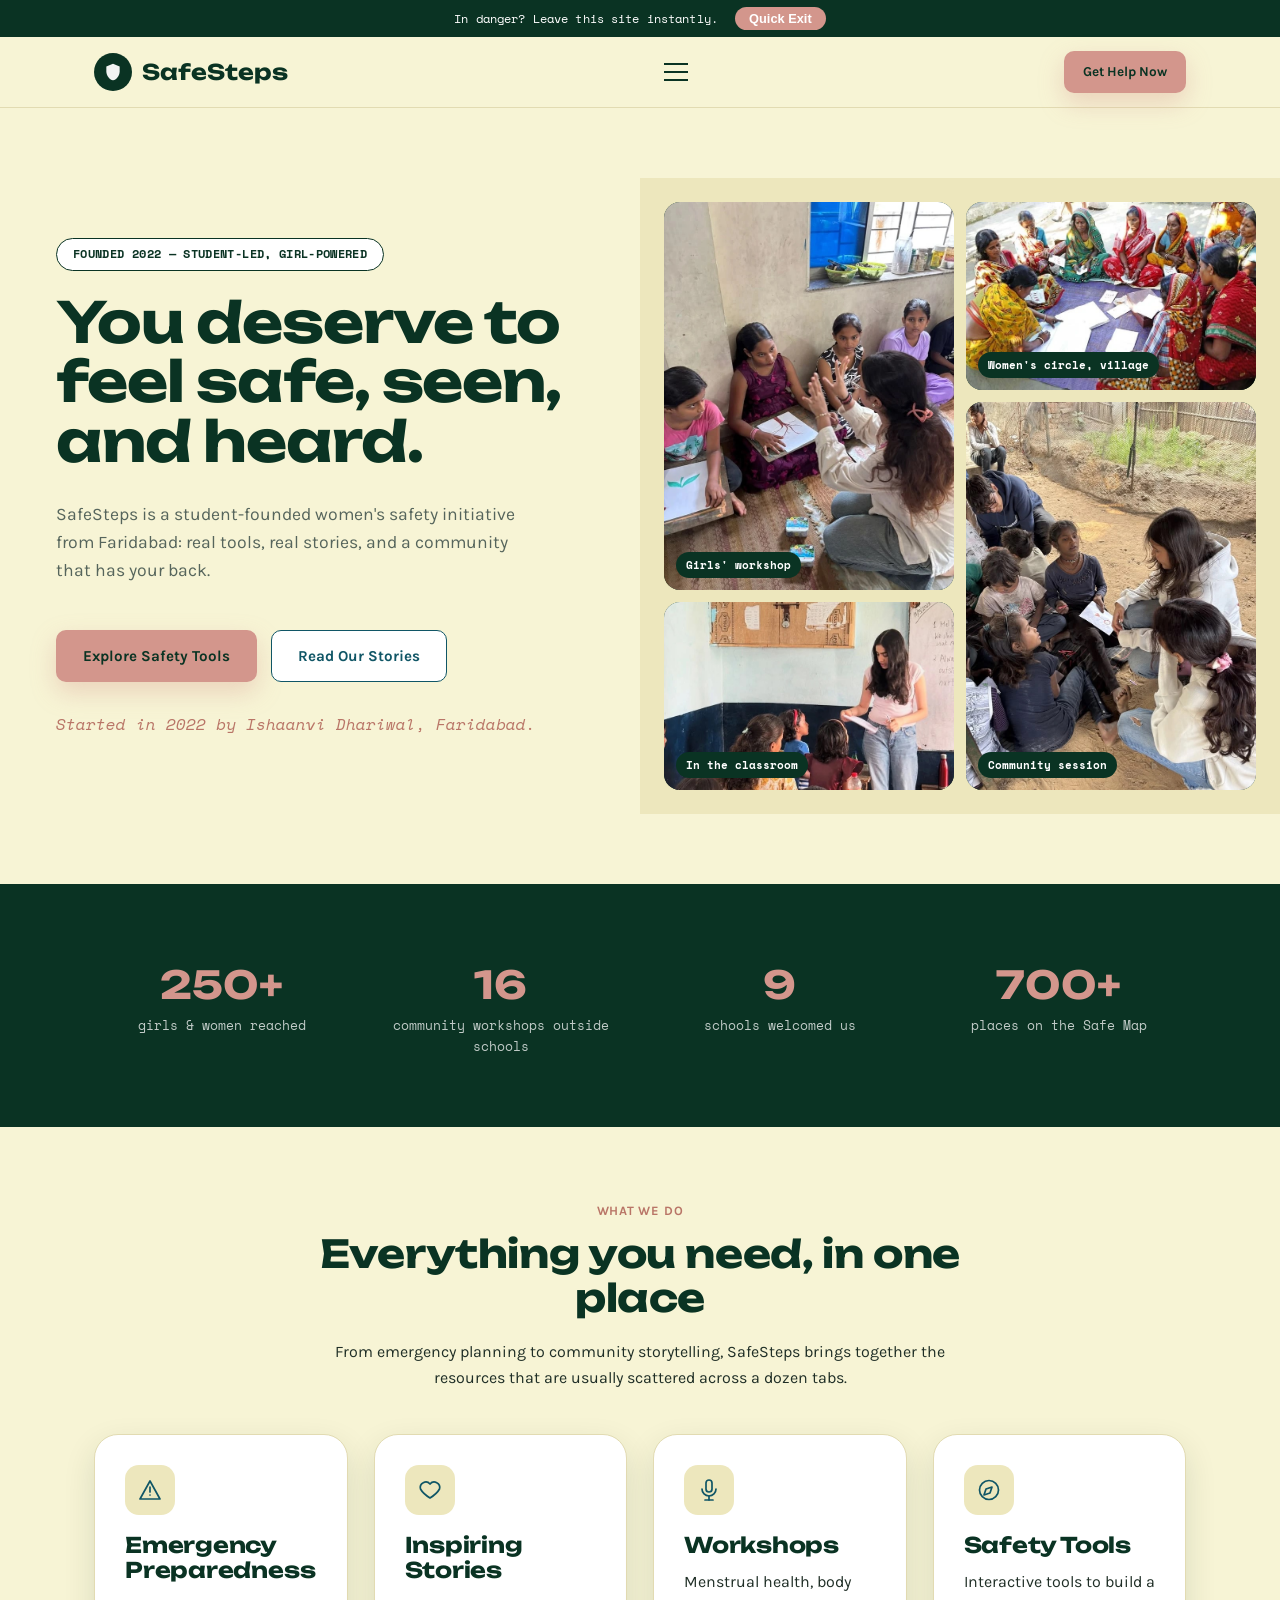
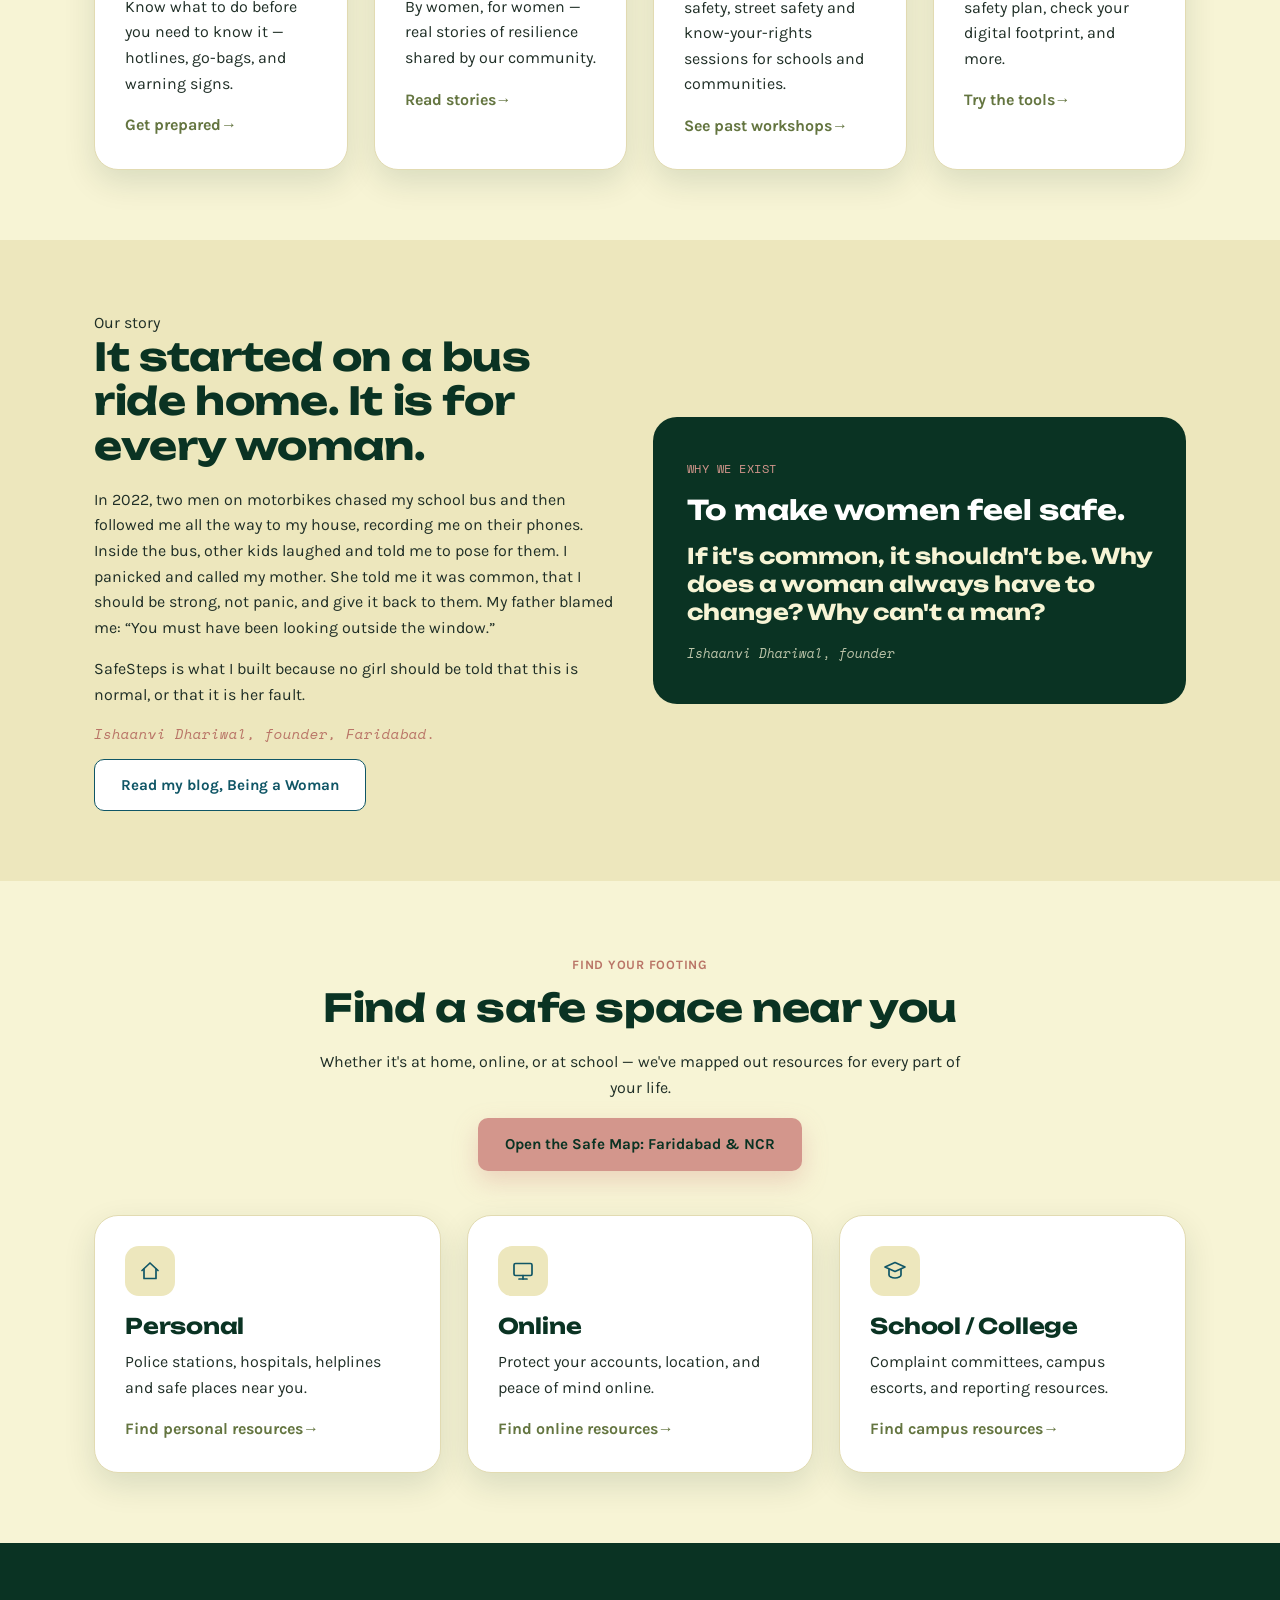
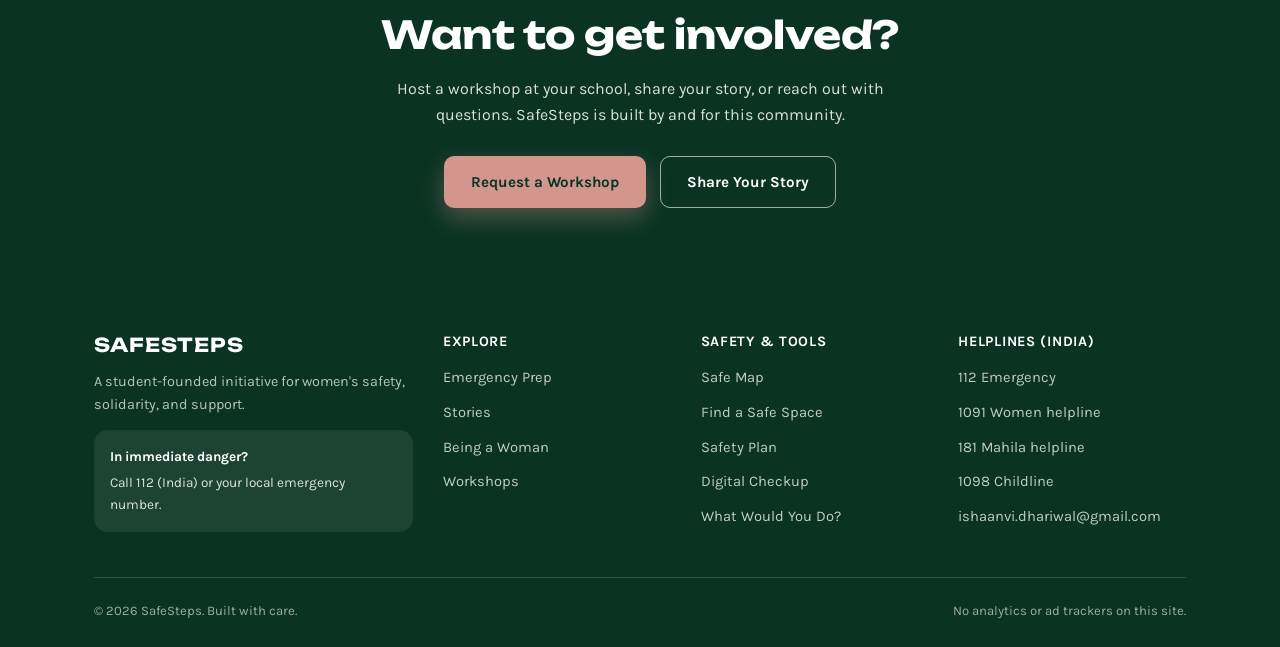
<file: index.html>
<!DOCTYPE html>
<html lang="en">
<head>
<meta charset="UTF-8" />
<meta name="viewport" content="width=device-width, initial-scale=1.0" />
<title>SafeSteps — Safety, Solidarity, and Support for Women</title>
<meta name="description" content="SafeSteps is a student-founded initiative building safety resources, community, and tools for women and girls." />
<link rel="icon" href="data:image/svg+xml,%3Csvg xmlns='http://www.w3.org/2000/svg' viewBox='0 0 24 24'%3E%3Cpath d='M12 2L4 5.5V11c0 5.2 3.4 9.8 8 11 4.6-1.2 8-5.8 8-11V5.5L12 2z' fill='%230a3323'/%3E%3C/svg%3E" />
<meta property="og:type" content="website" />
<meta property="og:title" content="SafeSteps — Safety, Solidarity, and Support for Women" />
<meta property="og:description" content="SafeSteps is a student-founded initiative building safety resources, community, and tools for women and girls." />
<meta property="og:image" content="https://ishaanvidhariwal.github.io/safesteps/assets/images/workshop-classroom.jpg" />
<meta name="twitter:card" content="summary_large_image" />
<link rel="preconnect" href="https://fonts.googleapis.com">
<link href="https://fonts.googleapis.com/css2?family=Unbounded:wght@500;600;700;800&family=Karla:wght@400;500;600;700;800&family=Space+Mono:ital,wght@0,400;0,700;1,400;1,700&display=swap" rel="stylesheet">
<link rel="stylesheet" href="assets/css/style.css" />
</head>
<body>

<div class="quick-exit-bar">
  In danger? Leave this site instantly. <button id="quickExitBtn" class="js-quick-exit" type="button">Quick Exit</button>
</div>

<header class="site-header">
  <nav class="nav-wrap">
    <a href="index.html" class="brand">
      <span class="brand-mark">
        <svg viewBox="0 0 24 24" fill="none" xmlns="http://www.w3.org/2000/svg"><path d="M12 2L4 5.5V11c0 5.2 3.4 9.8 8 11 4.6-1.2 8-5.8 8-11V5.5L12 2z" fill="white" opacity="0.95"/></svg>
      </span>
      SafeSteps
    </a>
    <button class="nav-toggle" aria-label="Toggle menu"><span></span><span></span><span></span></button>
    <ul class="nav-links">
      <li><a href="index.html" class="nav-link">Home</a></li>
      <li><a href="emergency-preparedness.html" class="nav-link">Emergency Prep</a></li>
      <li><a href="stories.html" class="nav-link">Stories</a></li>
      <li><a href="blog.html" class="nav-link">Being a Woman</a></li>
      <li><a href="workshops.html" class="nav-link">Workshops</a></li>
      <li><a href="safe-map.html" class="nav-link">Safe Map</a></li>
      <li class="has-dropdown">
        <a href="safety.html" class="nav-link">Safety ▾</a>
        <div class="dropdown">
          <a href="safety.html#personal">Personal Safety</a>
          <a href="safety.html#online">Online Safety</a>
          <a href="safety.html#school">School / College</a>
        </div>
      </li>
      <li class="has-dropdown">
        <a href="tools.html" class="nav-link">Tools ▾</a>
        <div class="dropdown">
          <a href="tools/safety-plan.html">Build a Safety Plan</a>
          <a href="tools/digital-safety-checkup.html">Digital Safety Checkup</a>
          <a href="tools/what-would-you-do.html">What Would You Do?</a>
        </div>
      </li>
    </ul>
    <div class="nav-cta">
      <a href="tools/safety-plan.html" class="btn btn-primary btn-sm">Get Help Now</a>
    </div>
  </nav>
</header>

<section class="hero-split">
  <div class="hero-copy">
    <span class="hero-eyebrow">Founded 2022 — student-led, girl-powered</span>
    <h1>You deserve to feel safe, seen, and heard.</h1>
    <p class="lead">SafeSteps is a student-founded women's safety initiative from Faridabad: real tools, real stories, and a community that has your back.</p>
    <div class="hero-actions">
      <a href="tools.html" class="btn btn-primary">Explore Safety Tools</a>
      <a href="stories.html" class="btn btn-secondary">Read Our Stories</a>
    </div>
    <p class="hero-caption">Started in 2022 by Ishaanvi Dhariwal, Faridabad.</p>
  </div>
  <div class="hero-collage">
    <div class="cell cell-1" tabindex="0"><div class="cell-inner">
      <div class="cell-face front"><img src="assets/images/workshop-girls-drawing.jpg" alt="Girls sitting on the floor with drawings while a facilitator explains something with her hands" style="object-position:50% 50%" /><span class="cell-label">Girls' workshop</span></div>
      <div class="cell-face back">16 workshops outside schools, and counting</div>
    </div></div>
    <div class="cell cell-2" tabindex="0"><div class="cell-inner">
      <div class="cell-face front"><img src="assets/images/village-women.jpg" alt="Women sitting in a circle on a mat in a village, going through cards and papers together" style="object-position:50% 50%" /><span class="cell-label">Women's circle, village</span></div>
      <div class="cell-face back">From classrooms to village courtyards</div>
    </div></div>
    <div class="cell cell-3" tabindex="0"><div class="cell-inner">
      <div class="cell-face front"><img src="assets/images/workshop-community.jpg" alt="Children and two volunteers sitting on the ground outdoors during a community session" style="object-position:50% 50%" /><span class="cell-label">Community session</span></div>
      <div class="cell-face back">250+ girls and women reached</div>
    </div></div>
    <div class="cell cell-4" tabindex="0"><div class="cell-inner">
      <div class="cell-face front"><img src="assets/images/workshop-classroom.jpg" alt="A facilitator standing in a school classroom talking with seated students" style="object-position:50% 28%" /><span class="cell-label">In the classroom</span></div>
      <div class="cell-face back">9 schools have welcomed us</div>
    </div></div>
  </div>
</section>

<section class="section-plum">
  <div class="container">
    <div class="stats-row">
      <div><div class="stat-num">250+</div><div class="stat-label">girls &amp; women reached</div></div>
      <div><div class="stat-num">16</div><div class="stat-label">community workshops outside schools</div></div>
      <div><div class="stat-num">9</div><div class="stat-label">schools welcomed us</div></div>
      <div><div class="stat-num">700+</div><div class="stat-label">places on the Safe Map</div></div>
    </div>
  </div>
</section>

<section>
  <div class="container">
    <div class="section-head">
      <span class="kicker">What we do</span>
      <h2>Everything you need, in one place</h2>
      <p>From emergency planning to community storytelling, SafeSteps brings together the resources that are usually scattered across a dozen tabs.</p>
    </div>
    <div class="grid grid-4">
      <div class="card">
        <div class="card-icon"><svg class="icon" viewBox="0 0 24 24"><path d="M12 3l10 18H2L12 3z"/><line x1="12" y1="9" x2="12" y2="14"/><line x1="12" y1="17" x2="12.01" y2="17"/></svg></div>
        <h3>Emergency Preparedness</h3>
        <p>Know what to do before you need to know it — hotlines, go-bags, and warning signs.</p>
        <a href="emergency-preparedness.html" class="card-link">Get prepared</a>
      </div>
      <div class="card">
        <div class="card-icon"><svg class="icon" viewBox="0 0 24 24"><path d="M12 20s-7-4.4-9.5-9A5.5 5.5 0 0112 6a5.5 5.5 0 019.5 5c-2.5 4.6-9.5 9-9.5 9z"/></svg></div>
        <h3>Inspiring Stories</h3>
        <p>By women, for women — real stories of resilience shared by our community.</p>
        <a href="stories.html" class="card-link">Read stories</a>
      </div>
      <div class="card">
        <div class="card-icon"><svg class="icon" viewBox="0 0 24 24"><rect x="9" y="2" width="6" height="12" rx="3"/><path d="M5 11a7 7 0 0014 0"/><line x1="12" y1="18" x2="12" y2="22"/><line x1="8" y1="22" x2="16" y2="22"/></svg></div>
        <h3>Workshops</h3>
        <p>Menstrual health, body safety, street safety and know-your-rights sessions for schools and communities.</p>
        <a href="workshops.html" class="card-link">See past workshops</a>
      </div>
      <div class="card">
        <div class="card-icon"><svg class="icon" viewBox="0 0 24 24"><circle cx="12" cy="12" r="9.5"/><path d="M15 9l-2 6-6 2 2-6z"/></svg></div>
        <h3>Safety Tools</h3>
        <p>Interactive tools to build a safety plan, check your digital footprint, and more.</p>
        <a href="tools.html" class="card-link">Try the tools</a>
      </div>
    </div>
  </div>
</section>

<section class="section-alt">
  <div class="container grid grid-2" style="align-items:center;">
    <div>
      <span class="kicker">Our story</span>
      <h2>It started on a bus ride home. It is for every woman.</h2>
      <p>In 2022, two men on motorbikes chased my school bus and then followed me all the way to my house, recording me on their phones. Inside the bus, other kids laughed and told me to pose for them. I panicked and called my mother. She told me it was common, that I should be strong, not panic, and give it back to them. My father blamed me: &ldquo;You must have been looking outside the window.&rdquo;</p>
      <p>SafeSteps is what I built because no girl should be told that this is normal, or that it is her fault.</p>
      <p class="founder-sign">Ishaanvi Dhariwal, founder, Faridabad.</p>
      <a href="blog.html" class="btn btn-secondary">Read my blog, Being a Woman</a>
    </div>
    <blockquote class="pullquote">
      <span class="pullquote-kicker">Why we exist</span>
      <p>To make women feel safe.</p>
      <p>If it's common, it shouldn't be. Why does a woman always have to change? Why can't a man?</p>
      <cite>Ishaanvi Dhariwal, founder</cite>
    </blockquote>
  </div>
</section>

<section>
  <div class="container">
    <div class="section-head">
      <span class="kicker">Find your footing</span>
      <h2>Find a safe space near you</h2>
      <p>Whether it's at home, online, or at school — we've mapped out resources for every part of your life.</p>
      <p style="margin-top:18px;"><a href="safe-map.html" class="btn btn-primary">Open the Safe Map: Faridabad &amp; NCR</a></p>
    </div>
    <div class="grid grid-3">
      <div class="card">
        <div class="card-icon"><svg class="icon" viewBox="0 0 24 24"><path d="M4 11.5L12 4l8 7.5"/><path d="M6 10v9.5h12V10"/></svg></div>
        <h3>Personal</h3>
        <p>Police stations, hospitals, helplines and safe places near you.</p>
        <a href="safety.html#personal" class="card-link">Find personal resources</a>
      </div>
      <div class="card">
        <div class="card-icon"><svg class="icon" viewBox="0 0 24 24"><rect x="3" y="4.5" width="18" height="12" rx="1.5"/><line x1="8" y1="20" x2="16" y2="20"/><line x1="12" y1="16.5" x2="12" y2="20"/></svg></div>
        <h3>Online</h3>
        <p>Protect your accounts, location, and peace of mind online.</p>
        <a href="safety.html#online" class="card-link">Find online resources</a>
      </div>
      <div class="card">
        <div class="card-icon"><svg class="icon" viewBox="0 0 24 24"><path d="M2 8l10-4.5L22 8l-10 4.5L2 8z"/><path d="M6 10.5V16c0 1.5 2.7 3 6 3s6-1.5 6-3v-5.5"/></svg></div>
        <h3>School / College</h3>
        <p>Complaint committees, campus escorts, and reporting resources.</p>
        <a href="safety.html#school" class="card-link">Find campus resources</a>
      </div>
    </div>
  </div>
</section>

<section class="section-plum text-center">
  <div class="container">
    <h2>Want to get involved?</h2>
    <p style="max-width:560px; margin:0 auto 24px; color:rgba(255,255,255,0.85);">Host a workshop at your school, share your story, or reach out with questions. SafeSteps is built by and for this community.</p>
    <div class="hero-actions" style="justify-content:center;">
      <a href="workshops.html" class="btn btn-primary">Request a Workshop</a>
      <a href="stories.html" class="btn btn-ghost">Share Your Story</a>
    </div>
  </div>
</section>

<footer class="site-footer">
  <div class="container">
    <div class="footer-grid">
      <div>
        <h4 style="font-family: var(--font-display); font-size:1.2rem;">SafeSteps</h4>
        <p style="color:rgba(255,255,255,0.7); font-size:0.9rem;">A student-founded initiative for women's safety, solidarity, and support.</p>
        <div class="hotline-box">
          <strong>In immediate danger?</strong>
          Call 112 (India) or your local emergency number.
        </div>
      </div>
      <div>
        <h4>Explore</h4>
        <ul>
          <li><a href="emergency-preparedness.html">Emergency Prep</a></li>
          <li><a href="stories.html">Stories</a></li>
          <li><a href="blog.html">Being a Woman</a></li>
          <li><a href="workshops.html">Workshops</a></li>
        </ul>
      </div>
      <div>
        <h4>Safety &amp; Tools</h4>
        <ul>
          <li><a href="safe-map.html">Safe Map</a></li>
          <li><a href="safety.html">Find a Safe Space</a></li>
          <li><a href="tools/safety-plan.html">Safety Plan</a></li>
          <li><a href="tools/digital-safety-checkup.html">Digital Checkup</a></li>
          <li><a href="tools/what-would-you-do.html">What Would You Do?</a></li>
        </ul>
      </div>
      <div>
        <h4>Helplines (India)</h4>
        <ul>
          <li><a href="tel:112">112 Emergency</a></li>
          <li><a href="tel:1091">1091 Women helpline</a></li>
          <li><a href="tel:181">181 Mahila helpline</a></li>
          <li><a href="tel:1098">1098 Childline</a></li>
          <li><a href="mailto:ishaanvi.dhariwal@gmail.com">ishaanvi.dhariwal@gmail.com</a></li>
        </ul>
      </div>
    </div>
    <div class="footer-bottom">
      <span>© <span class="js-year"></span> SafeSteps. Built with care.</span>
      <span>No analytics or ad trackers on this site.</span>
    </div>
  </div>
</footer>

<script src="assets/js/main.js"></script>
</body>
</html>
</file>
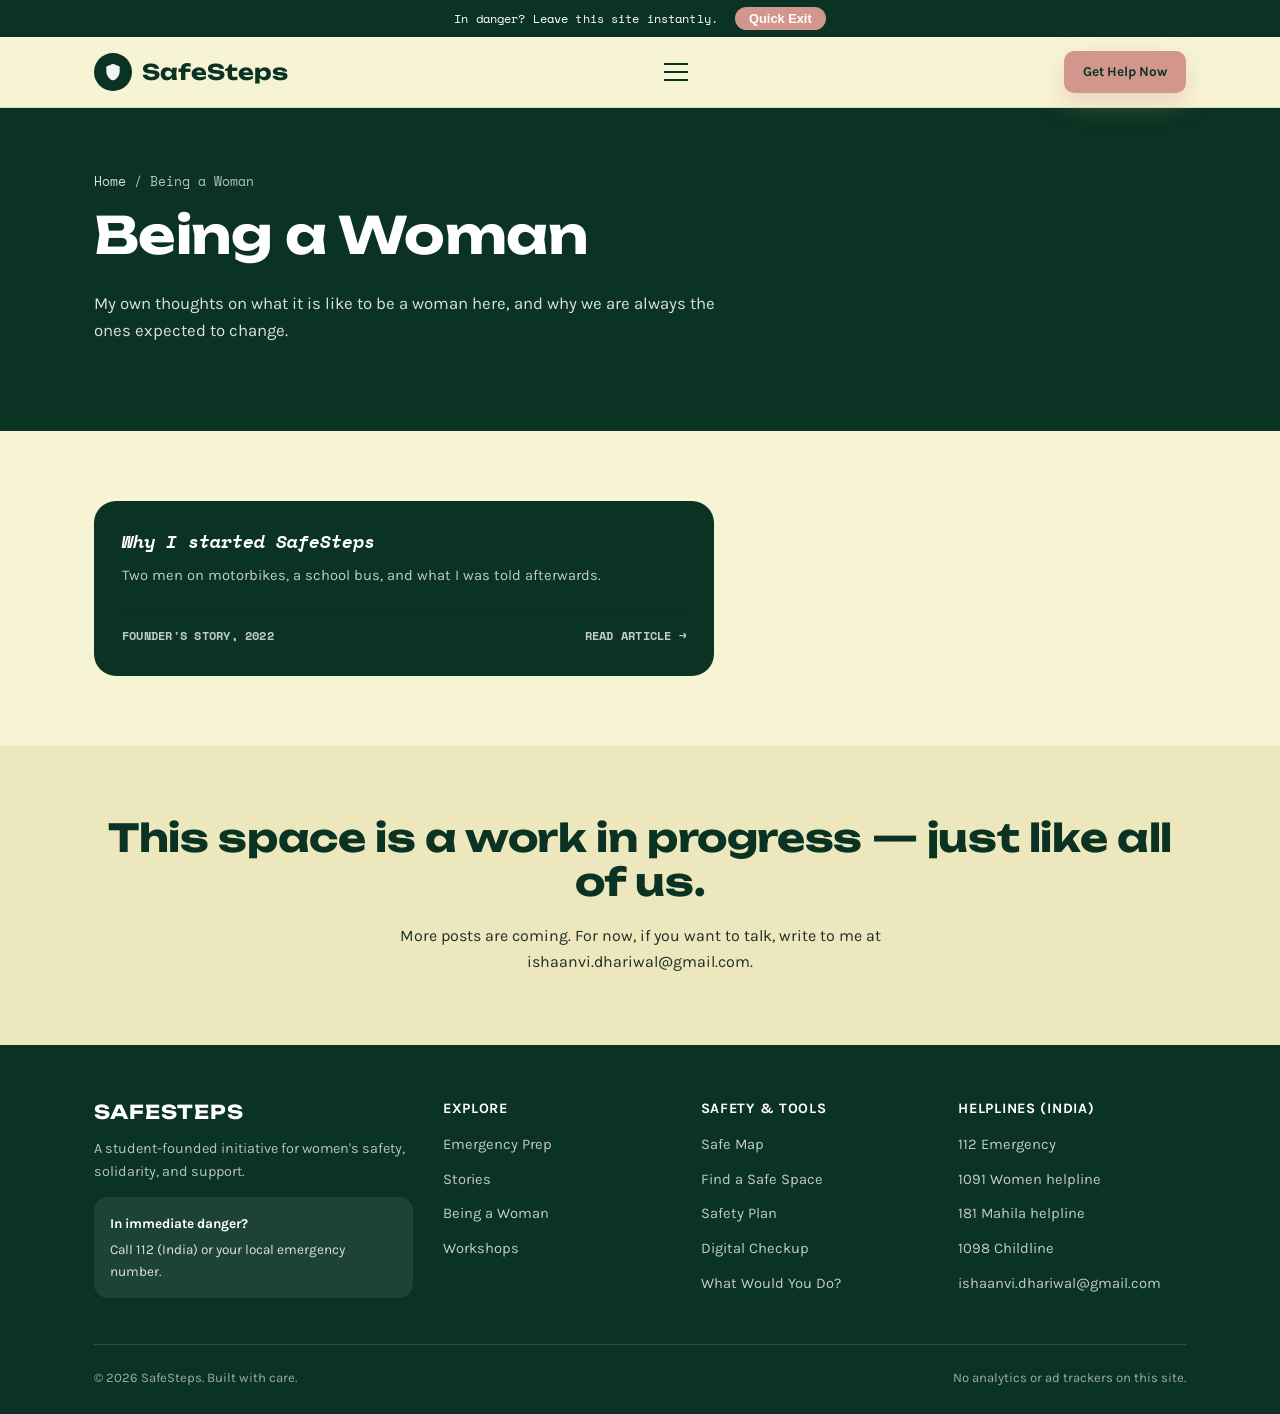
<file: blog.html>
<!DOCTYPE html>
<html lang="en">
<head>
<meta charset="UTF-8" />
<meta name="viewport" content="width=device-width, initial-scale=1.0" />
<title>Being a Woman — SafeSteps</title>
<meta name="description" content="Personal, unfiltered reflections on what it means to be a woman today." />
<link rel="icon" href="data:image/svg+xml,%3Csvg xmlns='http://www.w3.org/2000/svg' viewBox='0 0 24 24'%3E%3Cpath d='M12 2L4 5.5V11c0 5.2 3.4 9.8 8 11 4.6-1.2 8-5.8 8-11V5.5L12 2z' fill='%230a3323'/%3E%3C/svg%3E" />
<meta property="og:type" content="website" />
<meta property="og:title" content="Being a Woman — SafeSteps" />
<meta property="og:description" content="Personal, unfiltered reflections on what it means to be a woman today." />
<meta property="og:image" content="https://ishaanvidhariwal.github.io/safesteps/assets/images/workshop-classroom.jpg" />
<meta name="twitter:card" content="summary_large_image" />
<link rel="preconnect" href="https://fonts.googleapis.com">
<link href="https://fonts.googleapis.com/css2?family=Unbounded:wght@500;600;700;800&family=Karla:wght@400;500;600;700;800&family=Space+Mono:ital,wght@0,400;0,700;1,400;1,700&display=swap" rel="stylesheet">
<link rel="stylesheet" href="assets/css/style.css" />
</head>
<body>

<div class="quick-exit-bar">
  In danger? Leave this site instantly. <button id="quickExitBtn" class="js-quick-exit" type="button">Quick Exit</button>
</div>

<header class="site-header">
  <nav class="nav-wrap">
    <a href="index.html" class="brand">
      <span class="brand-mark"><svg viewBox="0 0 24 24" fill="none" xmlns="http://www.w3.org/2000/svg"><path d="M12 2L4 5.5V11c0 5.2 3.4 9.8 8 11 4.6-1.2 8-5.8 8-11V5.5L12 2z" fill="white" opacity="0.95"/></svg></span>
      SafeSteps
    </a>
    <button class="nav-toggle" aria-label="Toggle menu"><span></span><span></span><span></span></button>
    <ul class="nav-links">
      <li><a href="index.html" class="nav-link">Home</a></li>
      <li><a href="emergency-preparedness.html" class="nav-link">Emergency Prep</a></li>
      <li><a href="stories.html" class="nav-link">Stories</a></li>
      <li><a href="blog.html" class="nav-link">Being a Woman</a></li>
      <li><a href="workshops.html" class="nav-link">Workshops</a></li>
      <li><a href="safe-map.html" class="nav-link">Safe Map</a></li>
      <li class="has-dropdown">
        <a href="safety.html" class="nav-link">Safety ▾</a>
        <div class="dropdown">
          <a href="safety.html#personal">Personal Safety</a>
          <a href="safety.html#online">Online Safety</a>
          <a href="safety.html#school">School / College</a>
        </div>
      </li>
      <li class="has-dropdown">
        <a href="tools.html" class="nav-link">Tools ▾</a>
        <div class="dropdown">
          <a href="tools/safety-plan.html">Build a Safety Plan</a>
          <a href="tools/digital-safety-checkup.html">Digital Safety Checkup</a>
          <a href="tools/what-would-you-do.html">What Would You Do?</a>
        </div>
      </li>
    </ul>
    <div class="nav-cta"><a href="tools/safety-plan.html" class="btn btn-primary btn-sm">Get Help Now</a></div>
  </nav>
</header>

<section class="page-hero">
  <div class="container">
    <div class="breadcrumb"><a href="index.html">Home</a> / Being a Woman</div>
    <h1>Being a Woman</h1>
    <p>My own thoughts on what it is like to be a woman here, and why we are always the ones expected to change.</p>
  </div>
</section>

<section>
  <div class="container">
    <div class="story-grid story-grid-single">
      <div class="story-card tint-dark">
        <h3>Why I started SafeSteps</h3>
        <p class="story-excerpt">Two men on motorbikes, a school bus, and what I was told afterwards.</p>
        <p class="story-full">Content note: harassment and stalking.<br><br>It started in 2022, on the bus ride home from school. Two men on motorbikes began chasing the bus, and then followed me all the way to my house, recording me with their phones. Inside the bus, the other children laughed and mocked me. They asked me to pose for the camera.<br><br>I panicked and called my mother. She told me this was common, that I needed to be strong, not panic, and give it back to them. My father blamed me instead: &ldquo;You must have been looking outside the window.&rdquo;<br><br>SafeSteps is what I built because no girl should be told that this is normal, or that it is her fault.</p>
        <div class="story-meta"><span>Founder's story, 2022</span><span class="read-toggle"></span></div>
      </div>
    </div>
  </div>
</section>

<section class="section-alt text-center">
  <div class="container">
    <h2>This space is a work in progress — just like all of us.</h2>
    <p style="max-width:520px; margin:0 auto;">More posts are coming. For now, if you want to talk, write to me at ishaanvi.dhariwal@gmail.com.</p>
  </div>
</section>

<footer class="site-footer">
  <div class="container">
    <div class="footer-grid">
      <div>
        <h4 style="font-family: var(--font-display); font-size:1.2rem;">SafeSteps</h4>
        <p style="color:rgba(255,255,255,0.7); font-size:0.9rem;">A student-founded initiative for women's safety, solidarity, and support.</p>
        <div class="hotline-box"><strong>In immediate danger?</strong> Call 112 (India) or your local emergency number.</div>
      </div>
      <div>
        <h4>Explore</h4>
        <ul>
          <li><a href="emergency-preparedness.html">Emergency Prep</a></li>
          <li><a href="stories.html">Stories</a></li>
          <li><a href="blog.html">Being a Woman</a></li>
          <li><a href="workshops.html">Workshops</a></li>
        </ul>
      </div>
      <div>
        <h4>Safety &amp; Tools</h4>
        <ul>
          <li><a href="safe-map.html">Safe Map</a></li>
          <li><a href="safety.html">Find a Safe Space</a></li>
          <li><a href="tools/safety-plan.html">Safety Plan</a></li>
          <li><a href="tools/digital-safety-checkup.html">Digital Checkup</a></li>
          <li><a href="tools/what-would-you-do.html">What Would You Do?</a></li>
        </ul>
      </div>
      <div>
        <h4>Helplines (India)</h4>
        <ul>
          <li><a href="tel:112">112 Emergency</a></li>
          <li><a href="tel:1091">1091 Women helpline</a></li>
          <li><a href="tel:181">181 Mahila helpline</a></li>
          <li><a href="tel:1098">1098 Childline</a></li>
          <li><a href="mailto:ishaanvi.dhariwal@gmail.com">ishaanvi.dhariwal@gmail.com</a></li>
        </ul>
      </div>
    </div>
    <div class="footer-bottom">
      <span>© <span class="js-year"></span> SafeSteps. Built with care.</span>
      <span>No analytics or ad trackers on this site.</span>
    </div>
  </div>
</footer>

<script src="assets/js/main.js"></script>
</body>
</html>
</file>
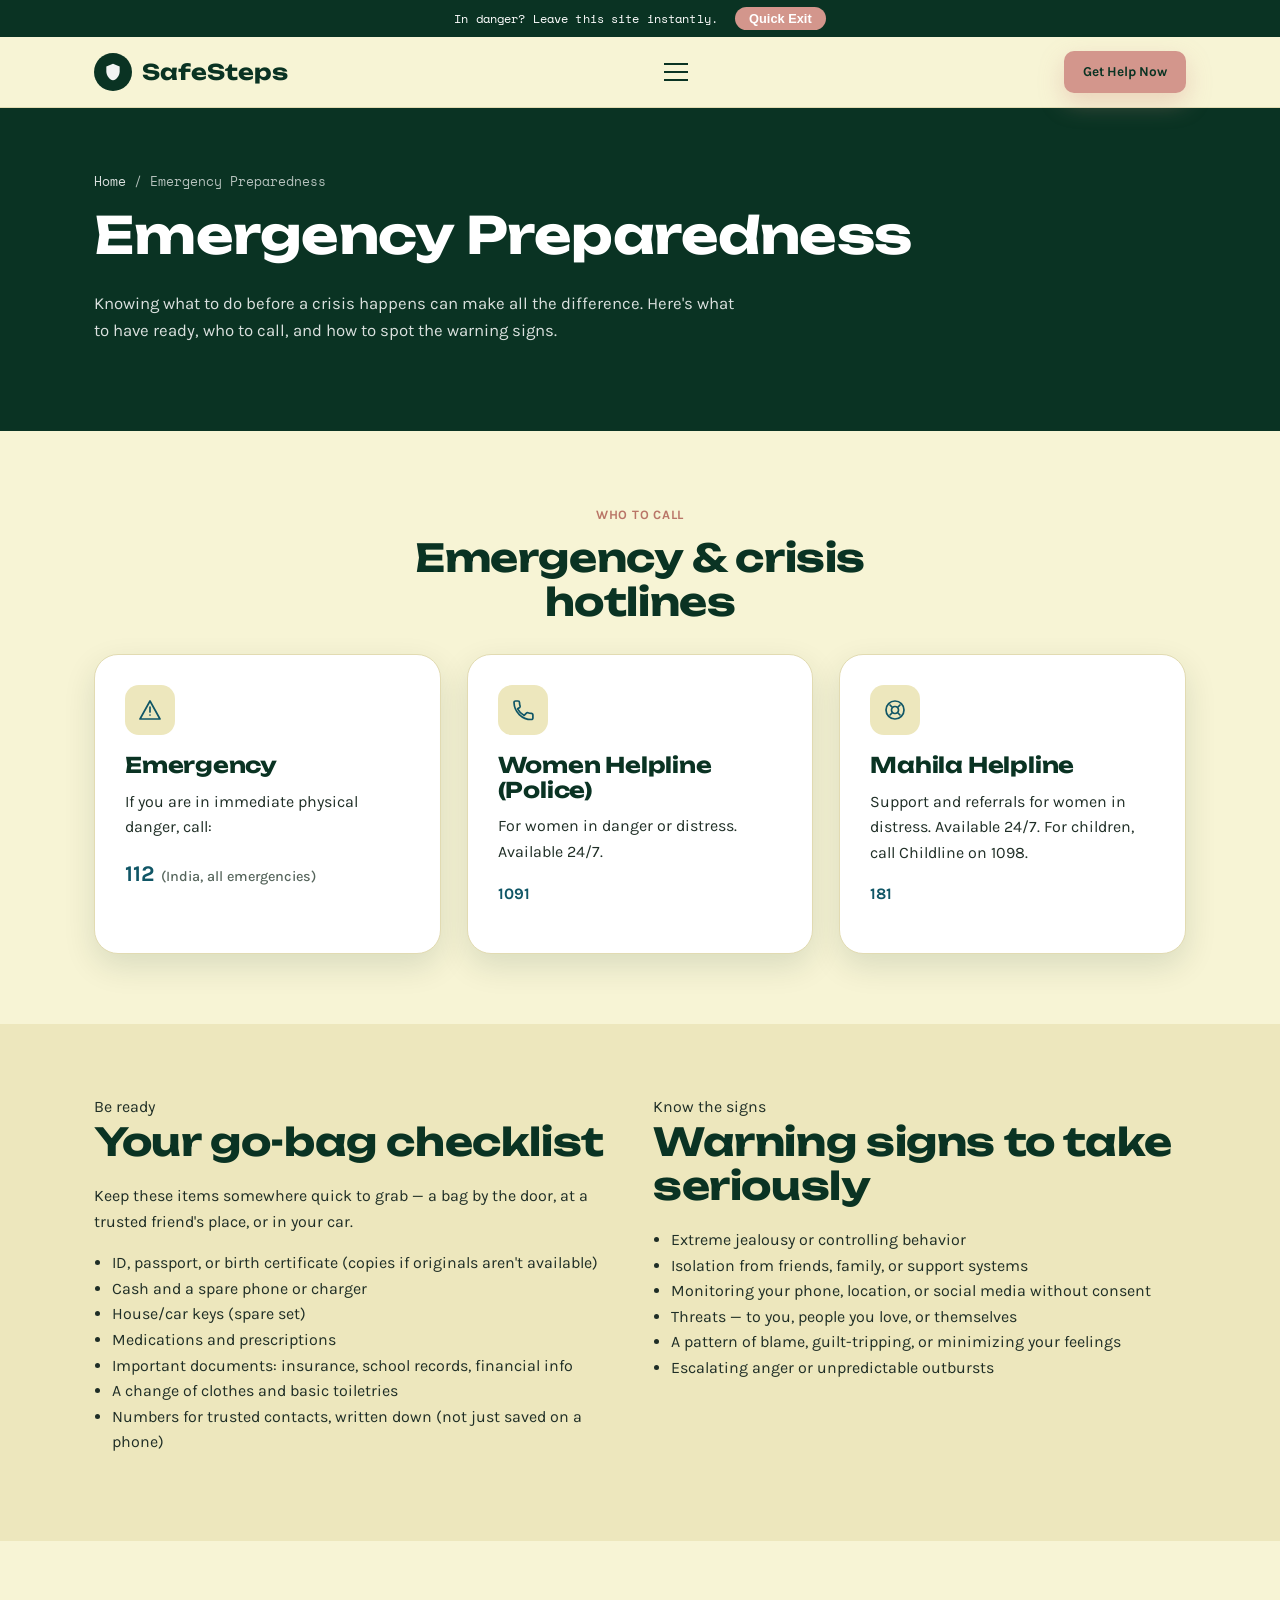
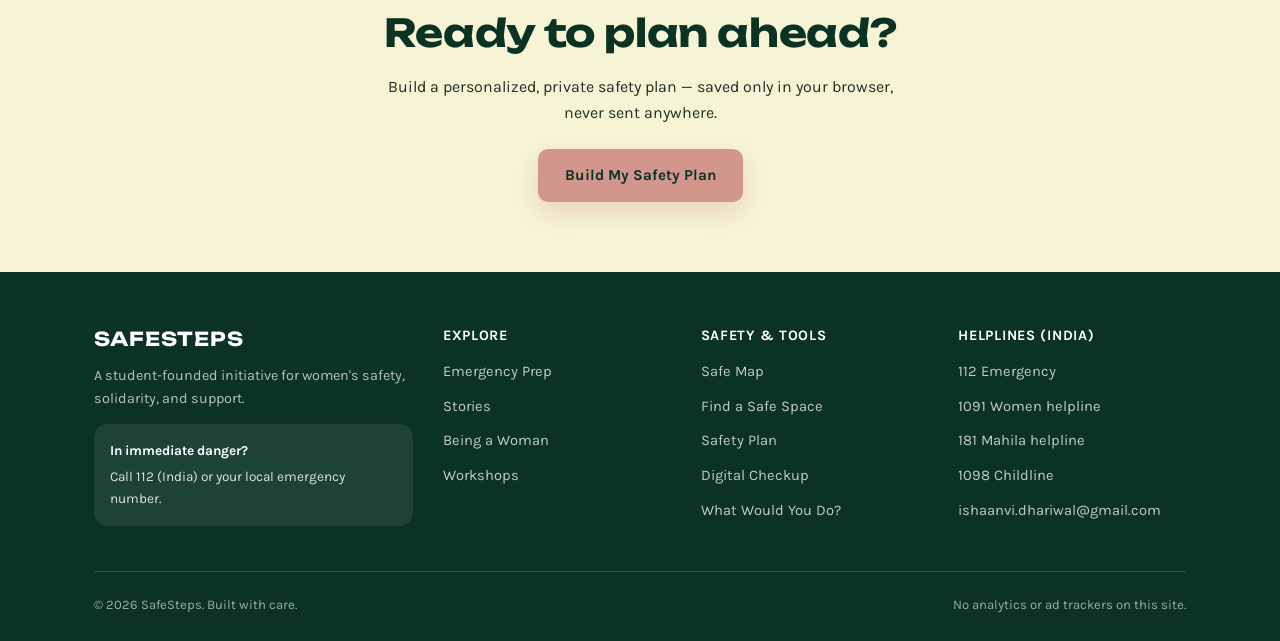
<file: emergency-preparedness.html>
<!DOCTYPE html>
<html lang="en">
<head>
<meta charset="UTF-8" />
<meta name="viewport" content="width=device-width, initial-scale=1.0" />
<title>Emergency Preparedness — SafeSteps</title>
<meta name="description" content="Hotlines, safety kit checklists, and warning signs to know before you need them." />
<link rel="icon" href="data:image/svg+xml,%3Csvg xmlns='http://www.w3.org/2000/svg' viewBox='0 0 24 24'%3E%3Cpath d='M12 2L4 5.5V11c0 5.2 3.4 9.8 8 11 4.6-1.2 8-5.8 8-11V5.5L12 2z' fill='%230a3323'/%3E%3C/svg%3E" />
<meta property="og:type" content="website" />
<meta property="og:title" content="Emergency Preparedness — SafeSteps" />
<meta property="og:description" content="Hotlines, safety kit checklists, and warning signs to know before you need them." />
<meta property="og:image" content="https://ishaanvidhariwal.github.io/safesteps/assets/images/workshop-classroom.jpg" />
<meta name="twitter:card" content="summary_large_image" />
<link rel="preconnect" href="https://fonts.googleapis.com">
<link href="https://fonts.googleapis.com/css2?family=Unbounded:wght@500;600;700;800&family=Karla:wght@400;500;600;700;800&family=Space+Mono:ital,wght@0,400;0,700;1,400;1,700&display=swap" rel="stylesheet">
<link rel="stylesheet" href="assets/css/style.css" />
</head>
<body>

<div class="quick-exit-bar">
  In danger? Leave this site instantly. <button id="quickExitBtn" class="js-quick-exit" type="button">Quick Exit</button>
</div>

<header class="site-header">
  <nav class="nav-wrap">
    <a href="index.html" class="brand">
      <span class="brand-mark"><svg viewBox="0 0 24 24" fill="none" xmlns="http://www.w3.org/2000/svg"><path d="M12 2L4 5.5V11c0 5.2 3.4 9.8 8 11 4.6-1.2 8-5.8 8-11V5.5L12 2z" fill="white" opacity="0.95"/></svg></span>
      SafeSteps
    </a>
    <button class="nav-toggle" aria-label="Toggle menu"><span></span><span></span><span></span></button>
    <ul class="nav-links">
      <li><a href="index.html" class="nav-link">Home</a></li>
      <li><a href="emergency-preparedness.html" class="nav-link">Emergency Prep</a></li>
      <li><a href="stories.html" class="nav-link">Stories</a></li>
      <li><a href="blog.html" class="nav-link">Being a Woman</a></li>
      <li><a href="workshops.html" class="nav-link">Workshops</a></li>
      <li><a href="safe-map.html" class="nav-link">Safe Map</a></li>
      <li class="has-dropdown">
        <a href="safety.html" class="nav-link">Safety ▾</a>
        <div class="dropdown">
          <a href="safety.html#personal">Personal Safety</a>
          <a href="safety.html#online">Online Safety</a>
          <a href="safety.html#school">School / College</a>
        </div>
      </li>
      <li class="has-dropdown">
        <a href="tools.html" class="nav-link">Tools ▾</a>
        <div class="dropdown">
          <a href="tools/safety-plan.html">Build a Safety Plan</a>
          <a href="tools/digital-safety-checkup.html">Digital Safety Checkup</a>
          <a href="tools/what-would-you-do.html">What Would You Do?</a>
        </div>
      </li>
    </ul>
    <div class="nav-cta"><a href="tools/safety-plan.html" class="btn btn-primary btn-sm">Get Help Now</a></div>
  </nav>
</header>

<section class="page-hero">
  <div class="container">
    <div class="breadcrumb"><a href="index.html">Home</a> / Emergency Preparedness</div>
    <h1>Emergency Preparedness</h1>
    <p>Knowing what to do before a crisis happens can make all the difference. Here's what to have ready, who to call, and how to spot the warning signs.</p>
  </div>
</section>

<section>
  <div class="container">
    <div class="section-head" style="margin-bottom:30px;">
      <span class="kicker">Who to call</span>
      <h2>Emergency &amp; crisis hotlines</h2>
    </div>
    <div class="grid grid-3">
      <div class="card">
        <div class="card-icon"><svg class="icon" viewBox="0 0 24 24"><path d="M12 3l10 18H2L12 3z"/><line x1="12" y1="9" x2="12" y2="14"/><line x1="12" y1="17" x2="12.01" y2="17"/></svg></div>
        <h3>Emergency</h3>
        <p>If you are in immediate physical danger, call:</p>
        <p style="font-size:1.4rem; font-weight:700; color:var(--color-plum);"><a href="tel:112" style="text-decoration:none;color:inherit;">112</a> <span style="font-size:0.9rem; font-weight:500; color:var(--color-ink-soft);">(India, all emergencies)</span></p>
      </div>
      <div class="card">
        <div class="card-icon"><svg class="icon" viewBox="0 0 24 24"><path d="M6.6 10.8a15.5 15.5 0 006.6 6.6l2.2-2.2a1.5 1.5 0 011.5-.4 11 11 0 003.5.6 1.5 1.5 0 011.5 1.5V20a1.5 1.5 0 01-1.5 1.5A17.5 17.5 0 013 4.5 1.5 1.5 0 014.5 3H7a1.5 1.5 0 011.5 1.5c0 1.2.2 2.4.6 3.5a1.5 1.5 0 01-.4 1.5L6.6 10.8z"/></svg></div>
        <h3>Women Helpline (Police)</h3>
        <p>For women in danger or distress. Available 24/7.</p>
        <p style="font-weight:700; color:var(--color-plum);"><a href="tel:1091" style="text-decoration:none;color:inherit;">1091</a></p>
      </div>
      <div class="card">
        <div class="card-icon"><svg class="icon" viewBox="0 0 24 24"><circle cx="12" cy="12" r="9"/><circle cx="12" cy="12" r="3.5"/><line x1="7" y1="7" x2="9.5" y2="9.5"/><line x1="14.5" y1="14.5" x2="17" y2="17"/><line x1="17" y1="7" x2="14.5" y2="9.5"/><line x1="9.5" y1="14.5" x2="7" y2="17"/></svg></div>
        <h3>Mahila Helpline</h3>
        <p>Support and referrals for women in distress. Available 24/7. For children, call Childline on 1098.</p>
        <p style="font-weight:700; color:var(--color-plum);"><a href="tel:181" style="text-decoration:none;color:inherit;">181</a></p>
      </div>
    </div>
  </div>
</section>

<section class="section-alt">
  <div class="container grid grid-2">
    <div>
      <span class="kicker">Be ready</span>
      <h2>Your go-bag checklist</h2>
      <p>Keep these items somewhere quick to grab — a bag by the door, at a trusted friend's place, or in your car.</p>
      <ul style="padding-left: 18px;">
        <li>ID, passport, or birth certificate (copies if originals aren't available)</li>
        <li>Cash and a spare phone or charger</li>
        <li>House/car keys (spare set)</li>
        <li>Medications and prescriptions</li>
        <li>Important documents: insurance, school records, financial info</li>
        <li>A change of clothes and basic toiletries</li>
        <li>Numbers for trusted contacts, written down (not just saved on a phone)</li>
      </ul>
    </div>
    <div>
      <span class="kicker">Know the signs</span>
      <h2>Warning signs to take seriously</h2>
      <ul style="padding-left: 18px;">
        <li>Extreme jealousy or controlling behavior</li>
        <li>Isolation from friends, family, or support systems</li>
        <li>Monitoring your phone, location, or social media without consent</li>
        <li>Threats — to you, people you love, or themselves</li>
        <li>A pattern of blame, guilt-tripping, or minimizing your feelings</li>
        <li>Escalating anger or unpredictable outbursts</li>
      </ul>
    </div>
  </div>
</section>

<section class="text-center">
  <div class="container">
    <h2>Ready to plan ahead?</h2>
    <p style="max-width:520px; margin:0 auto 24px;">Build a personalized, private safety plan — saved only in your browser, never sent anywhere.</p>
    <a href="tools/safety-plan.html" class="btn btn-primary">Build My Safety Plan</a>
  </div>
</section>

<footer class="site-footer">
  <div class="container">
    <div class="footer-grid">
      <div>
        <h4 style="font-family: var(--font-display); font-size:1.2rem;">SafeSteps</h4>
        <p style="color:rgba(255,255,255,0.7); font-size:0.9rem;">A student-founded initiative for women's safety, solidarity, and support.</p>
        <div class="hotline-box"><strong>In immediate danger?</strong> Call 112 (India) or your local emergency number.</div>
      </div>
      <div>
        <h4>Explore</h4>
        <ul>
          <li><a href="emergency-preparedness.html">Emergency Prep</a></li>
          <li><a href="stories.html">Stories</a></li>
          <li><a href="blog.html">Being a Woman</a></li>
          <li><a href="workshops.html">Workshops</a></li>
        </ul>
      </div>
      <div>
        <h4>Safety &amp; Tools</h4>
        <ul>
          <li><a href="safe-map.html">Safe Map</a></li>
          <li><a href="safety.html">Find a Safe Space</a></li>
          <li><a href="tools/safety-plan.html">Safety Plan</a></li>
          <li><a href="tools/digital-safety-checkup.html">Digital Checkup</a></li>
          <li><a href="tools/what-would-you-do.html">What Would You Do?</a></li>
        </ul>
      </div>
      <div>
        <h4>Helplines (India)</h4>
        <ul>
          <li><a href="tel:112">112 Emergency</a></li>
          <li><a href="tel:1091">1091 Women helpline</a></li>
          <li><a href="tel:181">181 Mahila helpline</a></li>
          <li><a href="tel:1098">1098 Childline</a></li>
          <li><a href="mailto:ishaanvi.dhariwal@gmail.com">ishaanvi.dhariwal@gmail.com</a></li>
        </ul>
      </div>
    </div>
    <div class="footer-bottom">
      <span>© <span class="js-year"></span> SafeSteps. Built with care.</span>
      <span>No analytics or ad trackers on this site.</span>
    </div>
  </div>
</footer>

<script src="assets/js/main.js"></script>
</body>
</html>
</file>
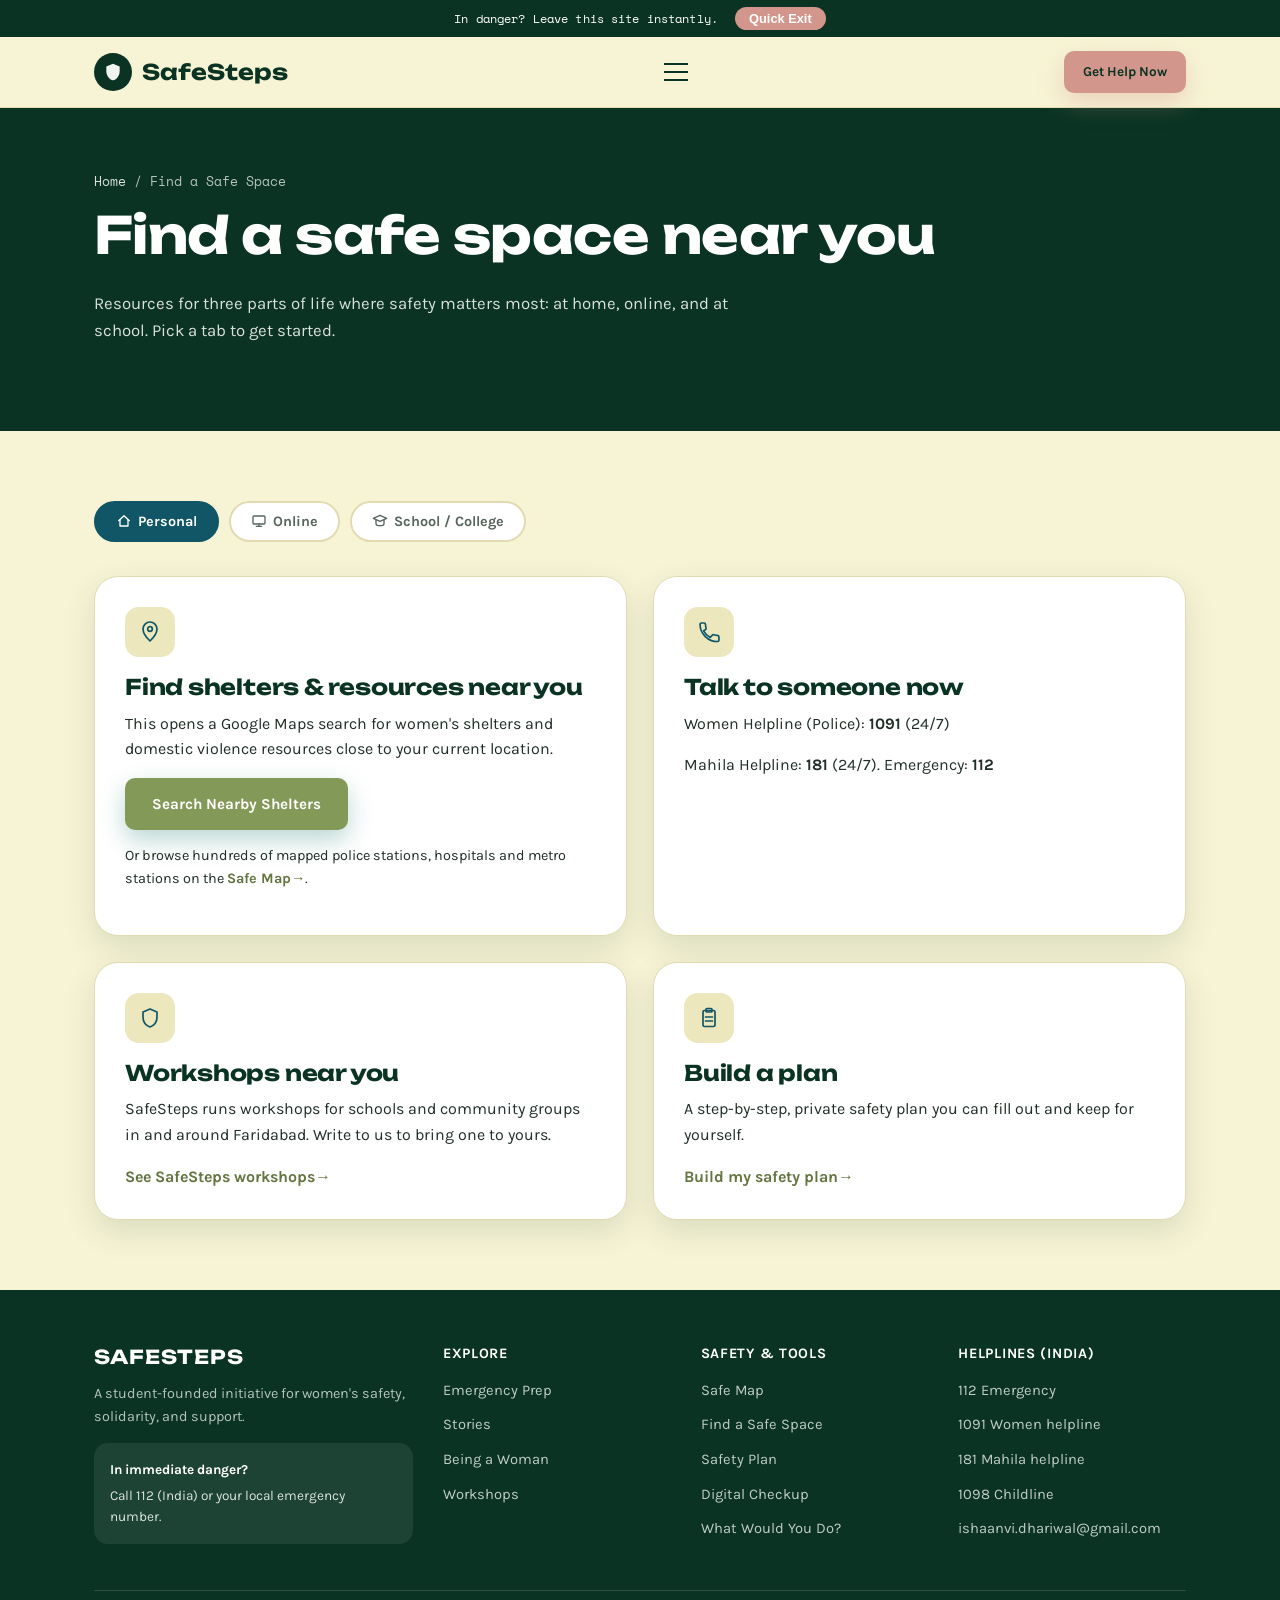
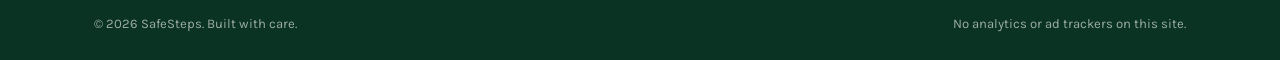
<file: safety.html>
<!DOCTYPE html>
<html lang="en">
<head>
<meta charset="UTF-8" />
<meta name="viewport" content="width=device-width, initial-scale=1.0" />
<title>Find a Safe Space — SafeSteps</title>
<meta name="description" content="Personal, online, and school/college safety resources near you." />
<link rel="icon" href="data:image/svg+xml,%3Csvg xmlns='http://www.w3.org/2000/svg' viewBox='0 0 24 24'%3E%3Cpath d='M12 2L4 5.5V11c0 5.2 3.4 9.8 8 11 4.6-1.2 8-5.8 8-11V5.5L12 2z' fill='%230a3323'/%3E%3C/svg%3E" />
<meta property="og:type" content="website" />
<meta property="og:title" content="Find a Safe Space — SafeSteps" />
<meta property="og:description" content="Personal, online, and school/college safety resources near you." />
<meta property="og:image" content="https://ishaanvidhariwal.github.io/safesteps/assets/images/workshop-classroom.jpg" />
<meta name="twitter:card" content="summary_large_image" />
<link rel="preconnect" href="https://fonts.googleapis.com">
<link href="https://fonts.googleapis.com/css2?family=Unbounded:wght@500;600;700;800&family=Karla:wght@400;500;600;700;800&family=Space+Mono:ital,wght@0,400;0,700;1,400;1,700&display=swap" rel="stylesheet">
<link rel="stylesheet" href="assets/css/style.css" />
</head>
<body>

<div class="quick-exit-bar">
  In danger? Leave this site instantly. <button id="quickExitBtn" class="js-quick-exit" type="button">Quick Exit</button>
</div>

<header class="site-header">
  <nav class="nav-wrap">
    <a href="index.html" class="brand">
      <span class="brand-mark"><svg viewBox="0 0 24 24" fill="none" xmlns="http://www.w3.org/2000/svg"><path d="M12 2L4 5.5V11c0 5.2 3.4 9.8 8 11 4.6-1.2 8-5.8 8-11V5.5L12 2z" fill="white" opacity="0.95"/></svg></span>
      SafeSteps
    </a>
    <button class="nav-toggle" aria-label="Toggle menu"><span></span><span></span><span></span></button>
    <ul class="nav-links">
      <li><a href="index.html" class="nav-link">Home</a></li>
      <li><a href="emergency-preparedness.html" class="nav-link">Emergency Prep</a></li>
      <li><a href="stories.html" class="nav-link">Stories</a></li>
      <li><a href="blog.html" class="nav-link">Being a Woman</a></li>
      <li><a href="workshops.html" class="nav-link">Workshops</a></li>
      <li><a href="safe-map.html" class="nav-link">Safe Map</a></li>
      <li class="has-dropdown">
        <a href="safety.html" class="nav-link active">Safety ▾</a>
        <div class="dropdown">
          <a href="safety.html#personal">Personal Safety</a>
          <a href="safety.html#online">Online Safety</a>
          <a href="safety.html#school">School / College</a>
        </div>
      </li>
      <li class="has-dropdown">
        <a href="tools.html" class="nav-link">Tools ▾</a>
        <div class="dropdown">
          <a href="tools/safety-plan.html">Build a Safety Plan</a>
          <a href="tools/digital-safety-checkup.html">Digital Safety Checkup</a>
          <a href="tools/what-would-you-do.html">What Would You Do?</a>
        </div>
      </li>
    </ul>
    <div class="nav-cta"><a href="tools/safety-plan.html" class="btn btn-primary btn-sm">Get Help Now</a></div>
  </nav>
</header>

<section class="page-hero">
  <div class="container">
    <div class="breadcrumb"><a href="index.html">Home</a> / Find a Safe Space</div>
    <h1>Find a safe space near you</h1>
    <p>Resources for three parts of life where safety matters most: at home, online, and at school. Pick a tab to get started.</p>
  </div>
</section>

<section>
  <div class="container">
    <div class="tabs" data-tabs>
      <button class="tab-btn active" data-tab="personal"><svg class="tab-icon" viewBox="0 0 24 24"><path d="M4 11.5L12 4l8 7.5"/><path d="M6 10v9.5h12V10"/></svg>Personal</button>
      <button class="tab-btn" data-tab="online"><svg class="tab-icon" viewBox="0 0 24 24"><rect x="3" y="4.5" width="18" height="12" rx="1.5"/><line x1="8" y1="20" x2="16" y2="20"/><line x1="12" y1="16.5" x2="12" y2="20"/></svg>Online</button>
      <button class="tab-btn" data-tab="school"><svg class="tab-icon" viewBox="0 0 24 24"><path d="M2 8l10-4.5L22 8l-10 4.5L2 8z"/><path d="M6 10.5V16c0 1.5 2.7 3 6 3s6-1.5 6-3v-5.5"/></svg>School / College</button>
    </div>

    <!-- PERSONAL -->
    <div class="tab-panel active" id="personal">
      <div class="grid grid-2">
        <div class="card">
          <div class="card-icon"><svg class="icon" viewBox="0 0 24 24"><path d="M12 21s7-6.6 7-12a7 7 0 10-14 0c0 5.4 7 12 7 12z"/><circle cx="12" cy="9" r="2.3"/></svg></div>
          <h3>Find shelters &amp; resources near you</h3>
          <p>This opens a Google Maps search for women's shelters and domestic violence resources close to your current location.</p>
          <a class="btn btn-teal" target="_blank" rel="noopener"
             href="https://www.google.com/maps/search/?api=1&query=women%27s+shelter+domestic+violence+resources+near+me">
             Search Nearby Shelters
          </a>
          <p style="margin-top:14px;font-size:0.9rem;">Or browse hundreds of mapped police stations, hospitals and metro stations on the <a class="card-link" href="safe-map.html">Safe Map</a>.</p>
        </div>
        <div class="card">
          <div class="card-icon"><svg class="icon" viewBox="0 0 24 24"><path d="M6.6 10.8a15.5 15.5 0 006.6 6.6l2.2-2.2a1.5 1.5 0 011.5-.4 11 11 0 003.5.6 1.5 1.5 0 011.5 1.5V20a1.5 1.5 0 01-1.5 1.5A17.5 17.5 0 013 4.5 1.5 1.5 0 014.5 3H7a1.5 1.5 0 011.5 1.5c0 1.2.2 2.4.6 3.5a1.5 1.5 0 01-.4 1.5L6.6 10.8z"/></svg></div>
          <h3>Talk to someone now</h3>
          <p>Women Helpline (Police): <strong>1091</strong> (24/7)</p>
          <p>Mahila Helpline: <strong>181</strong> (24/7). Emergency: <strong>112</strong></p>
        </div>
        <div class="card">
          <div class="card-icon"><svg class="icon" viewBox="0 0 24 24"><path d="M12 3l7 3v5c0 5-3 8.5-7 10-4-1.5-7-5-7-10V6l7-3z"/></svg></div>
          <h3>Workshops near you</h3>
          <p>SafeSteps runs workshops for schools and community groups in and around Faridabad. Write to us to bring one to yours.</p>
          <a href="workshops.html" class="card-link">See SafeSteps workshops</a>
        </div>
        <div class="card">
          <div class="card-icon"><svg class="icon" viewBox="0 0 24 24"><rect x="6" y="4.5" width="12" height="16" rx="1.5"/><rect x="9" y="2.5" width="6" height="3.5" rx="1"/><line x1="8.5" y1="11" x2="15.5" y2="11"/><line x1="8.5" y1="15" x2="15.5" y2="15"/></svg></div>
          <h3>Build a plan</h3>
          <p>A step-by-step, private safety plan you can fill out and keep for yourself.</p>
          <a href="tools/safety-plan.html" class="card-link">Build my safety plan</a>
        </div>
      </div>
    </div>

    <!-- ONLINE -->
    <div class="tab-panel" id="online">
      <div class="grid grid-2">
        <div class="card">
          <div class="card-icon"><svg class="icon" viewBox="0 0 24 24"><rect x="5" y="11" width="14" height="9" rx="1.5"/><path d="M8 11V7a4 4 0 018 0v4"/></svg></div>
          <h3>Run a digital safety checkup</h3>
          <p>Check your social media, location sharing, and account security in a few minutes.</p>
          <a href="tools/digital-safety-checkup.html" class="card-link">Start the checkup</a>
        </div>
        <div class="card">
          <div class="card-icon"><svg class="icon" viewBox="0 0 24 24"><circle cx="12" cy="12" r="9.5"/><line x1="5.5" y1="5.5" x2="18.5" y2="18.5"/></svg></div>
          <h3>Being harassed online?</h3>
          <p>Document everything (screenshots with dates/usernames), block and report the account on the platform, and avoid engaging directly. You can also file a complaint at <a class="card-link" href="https://cybercrime.gov.in">cybercrime.gov.in</a> or call 1930.</p>
        </div>
        <div class="card">
          <div class="card-icon"><svg class="icon" viewBox="0 0 24 24"><path d="M12 21s7-6.6 7-12a7 7 0 10-14 0c0 5.4 7 12 7 12z"/><circle cx="12" cy="9" r="2.3"/></svg></div>
          <h3>Location sharing</h3>
          <p>Turn off location sharing on social apps by default, and check which apps have background location access in your phone's settings.</p>
        </div>
        <div class="card">
          <div class="card-icon"><svg class="icon" viewBox="0 0 24 24"><path d="M3 12s3.5-6.5 9-6.5 9 6.5 9 6.5-3.5 6.5-9 6.5S3 12 3 12z"/><circle cx="12" cy="12" r="2.6"/><line x1="3" y1="21" x2="21" y2="3"/></svg></div>
          <h3>Being tracked or stalked online?</h3>
          <p>Stalking and online harassment are crimes in India. You can file a complaint at <a class="card-link" href="https://cybercrime.gov.in">cybercrime.gov.in</a>, with your local police, or call the Women Helpline on 1091.</p>
        </div>
      </div>
    </div>

    <!-- SCHOOL -->
    <div class="tab-panel" id="school">
      <div class="grid grid-2">
        <div class="card">
          <div class="card-icon"><svg class="icon" viewBox="0 0 24 24"><path d="M12 3v18"/><path d="M5 7h14"/><path d="M5 7l-3 6a3 3 0 006 0l-3-6z"/><path d="M19 7l-3 6a3 3 0 006 0l-3-6z"/></svg></div>
          <h3>Complaint committees &amp; reporting</h3>
          <p>Colleges and universities in India are required to have an Internal Complaints Committee (ICC) for sexual harassment complaints. Ask your college who its presiding officer is. If you are under 18, you can also call Childline on 1098.</p>
        </div>
        <div class="card">
          <div class="card-icon"><svg class="icon" viewBox="0 0 24 24"><path d="M12 2l7 20-7-4-7 4 7-20z"/></svg></div>
          <h3>Campus safety escorts</h3>
          <p>Many campuses offer a free walking escort or safe-ride service at night. Ask your campus security office what is available.</p>
        </div>
        <div class="card">
          <div class="card-icon"><svg class="icon" viewBox="0 0 24 24"><line x1="3" y1="21" x2="21" y2="21"/><path d="M4 21V10l8-6 8 6v11"/><line x1="9" y1="21" x2="9" y2="14"/><line x1="15" y1="21" x2="15" y2="14"/></svg></div>
          <h3>Bring SafeSteps to your school</h3>
          <p>Request a workshop on menstrual health, body safety, street safety or knowing your rights for your school or group.</p>
          <a href="workshops.html" class="card-link">Request a workshop</a>
        </div>
        <div class="card">
          <div class="card-icon"><svg class="icon" viewBox="0 0 24 24"><circle cx="9" cy="8" r="3"/><path d="M3 20c0-3.3 2.7-5.5 6-5.5s6 2.2 6 5.5"/><circle cx="17" cy="9" r="2.3"/><path d="M15.5 14.3c2.4.4 4 2.1 4 4.7"/></svg></div>
          <h3>Peer support</h3>
          <p>Talk to a counsellor, a teacher you trust, or a friend. If you want company in raising an issue, write to us at <a class="card-link" href="mailto:ishaanvi.dhariwal@gmail.com">ishaanvi.dhariwal@gmail.com</a>.</p>
        </div>
      </div>
    </div>
  </div>
</section>

<footer class="site-footer">
  <div class="container">
    <div class="footer-grid">
      <div>
        <h4 style="font-family: var(--font-display); font-size:1.2rem;">SafeSteps</h4>
        <p style="color:rgba(255,255,255,0.7); font-size:0.9rem;">A student-founded initiative for women's safety, solidarity, and support.</p>
        <div class="hotline-box"><strong>In immediate danger?</strong> Call 112 (India) or your local emergency number.</div>
      </div>
      <div>
        <h4>Explore</h4>
        <ul>
          <li><a href="emergency-preparedness.html">Emergency Prep</a></li>
          <li><a href="stories.html">Stories</a></li>
          <li><a href="blog.html">Being a Woman</a></li>
          <li><a href="workshops.html">Workshops</a></li>
        </ul>
      </div>
      <div>
        <h4>Safety &amp; Tools</h4>
        <ul>
          <li><a href="safe-map.html">Safe Map</a></li>
          <li><a href="safety.html">Find a Safe Space</a></li>
          <li><a href="tools/safety-plan.html">Safety Plan</a></li>
          <li><a href="tools/digital-safety-checkup.html">Digital Checkup</a></li>
          <li><a href="tools/what-would-you-do.html">What Would You Do?</a></li>
        </ul>
      </div>
      <div>
        <h4>Helplines (India)</h4>
        <ul>
          <li><a href="tel:112">112 Emergency</a></li>
          <li><a href="tel:1091">1091 Women helpline</a></li>
          <li><a href="tel:181">181 Mahila helpline</a></li>
          <li><a href="tel:1098">1098 Childline</a></li>
          <li><a href="mailto:ishaanvi.dhariwal@gmail.com">ishaanvi.dhariwal@gmail.com</a></li>
        </ul>
      </div>
    </div>
    <div class="footer-bottom">
      <span>© <span class="js-year"></span> SafeSteps. Built with care.</span>
      <span>No analytics or ad trackers on this site.</span>
    </div>
  </div>
</footer>

<script src="assets/js/main.js"></script>
<script>
  // Support deep-linking to a tab via URL hash, e.g. safety.html#online
  document.addEventListener("DOMContentLoaded", () => {
    const hash = window.location.hash.replace("#", "");
    if (hash) {
      const btn = document.querySelector(`.tab-btn[data-tab="${hash}"]`);
      if (btn) btn.click();
    }
  });
</script>
</body>
</html>
</file>
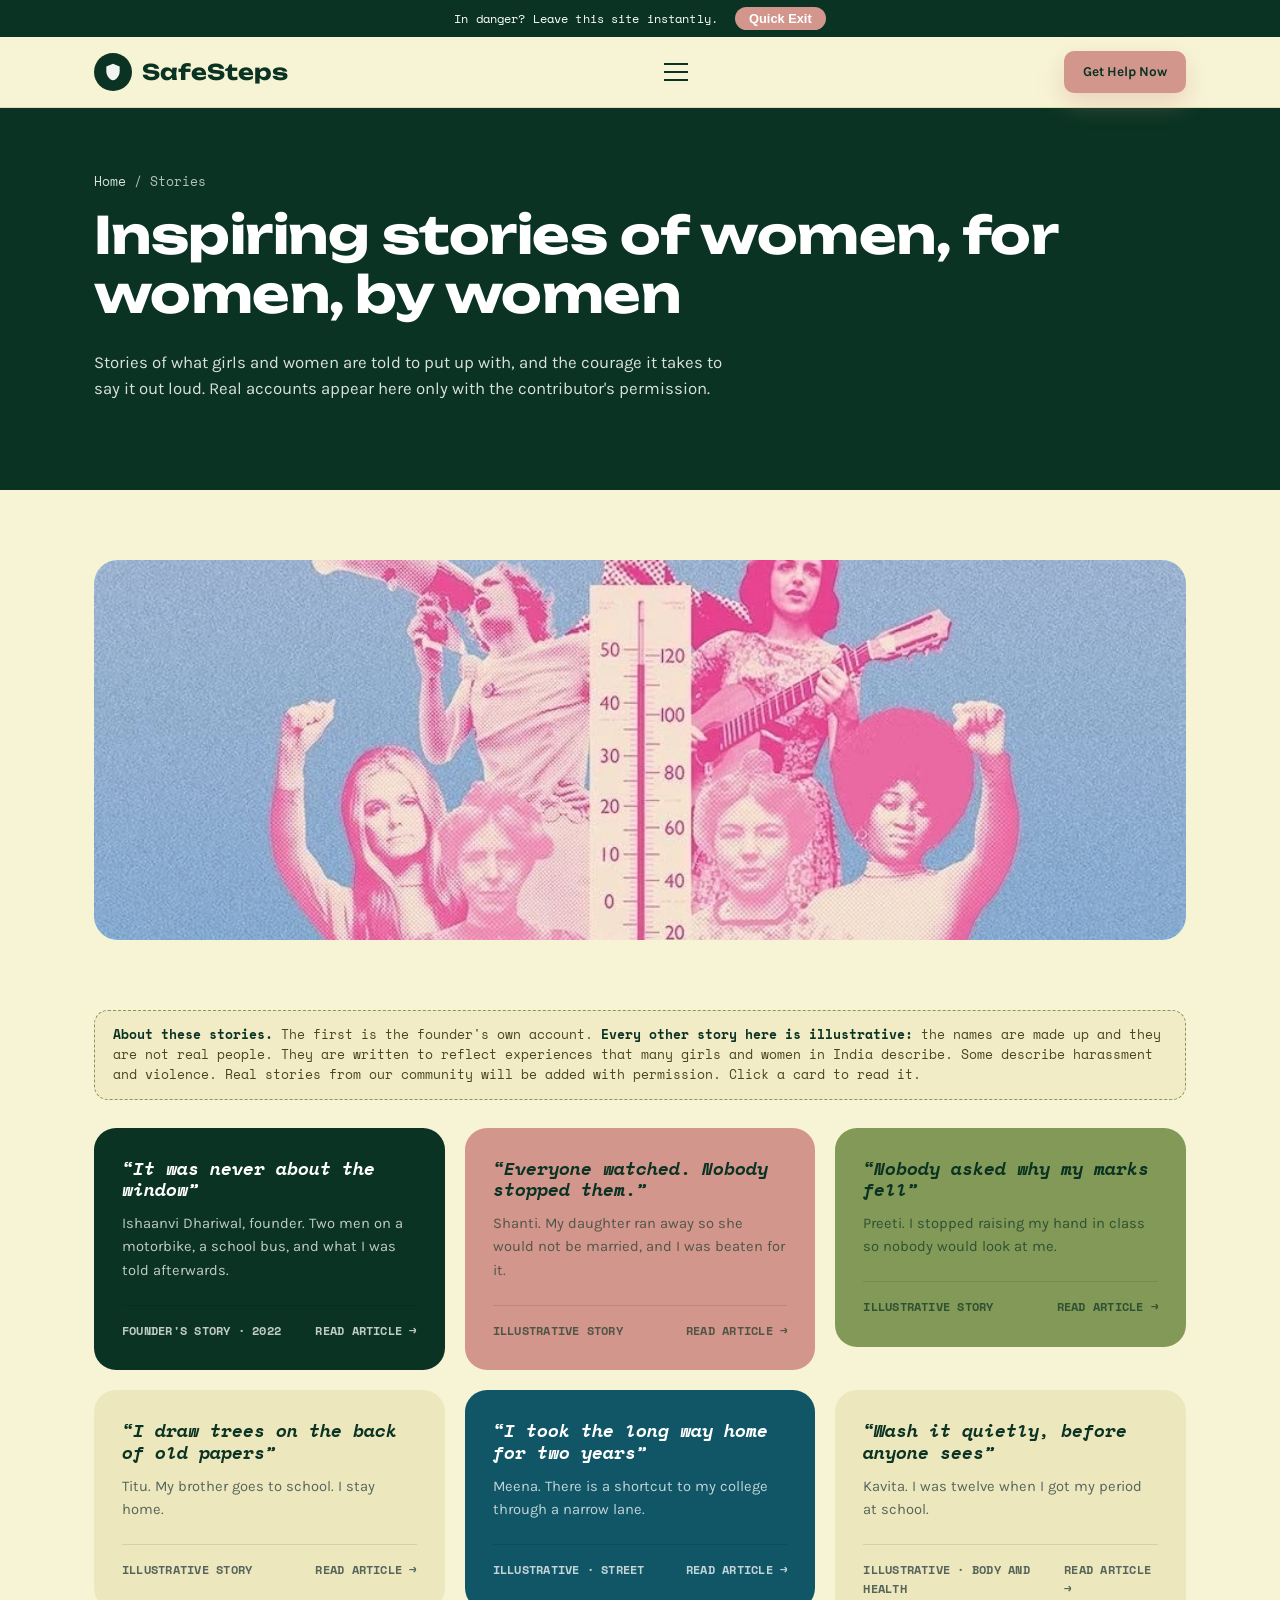
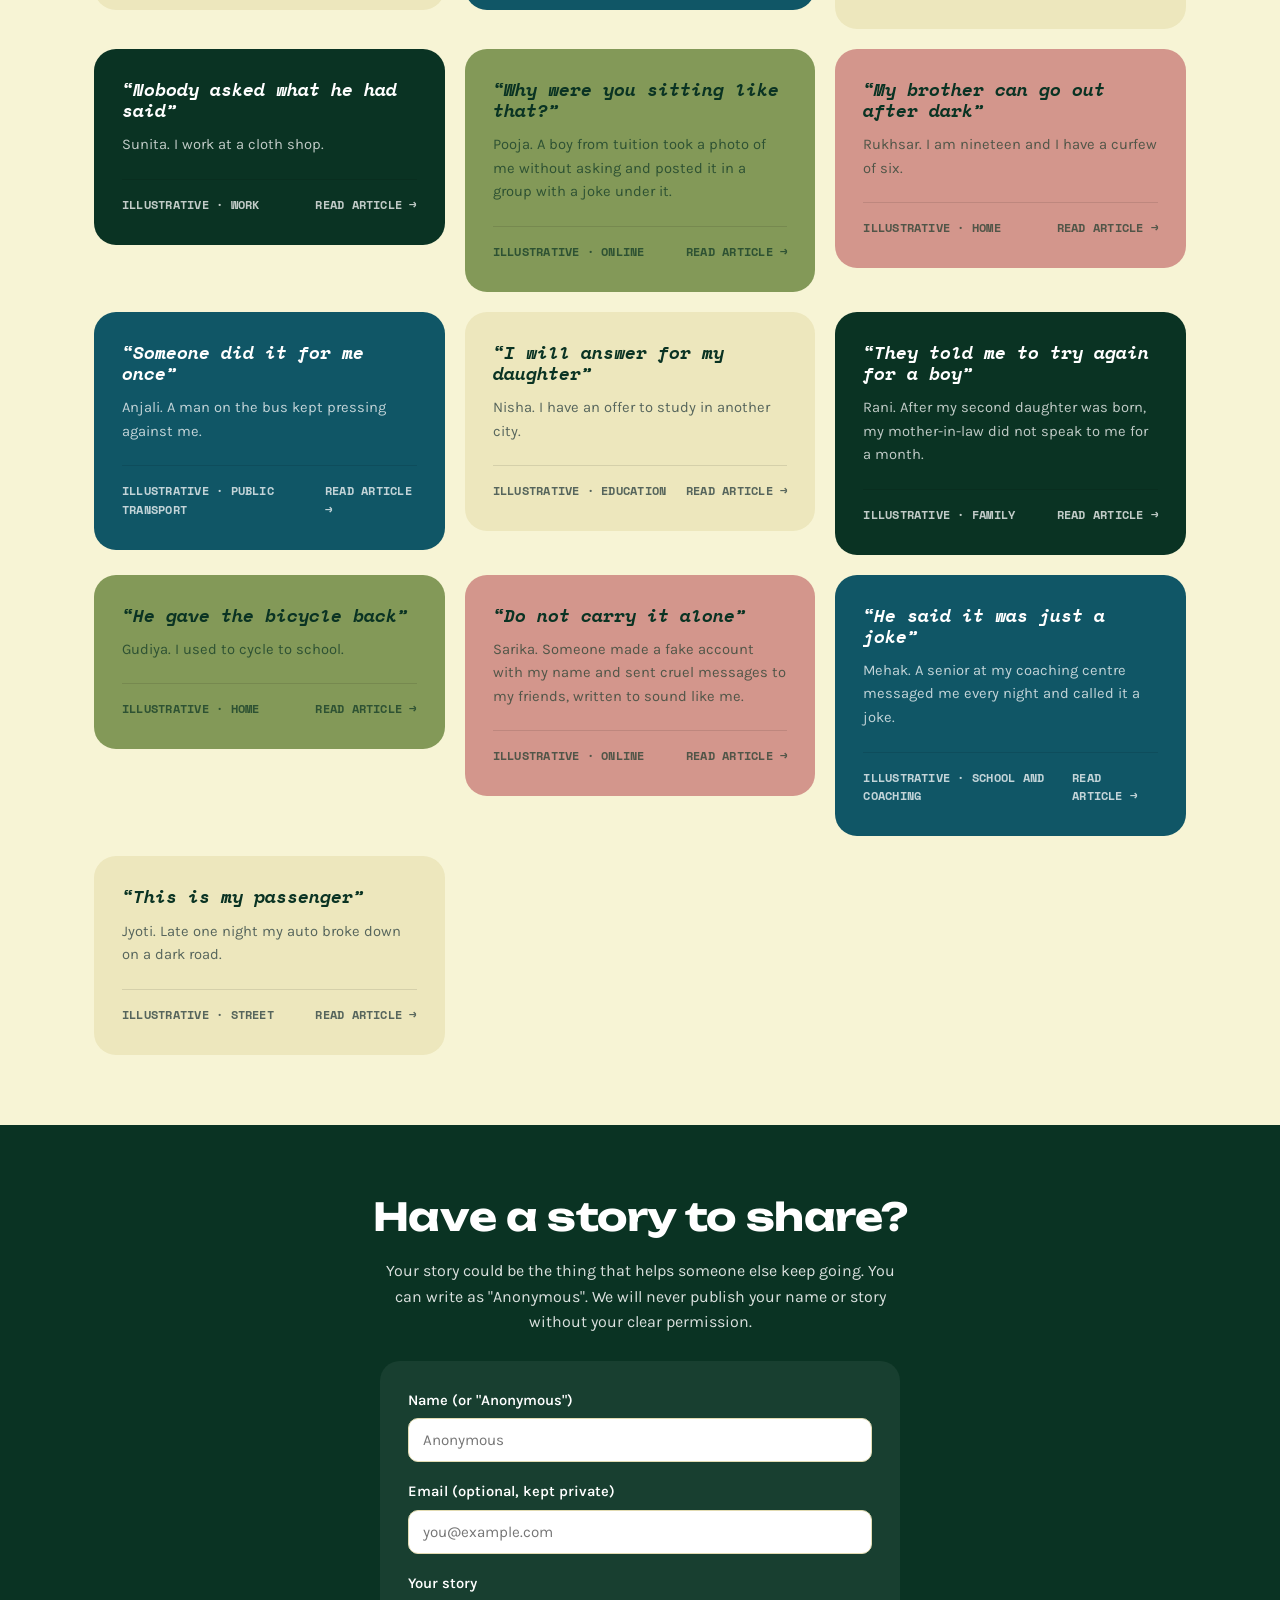
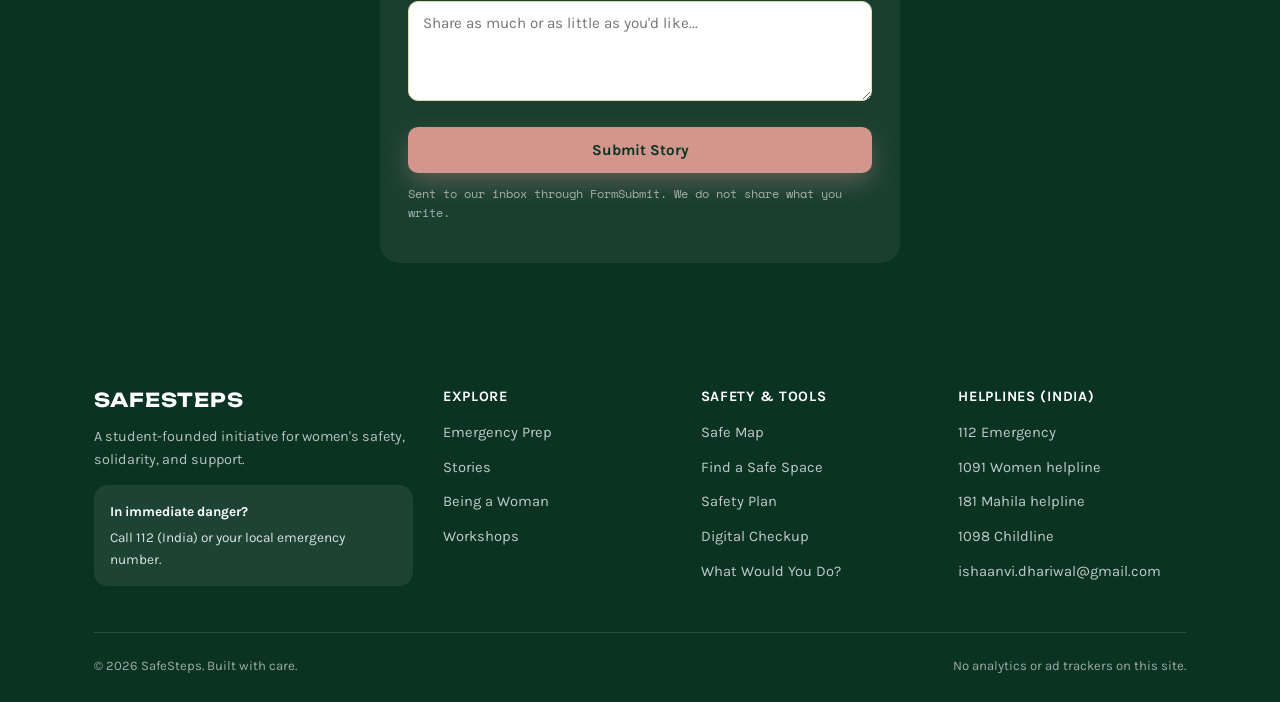
<file: stories.html>
<!DOCTYPE html>
<html lang="en">
<head>
<meta charset="UTF-8" />
<meta name="viewport" content="width=device-width, initial-scale=1.0" />
<title>Inspiring Stories — SafeSteps</title>
<meta name="description" content="Real stories of resilience, shared by women, for women." />
<link rel="icon" href="data:image/svg+xml,%3Csvg xmlns='http://www.w3.org/2000/svg' viewBox='0 0 24 24'%3E%3Cpath d='M12 2L4 5.5V11c0 5.2 3.4 9.8 8 11 4.6-1.2 8-5.8 8-11V5.5L12 2z' fill='%230a3323'/%3E%3C/svg%3E" />
<meta property="og:type" content="website" />
<meta property="og:title" content="Inspiring Stories — SafeSteps" />
<meta property="og:description" content="Real stories of resilience, shared by women, for women." />
<meta property="og:image" content="https://ishaanvidhariwal.github.io/safesteps/assets/images/workshop-classroom.jpg" />
<meta name="twitter:card" content="summary_large_image" />
<link rel="preconnect" href="https://fonts.googleapis.com">
<link href="https://fonts.googleapis.com/css2?family=Unbounded:wght@500;600;700;800&family=Karla:wght@400;500;600;700;800&family=Space+Mono:ital,wght@0,400;0,700;1,400;1,700&display=swap" rel="stylesheet">
<link rel="stylesheet" href="assets/css/style.css" />
</head>
<body>

<div class="quick-exit-bar">
  In danger? Leave this site instantly. <button id="quickExitBtn" class="js-quick-exit" type="button">Quick Exit</button>
</div>

<header class="site-header">
  <nav class="nav-wrap">
    <a href="index.html" class="brand">
      <span class="brand-mark"><svg viewBox="0 0 24 24" fill="none" xmlns="http://www.w3.org/2000/svg"><path d="M12 2L4 5.5V11c0 5.2 3.4 9.8 8 11 4.6-1.2 8-5.8 8-11V5.5L12 2z" fill="white" opacity="0.95"/></svg></span>
      SafeSteps
    </a>
    <button class="nav-toggle" aria-label="Toggle menu"><span></span><span></span><span></span></button>
    <ul class="nav-links">
      <li><a href="index.html" class="nav-link">Home</a></li>
      <li><a href="emergency-preparedness.html" class="nav-link">Emergency Prep</a></li>
      <li><a href="stories.html" class="nav-link">Stories</a></li>
      <li><a href="blog.html" class="nav-link">Being a Woman</a></li>
      <li><a href="workshops.html" class="nav-link">Workshops</a></li>
      <li><a href="safe-map.html" class="nav-link">Safe Map</a></li>
      <li class="has-dropdown">
        <a href="safety.html" class="nav-link">Safety ▾</a>
        <div class="dropdown">
          <a href="safety.html#personal">Personal Safety</a>
          <a href="safety.html#online">Online Safety</a>
          <a href="safety.html#school">School / College</a>
        </div>
      </li>
      <li class="has-dropdown">
        <a href="tools.html" class="nav-link">Tools ▾</a>
        <div class="dropdown">
          <a href="tools/safety-plan.html">Build a Safety Plan</a>
          <a href="tools/digital-safety-checkup.html">Digital Safety Checkup</a>
          <a href="tools/what-would-you-do.html">What Would You Do?</a>
        </div>
      </li>
    </ul>
    <div class="nav-cta"><a href="tools/safety-plan.html" class="btn btn-primary btn-sm">Get Help Now</a></div>
  </nav>
</header>

<section class="page-hero">
  <div class="container">
    <div class="breadcrumb"><a href="index.html">Home</a> / Stories</div>
    <h1>Inspiring stories of women, for women, by women</h1>
    <p>Stories of what girls and women are told to put up with, and the courage it takes to say it out loud. Real accounts appear here only with the contributor's permission.</p>
  </div>
</section>

<section style="padding-bottom:0;">
  <div class="container">
    <figure class="story-banner"><img src="assets/images/stories-banner.jpg" alt="Collage of women raising fists, singing and speaking through a megaphone" /></figure>
  </div>
</section>

<section>
  <div class="container">
    <div class="story-note"><strong>About these stories.</strong> The first is the founder's own account. <strong>Every other story here is illustrative:</strong> the names are made up and they are not real people. They are written to reflect experiences that many girls and women in India describe. Some describe harassment and violence. Real stories from our community will be added with permission. Click a card to read it.</div>

    <div class="story-grid">
      <div class="story-card tint-dark">
        <h3>&ldquo;It was never about the window&rdquo;</h3>
        <p class="story-excerpt">Ishaanvi Dhariwal, founder. Two men on a motorbike, a school bus, and what I was told afterwards.</p>
        <p class="story-full">It started in 2022, on the bus ride home from school. Two men on motorbikes began chasing the bus, and then followed me all the way to my house, recording me with their phones. Inside the bus, the other children laughed and mocked me. They asked me to pose for the camera.<br><br>I panicked and called my mother. She told me this was common, that I needed to be strong, not panic, and give it back to them. My father blamed me instead: &ldquo;You must have been looking outside the window.&rdquo;<br><br>SafeSteps is what I built because no girl should be told that this is normal, or that it is her fault.</p>
        <div class="story-meta"><span>Founder's story · 2022</span><span class="read-toggle"></span></div>
      </div>
      <div class="story-card tint-rosy">
        <h3>&ldquo;Everyone watched. Nobody stopped them.&rdquo;</h3>
        <p class="story-excerpt">Shanti. My daughter ran away so she would not be married, and I was beaten for it.</p>
        <p class="story-full">My daughter was sixteen. Her marriage had been fixed to a man almost twice her age, and she did not want it. She told me, and I did not know what to say, because no one had ever asked me what I wanted.<br><br>One night she left. In the morning my husband and his father pulled me out into the lane and beat me, in front of the whole neighbourhood, asking where she had gone. I did not know. People came out to watch. Some looked away. Nobody stepped in.<br><br>I still do not know where my daughter is. I am not angry with her. Every day I hope she is somewhere with a book in her hand, where no one is deciding her life for her.<br><br>&mdash; Shanti</p>
        <div class="story-meta"><span>Illustrative story</span><span class="read-toggle"></span></div>
      </div>
      <div class="story-card tint-moss">
        <h3>&ldquo;Nobody asked why my marks fell&rdquo;</h3>
        <p class="story-excerpt">Preeti. I stopped raising my hand in class so nobody would look at me.</p>
        <p class="story-full">In class nine, a boy from the senior class followed me to the gate every day and passed comments. I told my mother. She said, &ldquo;Ignore it. If you make noise, people will talk, and who will marry you?&rdquo;<br><br>So I stopped speaking. Then I stopped raising my hand in class, because I did not want anyone looking at me. My marks fell. Nobody asked why.<br><br>I am telling you this so that some other girl knows it was never because she was too much.<br><br>&mdash; Preeti</p>
        <div class="story-meta"><span>Illustrative story</span><span class="read-toggle"></span></div>
      </div>
      <div class="story-card tint-beige">
        <h3>&ldquo;I draw trees on the back of old papers&rdquo;</h3>
        <p class="story-excerpt">Titu. My brother goes to school. I stay home.</p>
        <p class="story-full">My brother goes to school. I stay home, because the road to my school has men who stare, and my mother says staying home is for my safety.<br><br>I help her with the cooking. I finish my chores early, and then I draw trees on the back of old papers. I like drawing the roots best, because roots do not have to go anywhere.<br><br>I wonder why it is always me who stays. Nobody has told the men to stay home.<br><br>&mdash; Titu</p>
        <div class="story-meta"><span>Illustrative story</span><span class="read-toggle"></span></div>
      </div>
      <div class="story-card tint-plum">
        <h3>&ldquo;I took the long way home for two years&rdquo;</h3>
        <p class="story-excerpt">Meena. There is a shortcut to my college through a narrow lane.</p>
        <p class="story-full">There is a shortcut to my college through a narrow lane. A group of boys sat there every afternoon and called out names. I started taking the long road, forty minutes longer, and told my mother the bus was late.<br><br>I got used to being tired. One day I counted the hours I had given them: more than three hundred. Then I told my friends. Now four of us walk the shortcut together, and the boys have gone quiet.<br><br>I still wish I had not needed a group to walk on a public road.<br><br>&mdash; Meena</p>
        <div class="story-meta"><span>Illustrative &middot; Street</span><span class="read-toggle"></span></div>
      </div>
      <div class="story-card tint-beige">
        <h3>&ldquo;Wash it quietly, before anyone sees&rdquo;</h3>
        <p class="story-excerpt">Kavita. I was twelve when I got my period at school.</p>
        <p class="story-full">I was twelve when I got my period at school. There was a stain on my skirt, and a boy in the back row said it out loud. My teacher gave me her scarf and sent me home.<br><br>My mother told me to wash it quietly, away from my father and brother, and never to speak of it. For years I thought something was wrong with me.<br><br>I am fifteen now. I keep pads in my bag, and I tell the younger girls where they are.<br><br>&mdash; Kavita</p>
        <div class="story-meta"><span>Illustrative &middot; Body and health</span><span class="read-toggle"></span></div>
      </div>
      <div class="story-card tint-dark">
        <h3>&ldquo;Nobody asked what he had said&rdquo;</h3>
        <p class="story-excerpt">Sunita. I work at a cloth shop.</p>
        <p class="story-full">I work at a cloth shop. The owner's son stood too close and said things when his father was away. When I told the manager, he said the boy was young and I should be grateful for the job.<br><br>I stayed for a year. I left the day I found another job, and no one asked me why.<br><br>I am saying it now so it is on record: it was never my job to put up with it.<br><br>&mdash; Sunita</p>
        <div class="story-meta"><span>Illustrative &middot; Work</span><span class="read-toggle"></span></div>
      </div>
      <div class="story-card tint-moss">
        <h3>&ldquo;Why were you sitting like that?&rdquo;</h3>
        <p class="story-excerpt">Pooja. A boy from tuition took a photo of me without asking and posted it in a group with a joke under it.</p>
        <p class="story-full">A boy from tuition took a photo of me without asking and posted it in a group with a joke under it. By evening half my school had seen it.<br><br>My parents were angrier at me than at him. “Why were you sitting like that?” I had been sitting at a desk.<br><br>A teacher I trusted helped me report it, and the group was removed. I still wonder why the first question is always about the girl.<br><br>&mdash; Pooja</p>
        <div class="story-meta"><span>Illustrative &middot; Online</span><span class="read-toggle"></span></div>
      </div>
      <div class="story-card tint-rosy">
        <h3>&ldquo;My brother can go out after dark&rdquo;</h3>
        <p class="story-excerpt">Rukhsar. I am nineteen and I have a curfew of six.</p>
        <p class="story-full">I am nineteen and I have a curfew of six. My brother is fifteen and has none. When I asked why, my mother said, “The world is not safe for girls.” I asked, “Then why do we fix the girls?”<br><br>She had no answer then. She is thinking about it now. Last week I stayed at a college event until eight, and she waited at the gate herself.<br><br>It is a small step. I am counting it as a win.<br><br>&mdash; Rukhsar</p>
        <div class="story-meta"><span>Illustrative &middot; Home</span><span class="read-toggle"></span></div>
      </div>
      <div class="story-card tint-plum">
        <h3>&ldquo;Someone did it for me once&rdquo;</h3>
        <p class="story-excerpt">Anjali. A man on the bus kept pressing against me.</p>
        <p class="story-full">A man on the bus kept pressing against me. I froze. A woman sitting nearby stood up, looked straight at him, and said loudly, “Sir, move.” Other people turned to look. He got off at the next stop.<br><br>I thanked her. She said, “Someone did it for me once.”<br><br>In every crowded bus now, I try to be that woman for somebody else.<br><br>&mdash; Anjali</p>
        <div class="story-meta"><span>Illustrative &middot; Public transport</span><span class="read-toggle"></span></div>
      </div>
      <div class="story-card tint-beige">
        <h3>&ldquo;I will answer for my daughter&rdquo;</h3>
        <p class="story-excerpt">Nisha. I have an offer to study in another city.</p>
        <p class="story-full">I have an offer to study in another city. My grandmother says girls in our family do not go away to study. The aunties came to our house and asked, “What will people say?”<br><br>My father sat quiet all evening. The next morning he told them, “I will answer for my daughter.”<br><br>I do not know yet if I will be allowed to go. But it was the first time I heard my father say my name like that.<br><br>&mdash; Nisha</p>
        <div class="story-meta"><span>Illustrative &middot; Education</span><span class="read-toggle"></span></div>
      </div>
      <div class="story-card tint-dark">
        <h3>&ldquo;They told me to try again for a boy&rdquo;</h3>
        <p class="story-excerpt">Rani. After my second daughter was born, my mother-in-law did not speak to me for a month.</p>
        <p class="story-full">After my second daughter was born, my mother-in-law did not speak to me for a month. Visitors came to say, “Next time, a boy.”<br><br>I looked at my girls sleeping and thought: they will be told all their lives that they are a burden. I decided they would not believe it.<br><br>My elder one is in third class and wants to be a doctor. I tell her she can, every night, before the lamp goes off.<br><br>&mdash; Rani</p>
        <div class="story-meta"><span>Illustrative &middot; Family</span><span class="read-toggle"></span></div>
      </div>
      <div class="story-card tint-moss">
        <h3>&ldquo;He gave the bicycle back&rdquo;</h3>
        <p class="story-excerpt">Gudiya. I used to cycle to school.</p>
        <p class="story-full">I used to cycle to school. After a boy followed me one evening, my father hid my bicycle. “It is for your safety,” he said. I walked in the heat for a whole year.<br><br>This summer my teacher spoke to him. He gave it back, and said sorry for the first time in his life. He still worries.<br><br>But now I ride in the morning with two girls from our lane, and the road feels like ours.<br><br>&mdash; Gudiya</p>
        <div class="story-meta"><span>Illustrative &middot; Home</span><span class="read-toggle"></span></div>
      </div>
      <div class="story-card tint-rosy">
        <h3>&ldquo;Do not carry it alone&rdquo;</h3>
        <p class="story-excerpt">Sarika. Someone made a fake account with my name and sent cruel messages to my friends, written to sound like me.</p>
        <p class="story-full">Someone made a fake account with my name and sent cruel messages to my friends, written to sound like me. I felt like I was disappearing.<br><br>My cousin helped me take screenshots. We reported the account on the platform and to the cyber cell. It took three weeks, and then the account was gone.<br><br>What I learned: write everything down, tell someone early, and do not carry it alone.<br><br>&mdash; Sarika</p>
        <div class="story-meta"><span>Illustrative &middot; Online</span><span class="read-toggle"></span></div>
      </div>
      <div class="story-card tint-plum">
        <h3>&ldquo;He said it was just a joke&rdquo;</h3>
        <p class="story-excerpt">Mehak. A senior at my coaching centre messaged me every night and called it a joke.</p>
        <p class="story-full">A senior at my coaching centre messaged me every night and called it a joke. When I told him to stop, he said I was too sensitive. I told no one for two months because I was ashamed.<br><br>When I finally told the coordinator, she listened and said, “You did nothing wrong.” He was removed from the batch. Three other girls then said it had happened to them too.<br><br>We should not have needed to speak up one at a time.<br><br>&mdash; Mehak</p>
        <div class="story-meta"><span>Illustrative &middot; School and coaching</span><span class="read-toggle"></span></div>
      </div>
      <div class="story-card tint-beige">
        <h3>&ldquo;This is my passenger&rdquo;</h3>
        <p class="story-excerpt">Jyoti. Late one night my auto broke down on a dark road.</p>
        <p class="story-full">Late one night my auto broke down on a dark road. Two men on a bike slowed down beside me. The auto driver, a man old enough to be my father, stepped in front of me and said, “This is my passenger.” They rode away.<br><br>He drove me home and would not take extra money.<br><br>I think about him whenever I hear that men cannot be trusted. Some can. We should ask more of the rest.<br><br>&mdash; Jyoti</p>
        <div class="story-meta"><span>Illustrative &middot; Street</span><span class="read-toggle"></span></div>
      </div>
    </div>
  </div>
</section>

<section class="section-plum">
  <div class="container text-center">
    <h2>Have a story to share?</h2>
    <p style="max-width:520px; margin:0 auto 26px; color:rgba(255,255,255,0.85);">Your story could be the thing that helps someone else keep going. You can write as "Anonymous". We will never publish your name or story without your clear permission.</p>
    <form data-form-email="ishaanvi.dhariwal@gmail.com" data-subject="SafeSteps story submission" style="max-width:520px; margin:0 auto; text-align:left; background:rgba(255,255,255,0.06); padding:28px; border-radius:20px;">
      <label for="s-name" style="color:white;">Name (or "Anonymous")</label>
      <input type="text" id="s-name" placeholder="Anonymous">
      <label for="s-email" style="color:white;">Email (optional, kept private)</label>
      <input type="email" id="s-email" placeholder="you@example.com">
      <label for="s-story" style="color:white;">Your story</label>
      <textarea id="s-story" placeholder="Share as much or as little as you'd like..."></textarea>
      <button type="submit" class="btn btn-primary btn-block">Submit Story</button>
      <p class="form-success" style="display:none; color:#cfe0a8; margin-top:14px; font-size:0.88rem;">Thank you for trusting us with this. Your story has been sent to us.</p>
      <p class="form-error" style="display:none; color:#f3c0b6; margin-top:14px; font-size:0.88rem;">Sorry, that did not send. Please email us directly at <a href="mailto:ishaanvi.dhariwal@gmail.com" style="color:#f3c0b6;">ishaanvi.dhariwal@gmail.com</a>.</p>
      <p style="margin-top:12px; font-size:0.74rem; font-family:var(--font-mono); color:rgba(255,255,255,0.6);">Sent to our inbox through FormSubmit. We do not share what you write.</p>
    </form>
  </div>
</section>

<footer class="site-footer">
  <div class="container">
    <div class="footer-grid">
      <div>
        <h4 style="font-family: var(--font-display); font-size:1.2rem;">SafeSteps</h4>
        <p style="color:rgba(255,255,255,0.7); font-size:0.9rem;">A student-founded initiative for women's safety, solidarity, and support.</p>
        <div class="hotline-box"><strong>In immediate danger?</strong> Call 112 (India) or your local emergency number.</div>
      </div>
      <div>
        <h4>Explore</h4>
        <ul>
          <li><a href="emergency-preparedness.html">Emergency Prep</a></li>
          <li><a href="stories.html">Stories</a></li>
          <li><a href="blog.html">Being a Woman</a></li>
          <li><a href="workshops.html">Workshops</a></li>
        </ul>
      </div>
      <div>
        <h4>Safety &amp; Tools</h4>
        <ul>
          <li><a href="safe-map.html">Safe Map</a></li>
          <li><a href="safety.html">Find a Safe Space</a></li>
          <li><a href="tools/safety-plan.html">Safety Plan</a></li>
          <li><a href="tools/digital-safety-checkup.html">Digital Checkup</a></li>
          <li><a href="tools/what-would-you-do.html">What Would You Do?</a></li>
        </ul>
      </div>
      <div>
        <h4>Helplines (India)</h4>
        <ul>
          <li><a href="tel:112">112 Emergency</a></li>
          <li><a href="tel:1091">1091 Women helpline</a></li>
          <li><a href="tel:181">181 Mahila helpline</a></li>
          <li><a href="tel:1098">1098 Childline</a></li>
          <li><a href="mailto:ishaanvi.dhariwal@gmail.com">ishaanvi.dhariwal@gmail.com</a></li>
        </ul>
      </div>
    </div>
    <div class="footer-bottom">
      <span>© <span class="js-year"></span> SafeSteps. Built with care.</span>
      <span>No analytics or ad trackers on this site.</span>
    </div>
  </div>
</footer>

<script src="assets/js/main.js"></script>
</body>
</html>
</file>
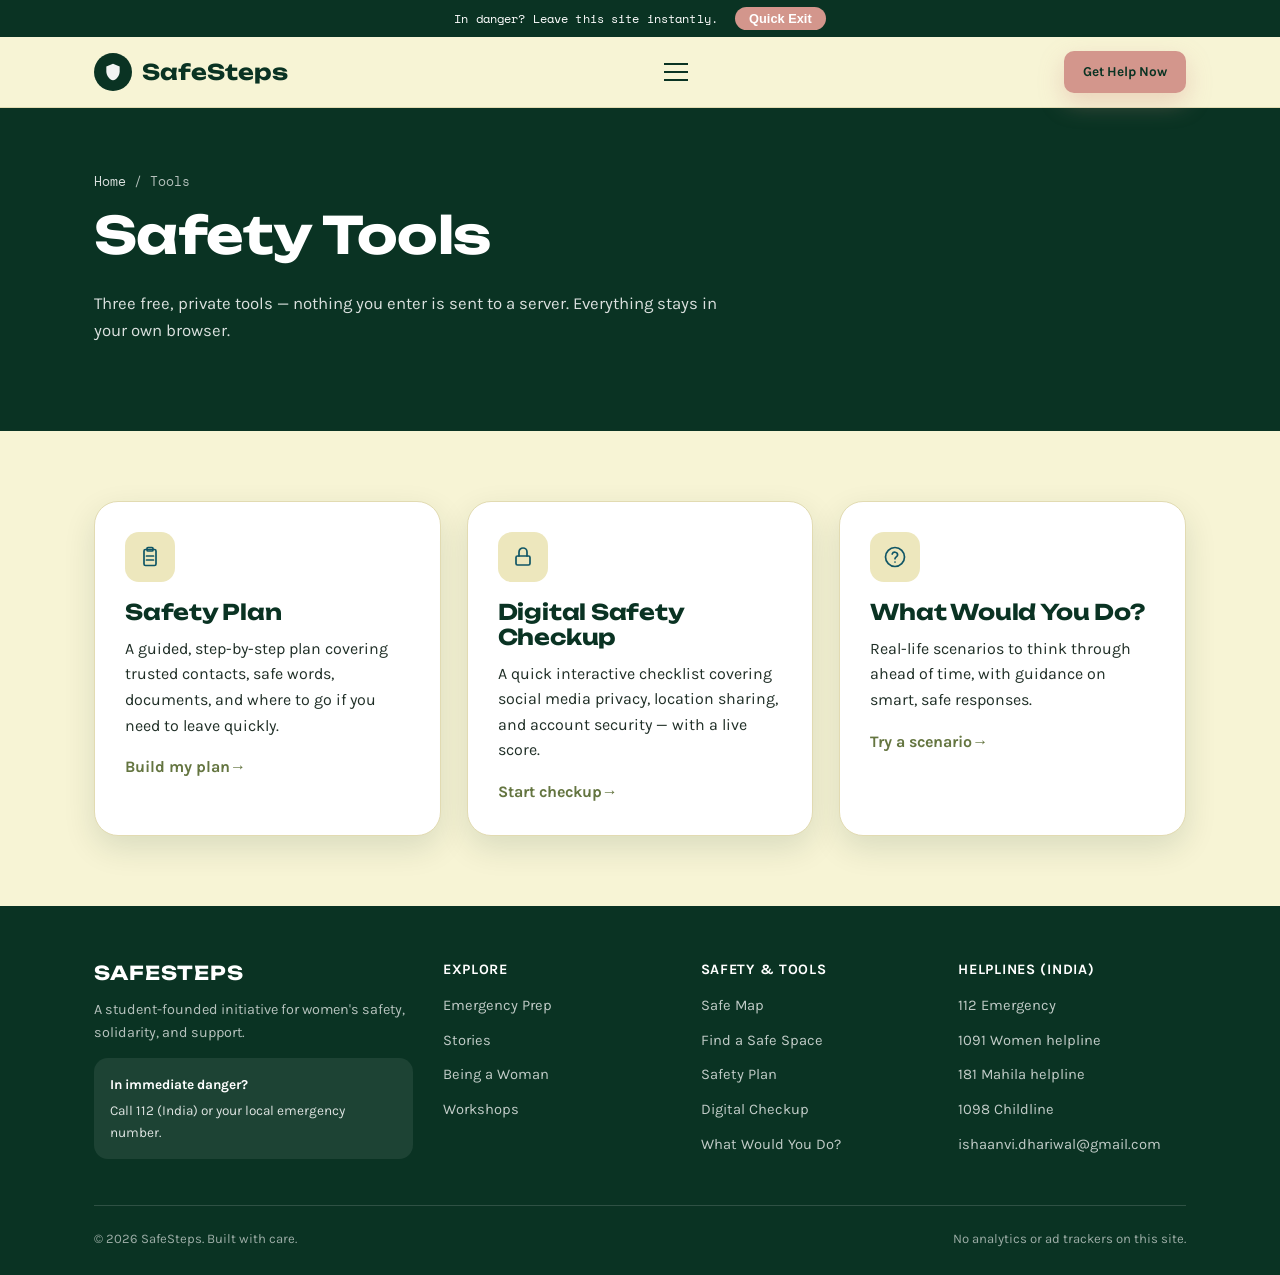
<file: tools.html>
<!DOCTYPE html>
<html lang="en">
<head>
<meta charset="UTF-8" />
<meta name="viewport" content="width=device-width, initial-scale=1.0" />
<title>Safety Tools — SafeSteps</title>
<meta name="description" content="Interactive tools: build a safety plan, run a digital safety checkup, and practice real-life scenarios." />
<link rel="icon" href="data:image/svg+xml,%3Csvg xmlns='http://www.w3.org/2000/svg' viewBox='0 0 24 24'%3E%3Cpath d='M12 2L4 5.5V11c0 5.2 3.4 9.8 8 11 4.6-1.2 8-5.8 8-11V5.5L12 2z' fill='%230a3323'/%3E%3C/svg%3E" />
<meta property="og:type" content="website" />
<meta property="og:title" content="Safety Tools — SafeSteps" />
<meta property="og:description" content="Interactive tools: build a safety plan, run a digital safety checkup, and practice real-life scenarios." />
<meta property="og:image" content="https://ishaanvidhariwal.github.io/safesteps/assets/images/workshop-classroom.jpg" />
<meta name="twitter:card" content="summary_large_image" />
<link rel="preconnect" href="https://fonts.googleapis.com">
<link href="https://fonts.googleapis.com/css2?family=Unbounded:wght@500;600;700;800&family=Karla:wght@400;500;600;700;800&family=Space+Mono:ital,wght@0,400;0,700;1,400;1,700&display=swap" rel="stylesheet">
<link rel="stylesheet" href="assets/css/style.css" />
</head>
<body>

<div class="quick-exit-bar">
  In danger? Leave this site instantly. <button id="quickExitBtn" class="js-quick-exit" type="button">Quick Exit</button>
</div>

<header class="site-header">
  <nav class="nav-wrap">
    <a href="index.html" class="brand">
      <span class="brand-mark"><svg viewBox="0 0 24 24" fill="none" xmlns="http://www.w3.org/2000/svg"><path d="M12 2L4 5.5V11c0 5.2 3.4 9.8 8 11 4.6-1.2 8-5.8 8-11V5.5L12 2z" fill="white" opacity="0.95"/></svg></span>
      SafeSteps
    </a>
    <button class="nav-toggle" aria-label="Toggle menu"><span></span><span></span><span></span></button>
    <ul class="nav-links">
      <li><a href="index.html" class="nav-link">Home</a></li>
      <li><a href="emergency-preparedness.html" class="nav-link">Emergency Prep</a></li>
      <li><a href="stories.html" class="nav-link">Stories</a></li>
      <li><a href="blog.html" class="nav-link">Being a Woman</a></li>
      <li><a href="workshops.html" class="nav-link">Workshops</a></li>
      <li><a href="safe-map.html" class="nav-link">Safe Map</a></li>
      <li class="has-dropdown">
        <a href="safety.html" class="nav-link">Safety ▾</a>
        <div class="dropdown">
          <a href="safety.html#personal">Personal Safety</a>
          <a href="safety.html#online">Online Safety</a>
          <a href="safety.html#school">School / College</a>
        </div>
      </li>
      <li class="has-dropdown">
        <a href="tools.html" class="nav-link active">Tools ▾</a>
        <div class="dropdown">
          <a href="tools/safety-plan.html">Build a Safety Plan</a>
          <a href="tools/digital-safety-checkup.html">Digital Safety Checkup</a>
          <a href="tools/what-would-you-do.html">What Would You Do?</a>
        </div>
      </li>
    </ul>
    <div class="nav-cta"><a href="tools/safety-plan.html" class="btn btn-primary btn-sm">Get Help Now</a></div>
  </nav>
</header>

<section class="page-hero">
  <div class="container">
    <div class="breadcrumb"><a href="index.html">Home</a> / Tools</div>
    <h1>Safety Tools</h1>
    <p>Three free, private tools — nothing you enter is sent to a server. Everything stays in your own browser.</p>
  </div>
</section>

<section>
  <div class="container">
    <div class="grid grid-3">
      <div class="card">
        <div class="card-icon"><svg class="icon" viewBox="0 0 24 24"><rect x="6" y="4.5" width="12" height="16" rx="1.5"/><rect x="9" y="2.5" width="6" height="3.5" rx="1"/><line x1="8.5" y1="11" x2="15.5" y2="11"/><line x1="8.5" y1="15" x2="15.5" y2="15"/></svg></div>
        <h3>Safety Plan</h3>
        <p>A guided, step-by-step plan covering trusted contacts, safe words, documents, and where to go if you need to leave quickly.</p>
        <a href="tools/safety-plan.html" class="card-link">Build my plan</a>
      </div>
      <div class="card">
        <div class="card-icon"><svg class="icon" viewBox="0 0 24 24"><rect x="5" y="11" width="14" height="9" rx="1.5"/><path d="M8 11V7a4 4 0 018 0v4"/></svg></div>
        <h3>Digital Safety Checkup</h3>
        <p>A quick interactive checklist covering social media privacy, location sharing, and account security — with a live score.</p>
        <a href="tools/digital-safety-checkup.html" class="card-link">Start checkup</a>
      </div>
      <div class="card">
        <div class="card-icon"><svg class="icon" viewBox="0 0 24 24"><circle cx="12" cy="12" r="9.5"/><path d="M9.2 9a2.8 2.8 0 015.4.9c0 1.9-2.6 2-2.6 3.8"/><line x1="12" y1="17" x2="12.01" y2="17"/></svg></div>
        <h3>What Would You Do?</h3>
        <p>Real-life scenarios to think through ahead of time, with guidance on smart, safe responses.</p>
        <a href="tools/what-would-you-do.html" class="card-link">Try a scenario</a>
      </div>
    </div>
  </div>
</section>

<footer class="site-footer">
  <div class="container">
    <div class="footer-grid">
      <div>
        <h4 style="font-family: var(--font-display); font-size:1.2rem;">SafeSteps</h4>
        <p style="color:rgba(255,255,255,0.7); font-size:0.9rem;">A student-founded initiative for women's safety, solidarity, and support.</p>
        <div class="hotline-box"><strong>In immediate danger?</strong> Call 112 (India) or your local emergency number.</div>
      </div>
      <div>
        <h4>Explore</h4>
        <ul>
          <li><a href="emergency-preparedness.html">Emergency Prep</a></li>
          <li><a href="stories.html">Stories</a></li>
          <li><a href="blog.html">Being a Woman</a></li>
          <li><a href="workshops.html">Workshops</a></li>
        </ul>
      </div>
      <div>
        <h4>Safety &amp; Tools</h4>
        <ul>
          <li><a href="safe-map.html">Safe Map</a></li>
          <li><a href="safety.html">Find a Safe Space</a></li>
          <li><a href="tools/safety-plan.html">Safety Plan</a></li>
          <li><a href="tools/digital-safety-checkup.html">Digital Checkup</a></li>
          <li><a href="tools/what-would-you-do.html">What Would You Do?</a></li>
        </ul>
      </div>
      <div>
        <h4>Helplines (India)</h4>
        <ul>
          <li><a href="tel:112">112 Emergency</a></li>
          <li><a href="tel:1091">1091 Women helpline</a></li>
          <li><a href="tel:181">181 Mahila helpline</a></li>
          <li><a href="tel:1098">1098 Childline</a></li>
          <li><a href="mailto:ishaanvi.dhariwal@gmail.com">ishaanvi.dhariwal@gmail.com</a></li>
        </ul>
      </div>
    </div>
    <div class="footer-bottom">
      <span>© <span class="js-year"></span> SafeSteps. Built with care.</span>
      <span>No analytics or ad trackers on this site.</span>
    </div>
  </div>
</footer>

<script src="assets/js/main.js"></script>
</body>
</html>
</file>
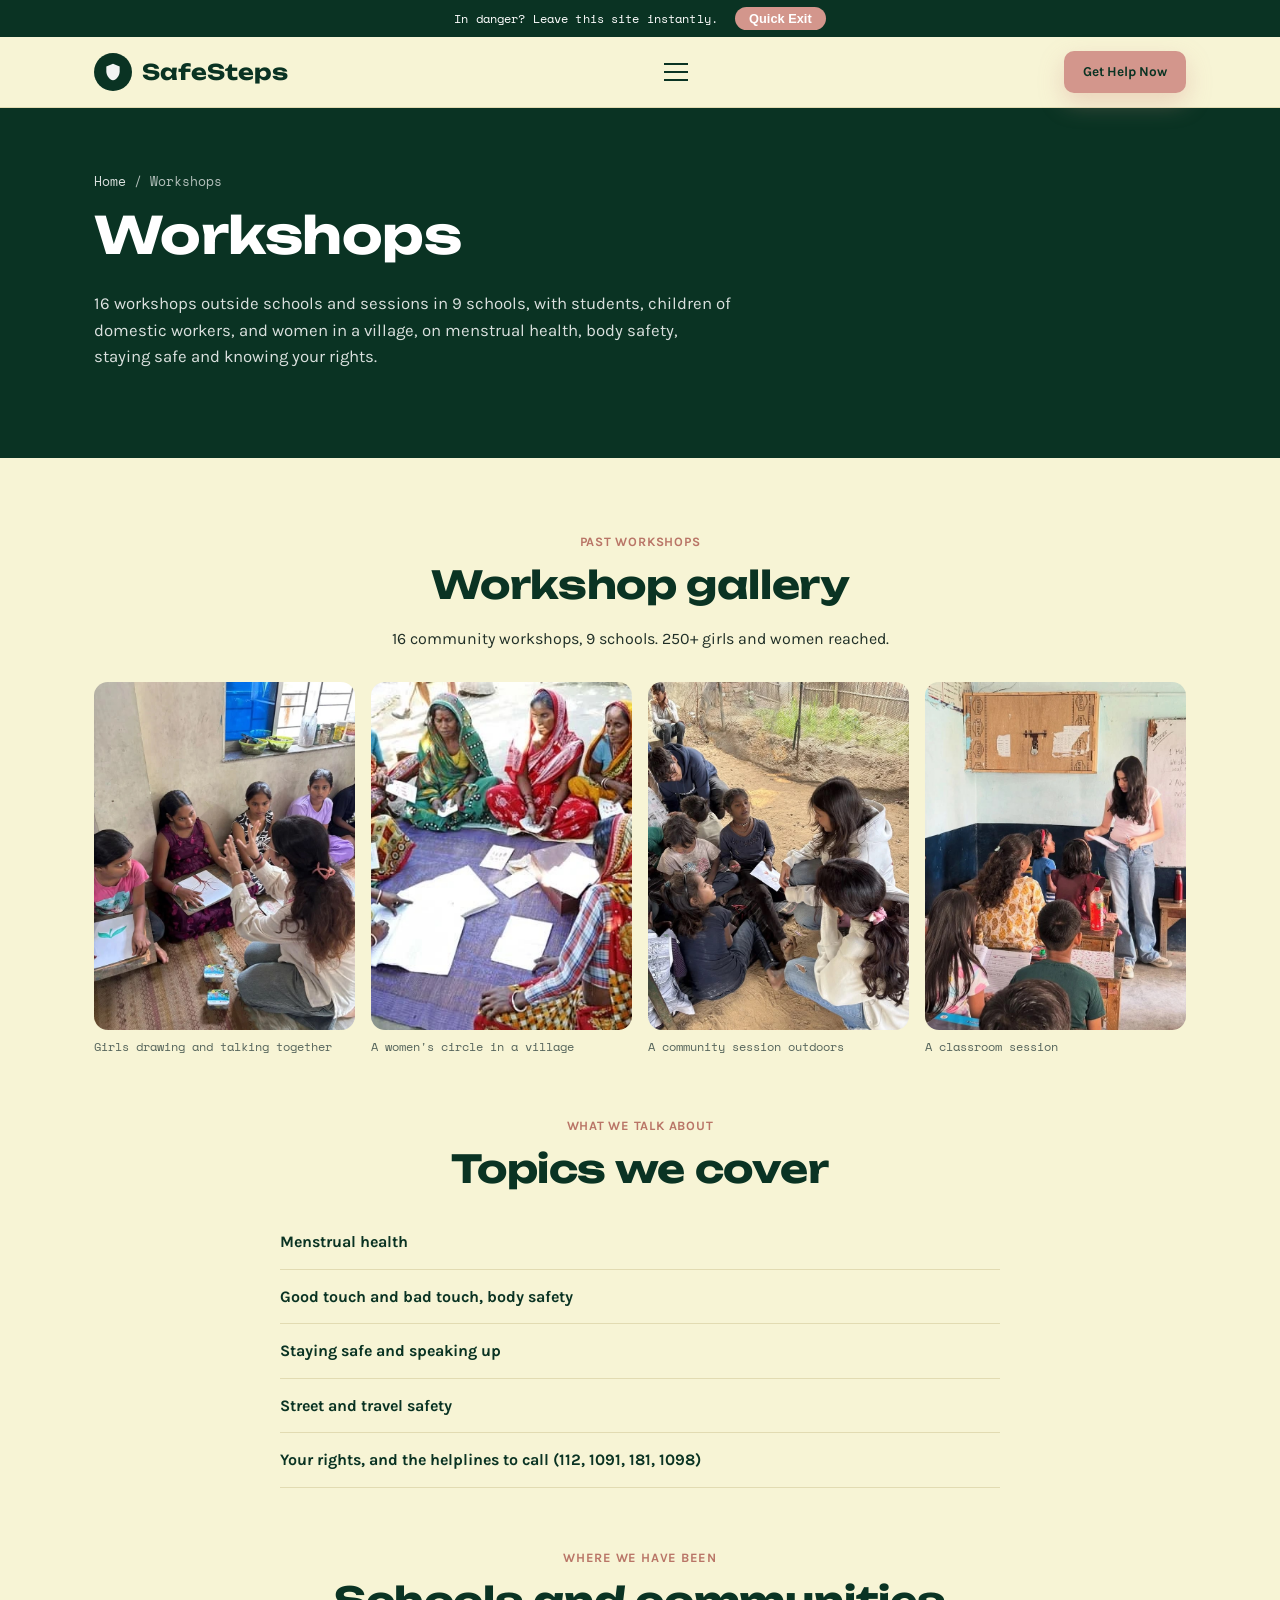
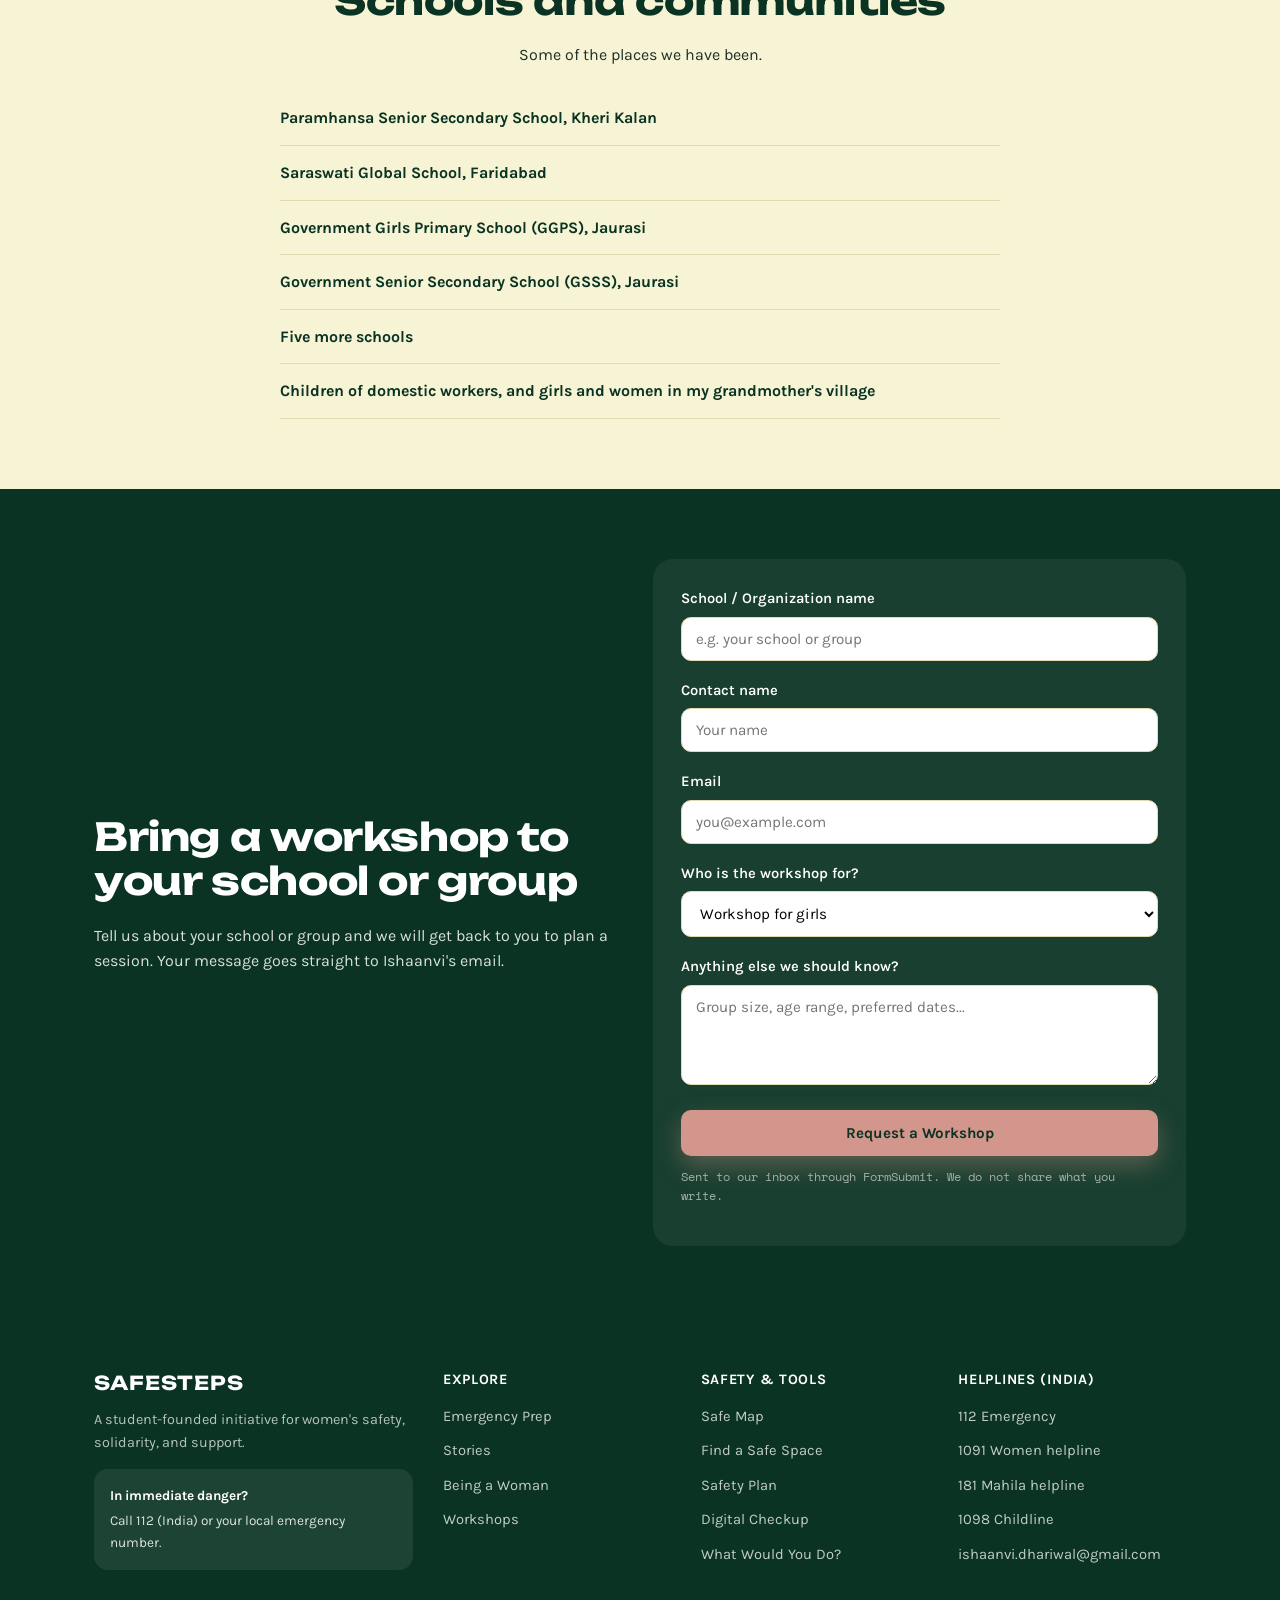
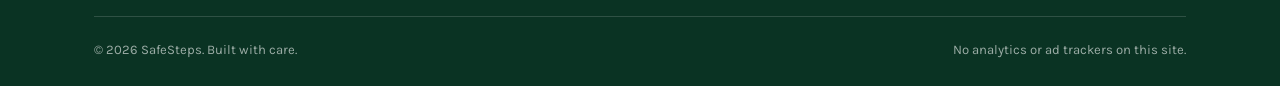
<file: workshops.html>
<!DOCTYPE html>
<html lang="en">
<head>
<meta charset="UTF-8" />
<meta name="viewport" content="width=device-width, initial-scale=1.0" />
<title>Workshops — SafeSteps</title>
<meta name="description" content="Past SafeSteps workshops and how to request one for your school or community." />
<link rel="icon" href="data:image/svg+xml,%3Csvg xmlns='http://www.w3.org/2000/svg' viewBox='0 0 24 24'%3E%3Cpath d='M12 2L4 5.5V11c0 5.2 3.4 9.8 8 11 4.6-1.2 8-5.8 8-11V5.5L12 2z' fill='%230a3323'/%3E%3C/svg%3E" />
<meta property="og:type" content="website" />
<meta property="og:title" content="Workshops — SafeSteps" />
<meta property="og:description" content="Past SafeSteps workshops and how to request one for your school or community." />
<meta property="og:image" content="https://ishaanvidhariwal.github.io/safesteps/assets/images/workshop-classroom.jpg" />
<meta name="twitter:card" content="summary_large_image" />
<link rel="preconnect" href="https://fonts.googleapis.com">
<link href="https://fonts.googleapis.com/css2?family=Unbounded:wght@500;600;700;800&family=Karla:wght@400;500;600;700;800&family=Space+Mono:ital,wght@0,400;0,700;1,400;1,700&display=swap" rel="stylesheet">
<link rel="stylesheet" href="assets/css/style.css" />
</head>
<body>

<div class="quick-exit-bar">
  In danger? Leave this site instantly. <button id="quickExitBtn" class="js-quick-exit" type="button">Quick Exit</button>
</div>

<header class="site-header">
  <nav class="nav-wrap">
    <a href="index.html" class="brand">
      <span class="brand-mark"><svg viewBox="0 0 24 24" fill="none" xmlns="http://www.w3.org/2000/svg"><path d="M12 2L4 5.5V11c0 5.2 3.4 9.8 8 11 4.6-1.2 8-5.8 8-11V5.5L12 2z" fill="white" opacity="0.95"/></svg></span>
      SafeSteps
    </a>
    <button class="nav-toggle" aria-label="Toggle menu"><span></span><span></span><span></span></button>
    <ul class="nav-links">
      <li><a href="index.html" class="nav-link">Home</a></li>
      <li><a href="emergency-preparedness.html" class="nav-link">Emergency Prep</a></li>
      <li><a href="stories.html" class="nav-link">Stories</a></li>
      <li><a href="blog.html" class="nav-link">Being a Woman</a></li>
      <li><a href="workshops.html" class="nav-link">Workshops</a></li>
      <li><a href="safe-map.html" class="nav-link">Safe Map</a></li>
      <li class="has-dropdown">
        <a href="safety.html" class="nav-link">Safety ▾</a>
        <div class="dropdown">
          <a href="safety.html#personal">Personal Safety</a>
          <a href="safety.html#online">Online Safety</a>
          <a href="safety.html#school">School / College</a>
        </div>
      </li>
      <li class="has-dropdown">
        <a href="tools.html" class="nav-link">Tools ▾</a>
        <div class="dropdown">
          <a href="tools/safety-plan.html">Build a Safety Plan</a>
          <a href="tools/digital-safety-checkup.html">Digital Safety Checkup</a>
          <a href="tools/what-would-you-do.html">What Would You Do?</a>
        </div>
      </li>
    </ul>
    <div class="nav-cta"><a href="tools/safety-plan.html" class="btn btn-primary btn-sm">Get Help Now</a></div>
  </nav>
</header>

<section class="page-hero">
  <div class="container">
    <div class="breadcrumb"><a href="index.html">Home</a> / Workshops</div>
    <h1>Workshops</h1>
    <p>16 workshops outside schools and sessions in 9 schools, with students, children of domestic workers, and women in a village, on menstrual health, body safety, staying safe and knowing your rights.</p>
  </div>
</section>

<section>
  <div class="container">
    <div class="section-head" style="margin-bottom:30px;">
      <span class="kicker">Past workshops</span>
      <h2>Workshop gallery</h2>
      <p>16 community workshops, 9 schools. 250+ girls and women reached.</p>
    </div>

    <div class="photo-grid">
      <figure><img src="assets/images/workshop-girls-drawing.jpg" alt="Girls sitting on the floor with drawings while a facilitator explains something with her hands" loading="lazy" /><figcaption>Girls drawing and talking together</figcaption></figure>
      <figure><img src="assets/images/village-women.jpg" alt="Women sitting in a circle on a mat in a village, going through cards and papers together" loading="lazy" /><figcaption>A women's circle in a village</figcaption></figure>
      <figure><img src="assets/images/workshop-community.jpg" alt="Children and two volunteers sitting on the ground outdoors during a community session" loading="lazy" /><figcaption>A community session outdoors</figcaption></figure>
      <figure><img src="assets/images/workshop-classroom.jpg" alt="A facilitator standing in a school classroom talking with seated students" loading="lazy" /><figcaption>A classroom session</figcaption></figure>
    </div>

    <div class="section-head" style="margin:56px auto 24px;">
      <span class="kicker">What we talk about</span>
      <h2>Topics we cover</h2>
    </div>
    <ul class="venue-list">
      <li>Menstrual health</li>
      <li>Good touch and bad touch, body safety</li>
      <li>Staying safe and speaking up</li>
      <li>Street and travel safety</li>
      <li>Your rights, and the helplines to call (112, 1091, 181, 1098)</li>
    </ul>

    <div class="section-head" style="margin:56px auto 24px;">
      <span class="kicker">Where we have been</span>
      <h2>Schools and communities</h2>
      <p>Some of the places we have been.</p>
    </div>
    <ul class="venue-list">
      <li>Paramhansa Senior Secondary School, Kheri Kalan</li>
      <li>Saraswati Global School, Faridabad</li>
      <li>Government Girls Primary School (GGPS), Jaurasi</li>
      <li>Government Senior Secondary School (GSSS), Jaurasi</li>
      <li>Five more schools</li>
      <li>Children of domestic workers, and girls and women in my grandmother's village</li>
    </ul>
  </div>
</section>

<section class="section-plum">
  <div class="container">
    <div class="grid grid-2" style="align-items:center;">
      <div>
        <h2>Bring a workshop to your school or group</h2>
        <p style="color:rgba(255,255,255,0.85);">Tell us about your school or group and we will get back to you to plan a session. Your message goes straight to Ishaanvi's email.</p>
      </div>
      <form data-form-email="ishaanvi.dhariwal@gmail.com" data-subject="SafeSteps workshop request" style="background:rgba(255,255,255,0.06); padding:28px; border-radius:20px;">
        <label style="color:white;" for="w-org">School / Organization name</label>
        <input type="text" id="w-org" placeholder="e.g. your school or group">
        <label style="color:white;" for="w-contact">Contact name</label>
        <input type="text" id="w-contact" placeholder="Your name">
        <label style="color:white;" for="w-email">Email</label>
        <input type="email" id="w-email" placeholder="you@example.com">
        <label style="color:white;" for="w-topic">Who is the workshop for?</label>
        <select id="w-topic">
          <option>Workshop for girls</option>
          <option>Workshop for women</option>
          <option>Mixed group of students</option>
          <option>Not sure, help me choose</option>
        </select>
        <label style="color:white;" for="w-notes">Anything else we should know?</label>
        <textarea id="w-notes" placeholder="Group size, age range, preferred dates..."></textarea>
        <button type="submit" class="btn btn-primary btn-block">Request a Workshop</button>
        <p class="form-success" style="display:none; color:#cfe0a8; margin-top:14px; font-size:0.88rem;">Thank you. Your request has been sent to us, and we will get back to you soon.</p>
      <p class="form-error" style="display:none; color:#f3c0b6; margin-top:14px; font-size:0.88rem;">Sorry, that did not send. Please email us directly at <a href="mailto:ishaanvi.dhariwal@gmail.com" style="color:#f3c0b6;">ishaanvi.dhariwal@gmail.com</a>.</p>
      <p style="margin-top:12px; font-size:0.74rem; font-family:var(--font-mono); color:rgba(255,255,255,0.6);">Sent to our inbox through FormSubmit. We do not share what you write.</p>
      </form>
    </div>
  </div>
</section>

<footer class="site-footer">
  <div class="container">
    <div class="footer-grid">
      <div>
        <h4 style="font-family: var(--font-display); font-size:1.2rem;">SafeSteps</h4>
        <p style="color:rgba(255,255,255,0.7); font-size:0.9rem;">A student-founded initiative for women's safety, solidarity, and support.</p>
        <div class="hotline-box"><strong>In immediate danger?</strong> Call 112 (India) or your local emergency number.</div>
      </div>
      <div>
        <h4>Explore</h4>
        <ul>
          <li><a href="emergency-preparedness.html">Emergency Prep</a></li>
          <li><a href="stories.html">Stories</a></li>
          <li><a href="blog.html">Being a Woman</a></li>
          <li><a href="workshops.html">Workshops</a></li>
        </ul>
      </div>
      <div>
        <h4>Safety &amp; Tools</h4>
        <ul>
          <li><a href="safe-map.html">Safe Map</a></li>
          <li><a href="safety.html">Find a Safe Space</a></li>
          <li><a href="tools/safety-plan.html">Safety Plan</a></li>
          <li><a href="tools/digital-safety-checkup.html">Digital Checkup</a></li>
          <li><a href="tools/what-would-you-do.html">What Would You Do?</a></li>
        </ul>
      </div>
      <div>
        <h4>Helplines (India)</h4>
        <ul>
          <li><a href="tel:112">112 Emergency</a></li>
          <li><a href="tel:1091">1091 Women helpline</a></li>
          <li><a href="tel:181">181 Mahila helpline</a></li>
          <li><a href="tel:1098">1098 Childline</a></li>
          <li><a href="mailto:ishaanvi.dhariwal@gmail.com">ishaanvi.dhariwal@gmail.com</a></li>
        </ul>
      </div>
    </div>
    <div class="footer-bottom">
      <span>© <span class="js-year"></span> SafeSteps. Built with care.</span>
      <span>No analytics or ad trackers on this site.</span>
    </div>
  </div>
</footer>

<script src="assets/js/main.js"></script>
</body>
</html>
</file>
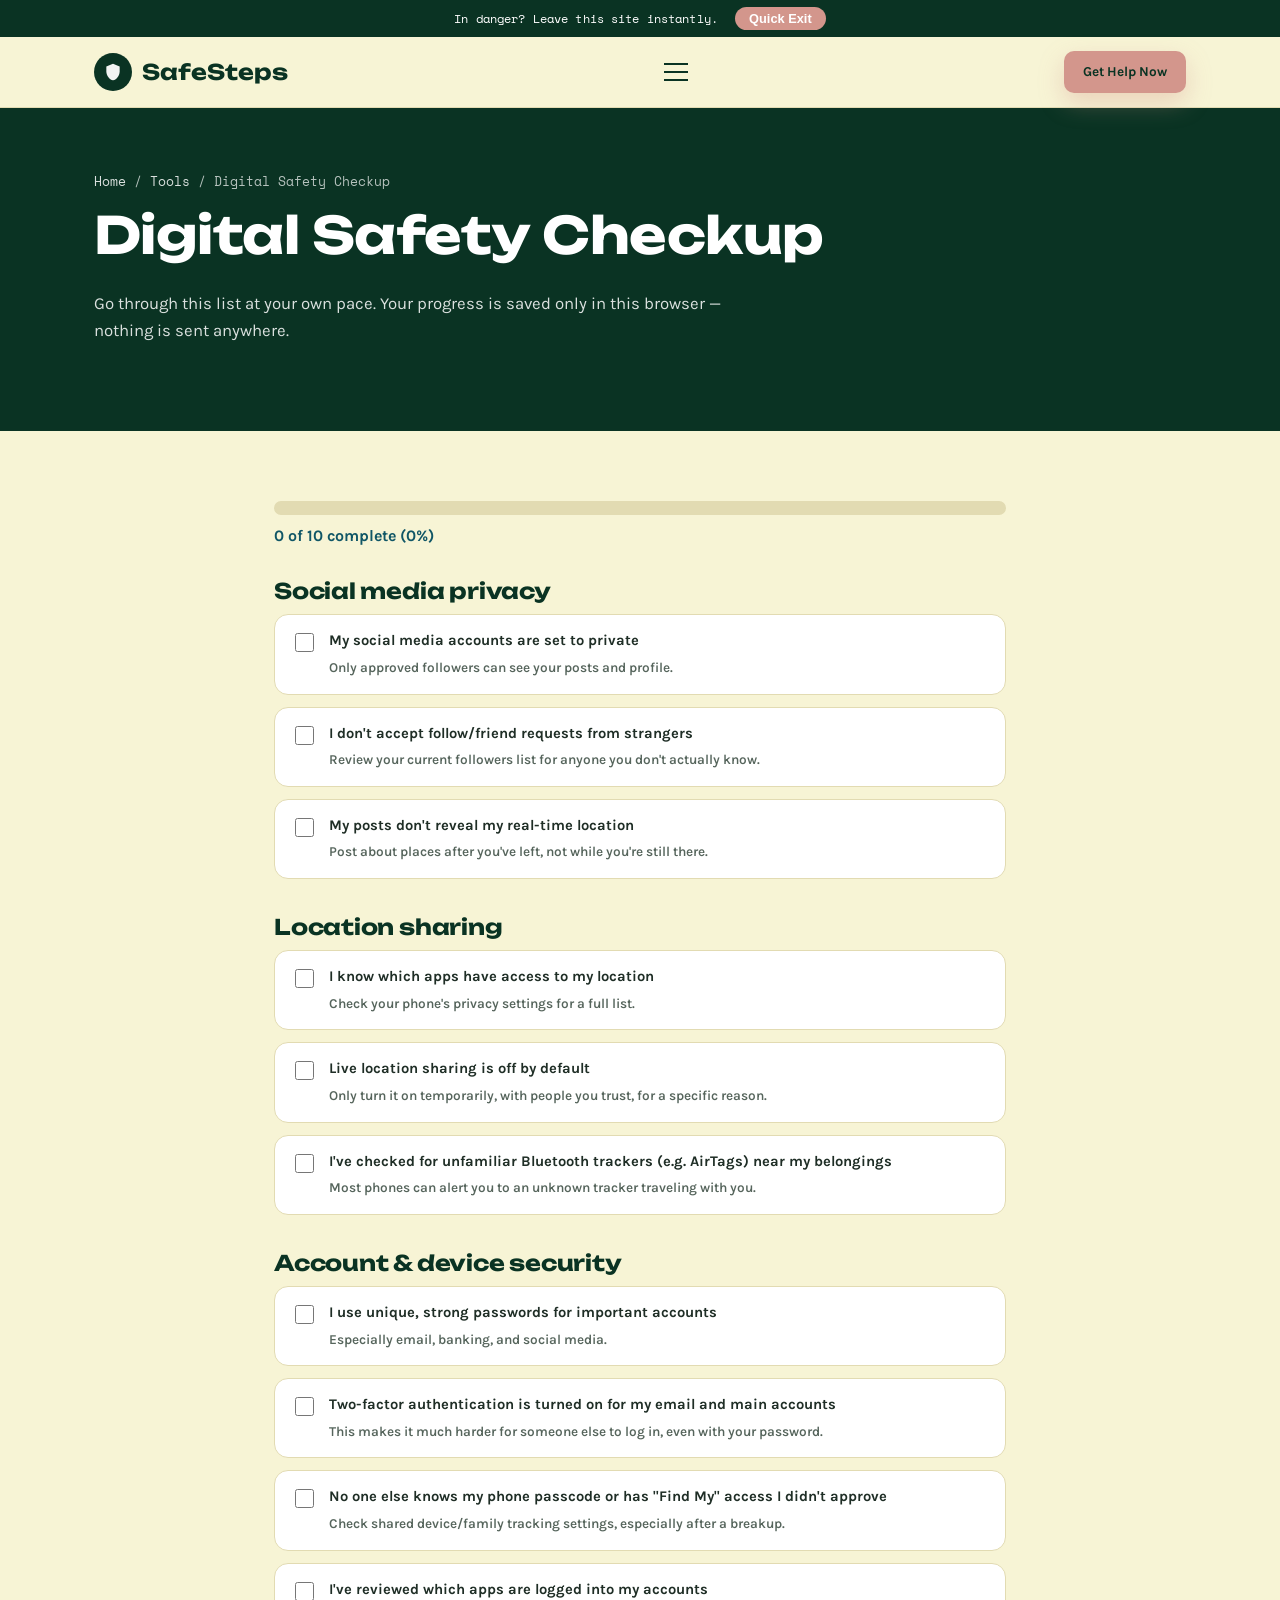
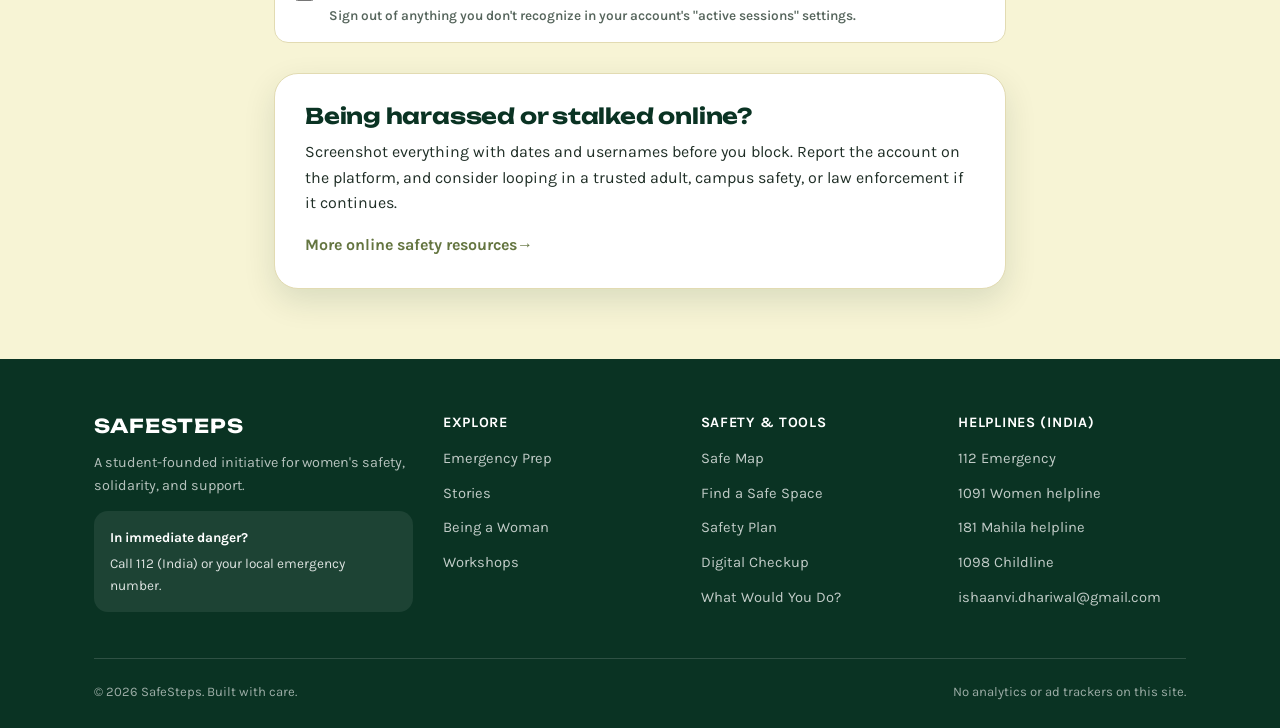
<file: tools/digital-safety-checkup.html>
<!DOCTYPE html>
<html lang="en">
<head>
<meta charset="UTF-8" />
<meta name="viewport" content="width=device-width, initial-scale=1.0" />
<title>Digital Safety Checkup — SafeSteps</title>
<meta name="description" content="A quick interactive checklist to review your social media, location sharing, and account security." />
<link rel="icon" href="data:image/svg+xml,%3Csvg xmlns='http://www.w3.org/2000/svg' viewBox='0 0 24 24'%3E%3Cpath d='M12 2L4 5.5V11c0 5.2 3.4 9.8 8 11 4.6-1.2 8-5.8 8-11V5.5L12 2z' fill='%230a3323'/%3E%3C/svg%3E" />
<meta property="og:type" content="website" />
<meta property="og:title" content="Digital Safety Checkup — SafeSteps" />
<meta property="og:description" content="A quick interactive checklist to review your social media, location sharing, and account security." />
<meta property="og:image" content="https://ishaanvidhariwal.github.io/safesteps/assets/images/workshop-classroom.jpg" />
<meta name="twitter:card" content="summary_large_image" />
<link rel="preconnect" href="https://fonts.googleapis.com">
<link href="https://fonts.googleapis.com/css2?family=Unbounded:wght@500;600;700;800&family=Karla:wght@400;500;600;700;800&family=Space+Mono:ital,wght@0,400;0,700;1,400;1,700&display=swap" rel="stylesheet">
<link rel="stylesheet" href="../assets/css/style.css" />
</head>
<body>

<div class="quick-exit-bar">
  In danger? Leave this site instantly. <button id="quickExitBtn" class="js-quick-exit" type="button">Quick Exit</button>
</div>

<header class="site-header">
  <nav class="nav-wrap">
    <a href="../index.html" class="brand">
      <span class="brand-mark"><svg viewBox="0 0 24 24" fill="none" xmlns="http://www.w3.org/2000/svg"><path d="M12 2L4 5.5V11c0 5.2 3.4 9.8 8 11 4.6-1.2 8-5.8 8-11V5.5L12 2z" fill="white" opacity="0.95"/></svg></span>
      SafeSteps
    </a>
    <button class="nav-toggle" aria-label="Toggle menu"><span></span><span></span><span></span></button>
    <ul class="nav-links">
      <li><a href="../index.html" class="nav-link">Home</a></li>
      <li><a href="../emergency-preparedness.html" class="nav-link">Emergency Prep</a></li>
      <li><a href="../stories.html" class="nav-link">Stories</a></li>
      <li><a href="../blog.html" class="nav-link">Being a Woman</a></li>
      <li><a href="../workshops.html" class="nav-link">Workshops</a></li>
      <li><a href="../safe-map.html" class="nav-link">Safe Map</a></li>
      <li class="has-dropdown">
        <a href="../safety.html" class="nav-link">Safety ▾</a>
        <div class="dropdown">
          <a href="../safety.html#personal">Personal Safety</a>
          <a href="../safety.html#online">Online Safety</a>
          <a href="../safety.html#school">School / College</a>
        </div>
      </li>
      <li class="has-dropdown">
        <a href="../tools.html" class="nav-link active">Tools ▾</a>
        <div class="dropdown">
          <a href="safety-plan.html">Build a Safety Plan</a>
          <a href="digital-safety-checkup.html">Digital Safety Checkup</a>
          <a href="what-would-you-do.html">What Would You Do?</a>
        </div>
      </li>
    </ul>
    <div class="nav-cta"><a href="safety-plan.html" class="btn btn-primary btn-sm">Get Help Now</a></div>
  </nav>
</header>

<section class="page-hero">
  <div class="container">
    <div class="breadcrumb"><a href="../index.html">Home</a> / <a href="../tools.html">Tools</a> / Digital Safety Checkup</div>
    <h1>Digital Safety Checkup</h1>
    <p>Go through this list at your own pace. Your progress is saved only in this browser — nothing is sent anywhere.</p>
  </div>
</section>

<section>
  <div class="container" style="max-width: 780px;">
    <div style="margin-bottom: 30px;">
      <div class="progress-track"><div class="progress-fill" id="checkup-progress-fill"></div></div>
      <p id="checkup-progress-label" style="font-weight:700; color:var(--color-plum);">0 of 0 complete</p>
    </div>

    <h3>Social media privacy</h3>
    <div id="checkup-list">
      <label class="checklist-item" for="c1">
        <input type="checkbox" id="c1">
        <span class="cl-text"><strong>My social media accounts are set to private</strong><span>Only approved followers can see your posts and profile.</span></span>
      </label>
      <label class="checklist-item" for="c2">
        <input type="checkbox" id="c2">
        <span class="cl-text"><strong>I don't accept follow/friend requests from strangers</strong><span>Review your current followers list for anyone you don't actually know.</span></span>
      </label>
      <label class="checklist-item" for="c3">
        <input type="checkbox" id="c3">
        <span class="cl-text"><strong>My posts don't reveal my real-time location</strong><span>Post about places after you've left, not while you're still there.</span></span>
      </label>

      <h3 style="margin-top:36px;">Location sharing</h3>
      <label class="checklist-item" for="c4">
        <input type="checkbox" id="c4">
        <span class="cl-text"><strong>I know which apps have access to my location</strong><span>Check your phone's privacy settings for a full list.</span></span>
      </label>
      <label class="checklist-item" for="c5">
        <input type="checkbox" id="c5">
        <span class="cl-text"><strong>Live location sharing is off by default</strong><span>Only turn it on temporarily, with people you trust, for a specific reason.</span></span>
      </label>
      <label class="checklist-item" for="c6">
        <input type="checkbox" id="c6">
        <span class="cl-text"><strong>I've checked for unfamiliar Bluetooth trackers (e.g. AirTags) near my belongings</strong><span>Most phones can alert you to an unknown tracker traveling with you.</span></span>
      </label>

      <h3 style="margin-top:36px;">Account &amp; device security</h3>
      <label class="checklist-item" for="c7">
        <input type="checkbox" id="c7">
        <span class="cl-text"><strong>I use unique, strong passwords for important accounts</strong><span>Especially email, banking, and social media.</span></span>
      </label>
      <label class="checklist-item" for="c8">
        <input type="checkbox" id="c8">
        <span class="cl-text"><strong>Two-factor authentication is turned on for my email and main accounts</strong><span>This makes it much harder for someone else to log in, even with your password.</span></span>
      </label>
      <label class="checklist-item" for="c9">
        <input type="checkbox" id="c9">
        <span class="cl-text"><strong>No one else knows my phone passcode or has "Find My" access I didn't approve</strong><span>Check shared device/family tracking settings, especially after a breakup.</span></span>
      </label>
      <label class="checklist-item" for="c10">
        <input type="checkbox" id="c10">
        <span class="cl-text"><strong>I've reviewed which apps are logged into my accounts</strong><span>Sign out of anything you don't recognize in your account's "active sessions" settings.</span></span>
      </label>
    </div>

    <div class="card" style="margin-top: 30px;">
      <h3>Being harassed or stalked online?</h3>
      <p>Screenshot everything with dates and usernames before you block. Report the account on the platform, and consider looping in a trusted adult, campus safety, or law enforcement if it continues.</p>
      <a href="../safety.html#online" class="card-link">More online safety resources</a>
    </div>
  </div>
</section>

<footer class="site-footer">
  <div class="container">
    <div class="footer-grid">
      <div>
        <h4 style="font-family: var(--font-display); font-size:1.2rem;">SafeSteps</h4>
        <p style="color:rgba(255,255,255,0.7); font-size:0.9rem;">A student-founded initiative for women's safety, solidarity, and support.</p>
        <div class="hotline-box"><strong>In immediate danger?</strong> Call 112 (India) or your local emergency number.</div>
      </div>
      <div>
        <h4>Explore</h4>
        <ul>
          <li><a href="../emergency-preparedness.html">Emergency Prep</a></li>
          <li><a href="../stories.html">Stories</a></li>
          <li><a href="../blog.html">Being a Woman</a></li>
          <li><a href="../workshops.html">Workshops</a></li>
        </ul>
      </div>
      <div>
        <h4>Safety &amp; Tools</h4>
        <ul>
          <li><a href="../safe-map.html">Safe Map</a></li>
          <li><a href="../safety.html">Find a Safe Space</a></li>
          <li><a href="safety-plan.html">Safety Plan</a></li>
          <li><a href="digital-safety-checkup.html">Digital Checkup</a></li>
          <li><a href="what-would-you-do.html">What Would You Do?</a></li>
        </ul>
      </div>
      <div>
        <h4>Helplines (India)</h4>
        <ul>
          <li><a href="tel:112">112 Emergency</a></li>
          <li><a href="tel:1091">1091 Women helpline</a></li>
          <li><a href="tel:181">181 Mahila helpline</a></li>
          <li><a href="tel:1098">1098 Childline</a></li>
          <li><a href="mailto:ishaanvi.dhariwal@gmail.com">ishaanvi.dhariwal@gmail.com</a></li>
        </ul>
      </div>
    </div>
    <div class="footer-bottom">
      <span>© <span class="js-year"></span> SafeSteps. Built with care.</span>
      <span>No analytics or ad trackers on this site.</span>
    </div>
  </div>
</footer>

<script src="../assets/js/main.js"></script>
<script src="../assets/js/tools.js"></script>
</body>
</html>
</file>
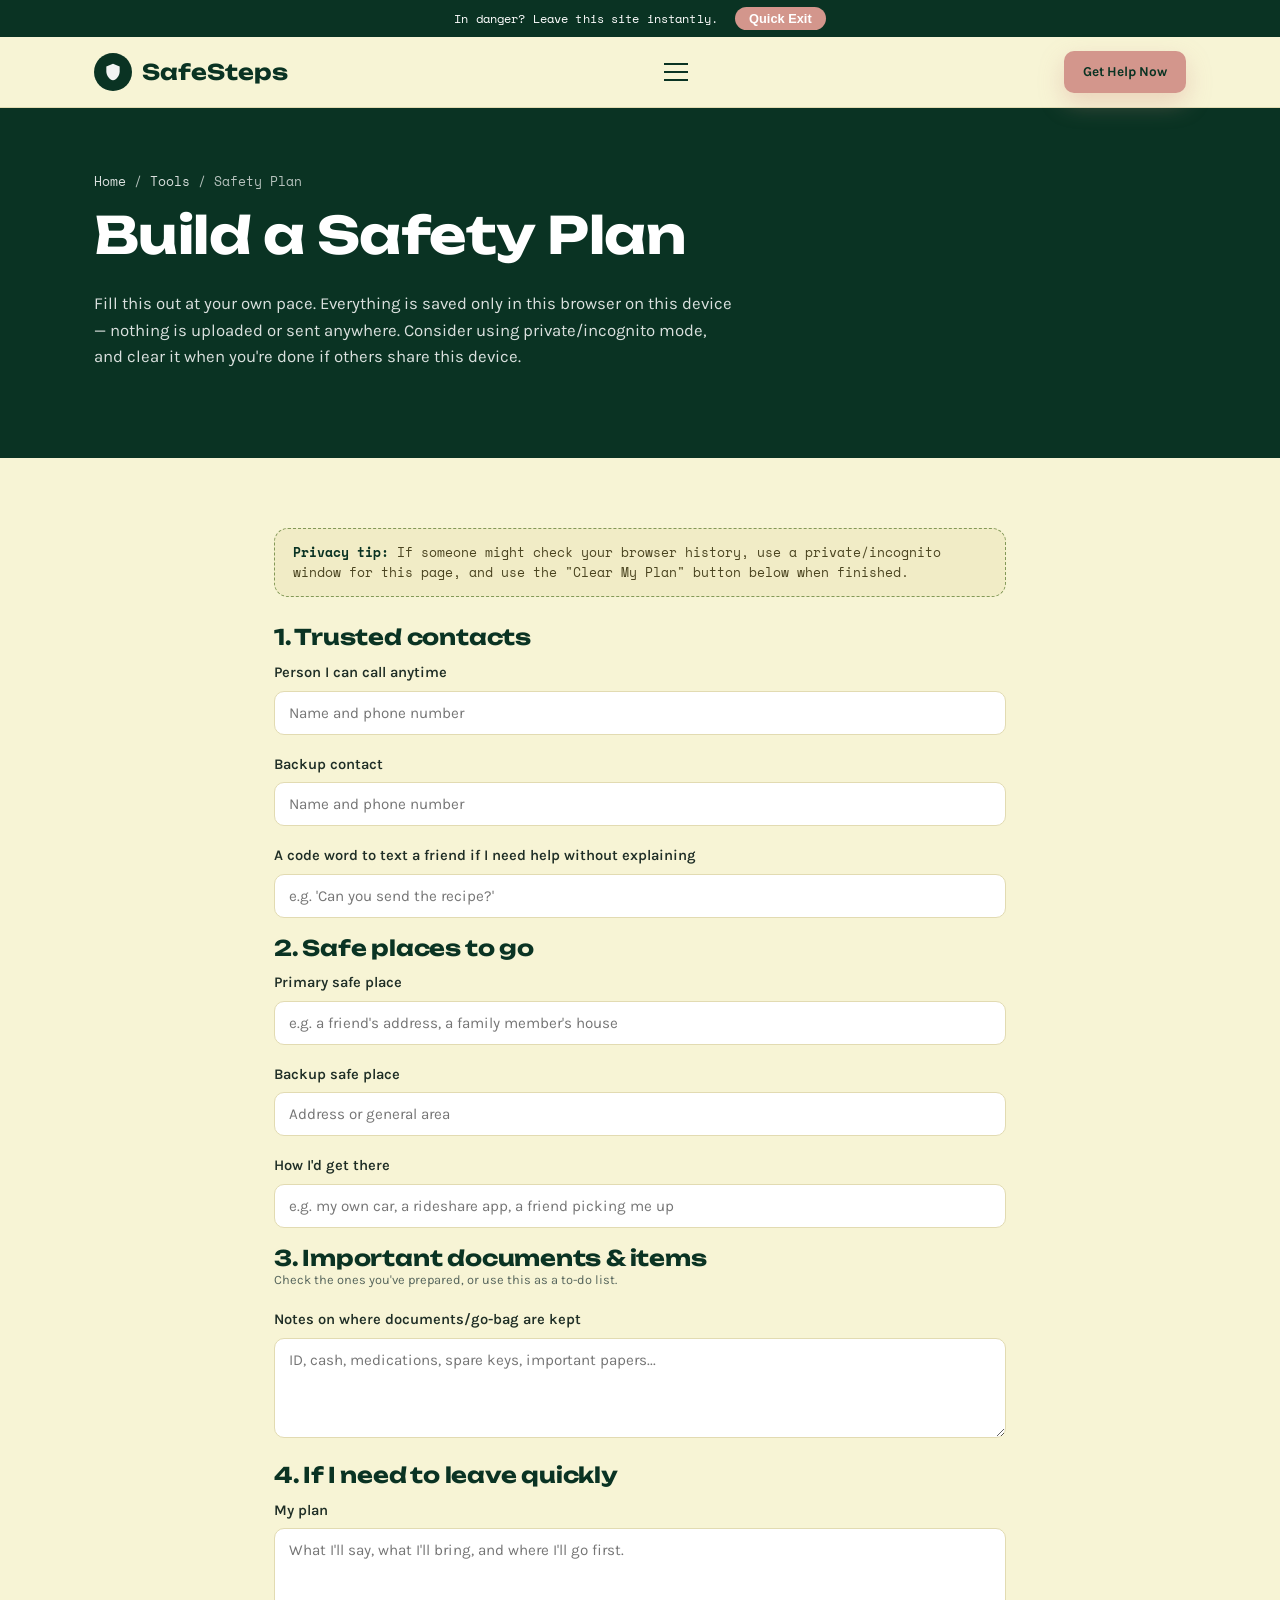
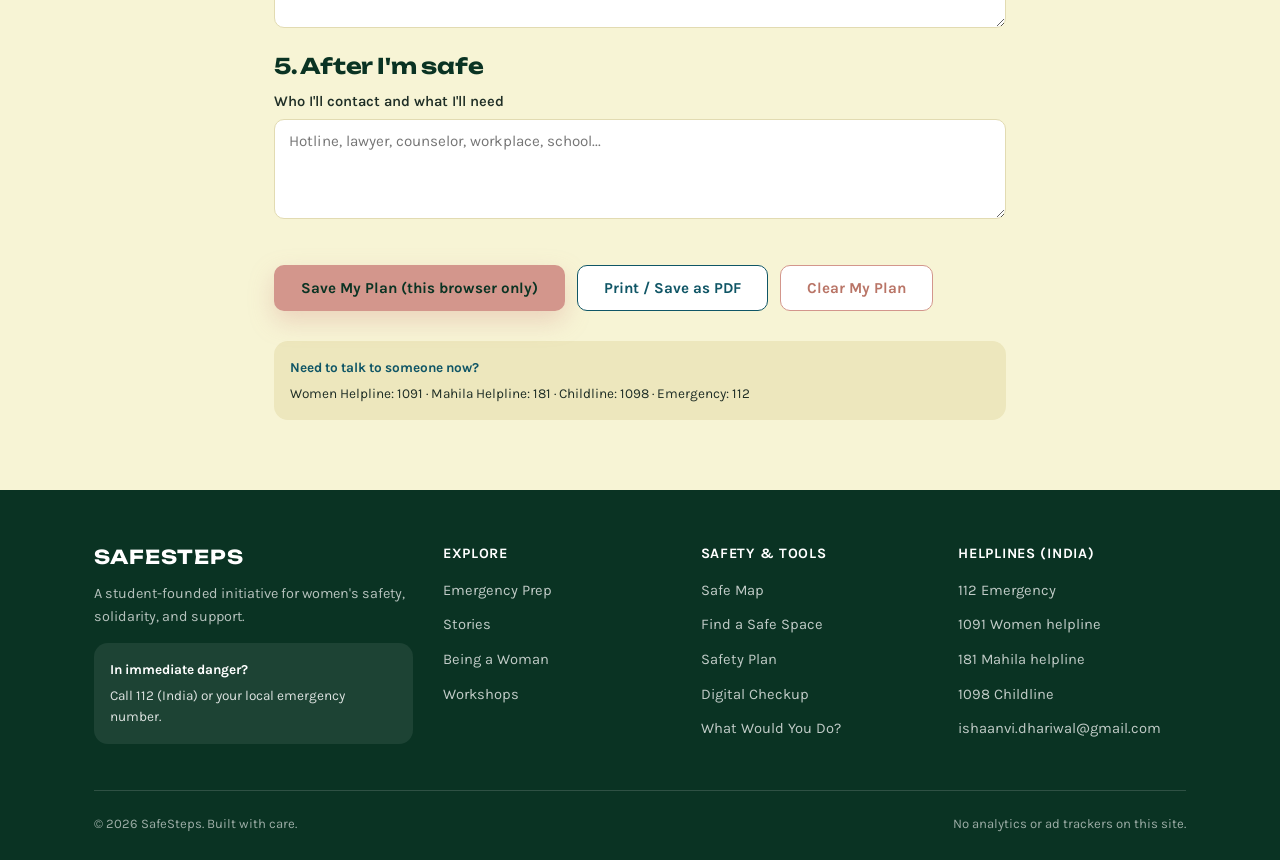
<file: tools/safety-plan.html>
<!DOCTYPE html>
<html lang="en">
<head>
<meta charset="UTF-8" />
<meta name="viewport" content="width=device-width, initial-scale=1.0" />
<title>Build a Safety Plan — SafeSteps</title>
<meta name="description" content="A private, step-by-step safety plan. Nothing you enter leaves your browser." />
<link rel="icon" href="data:image/svg+xml,%3Csvg xmlns='http://www.w3.org/2000/svg' viewBox='0 0 24 24'%3E%3Cpath d='M12 2L4 5.5V11c0 5.2 3.4 9.8 8 11 4.6-1.2 8-5.8 8-11V5.5L12 2z' fill='%230a3323'/%3E%3C/svg%3E" />
<meta property="og:type" content="website" />
<meta property="og:title" content="Build a Safety Plan — SafeSteps" />
<meta property="og:description" content="A private, step-by-step safety plan. Nothing you enter leaves your browser." />
<meta property="og:image" content="https://ishaanvidhariwal.github.io/safesteps/assets/images/workshop-classroom.jpg" />
<meta name="twitter:card" content="summary_large_image" />
<link rel="preconnect" href="https://fonts.googleapis.com">
<link href="https://fonts.googleapis.com/css2?family=Unbounded:wght@500;600;700;800&family=Karla:wght@400;500;600;700;800&family=Space+Mono:ital,wght@0,400;0,700;1,400;1,700&display=swap" rel="stylesheet">
<link rel="stylesheet" href="../assets/css/style.css" />
<style>
  @media print {
    .site-header, .quick-exit-bar, .site-footer, .plan-actions, .page-hero .breadcrumb { display: none !important; }
    .page-hero { background: none !important; color: black !important; padding: 10px 0 !important; }
    .page-hero h1, .page-hero p { color: black !important; }
    body { background: white !important; }
  }
</style>
</head>
<body>

<div class="quick-exit-bar">
  In danger? Leave this site instantly. <button id="quickExitBtn" class="js-quick-exit" type="button">Quick Exit</button>
</div>

<header class="site-header">
  <nav class="nav-wrap">
    <a href="../index.html" class="brand">
      <span class="brand-mark"><svg viewBox="0 0 24 24" fill="none" xmlns="http://www.w3.org/2000/svg"><path d="M12 2L4 5.5V11c0 5.2 3.4 9.8 8 11 4.6-1.2 8-5.8 8-11V5.5L12 2z" fill="white" opacity="0.95"/></svg></span>
      SafeSteps
    </a>
    <button class="nav-toggle" aria-label="Toggle menu"><span></span><span></span><span></span></button>
    <ul class="nav-links">
      <li><a href="../index.html" class="nav-link">Home</a></li>
      <li><a href="../emergency-preparedness.html" class="nav-link">Emergency Prep</a></li>
      <li><a href="../stories.html" class="nav-link">Stories</a></li>
      <li><a href="../blog.html" class="nav-link">Being a Woman</a></li>
      <li><a href="../workshops.html" class="nav-link">Workshops</a></li>
      <li><a href="../safe-map.html" class="nav-link">Safe Map</a></li>
      <li class="has-dropdown">
        <a href="../safety.html" class="nav-link">Safety ▾</a>
        <div class="dropdown">
          <a href="../safety.html#personal">Personal Safety</a>
          <a href="../safety.html#online">Online Safety</a>
          <a href="../safety.html#school">School / College</a>
        </div>
      </li>
      <li class="has-dropdown">
        <a href="../tools.html" class="nav-link active">Tools ▾</a>
        <div class="dropdown">
          <a href="safety-plan.html">Build a Safety Plan</a>
          <a href="digital-safety-checkup.html">Digital Safety Checkup</a>
          <a href="what-would-you-do.html">What Would You Do?</a>
        </div>
      </li>
    </ul>
    <div class="nav-cta"><a href="safety-plan.html" class="btn btn-primary btn-sm">Get Help Now</a></div>
  </nav>
</header>

<section class="page-hero">
  <div class="container">
    <div class="breadcrumb"><a href="../index.html">Home</a> / <a href="../tools.html">Tools</a> / Safety Plan</div>
    <h1>Build a Safety Plan</h1>
    <p>Fill this out at your own pace. Everything is saved only in this browser on this device — nothing is uploaded or sent anywhere. Consider using private/incognito mode, and clear it when you're done if others share this device.</p>
  </div>
</section>

<section>
  <div class="container" style="max-width: 780px;">
    <div class="placeholder-note">
      <strong>Privacy tip:</strong> If someone might check your browser history, use a private/incognito window for this page, and use the "Clear My Plan" button below when finished.
    </div>

    <form id="safety-plan-form">
      <h3>1. Trusted contacts</h3>
      <label for="contact1">Person I can call anytime</label>
      <input type="text" id="contact1" name="contact1" placeholder="Name and phone number">
      <label for="contact2">Backup contact</label>
      <input type="text" id="contact2" name="contact2" placeholder="Name and phone number">
      <label for="safeword">A code word to text a friend if I need help without explaining</label>
      <input type="text" id="safeword" name="safeword" placeholder="e.g. 'Can you send the recipe?'">

      <h3>2. Safe places to go</h3>
      <label for="place1">Primary safe place</label>
      <input type="text" id="place1" name="place1" placeholder="e.g. a friend's address, a family member's house">
      <label for="place2">Backup safe place</label>
      <input type="text" id="place2" name="place2" placeholder="Address or general area">
      <label for="transport">How I'd get there</label>
      <input type="text" id="transport" name="transport" placeholder="e.g. my own car, a rideshare app, a friend picking me up">

      <h3>3. Important documents &amp; items</h3>
      <div class="field-hint">Check the ones you've prepared, or use this as a to-do list.</div>
      <label for="docs">Notes on where documents/go-bag are kept</label>
      <textarea id="docs" name="docs" placeholder="ID, cash, medications, spare keys, important papers..."></textarea>

      <h3>4. If I need to leave quickly</h3>
      <label for="exitplan">My plan</label>
      <textarea id="exitplan" name="exitplan" placeholder="What I'll say, what I'll bring, and where I'll go first."></textarea>

      <h3>5. After I'm safe</h3>
      <label for="afterplan">Who I'll contact and what I'll need</label>
      <textarea id="afterplan" name="afterplan" placeholder="Hotline, lawyer, counselor, workplace, school..."></textarea>

      <div class="plan-actions" style="display:flex; gap:12px; flex-wrap:wrap; margin-top: 20px;">
        <button type="button" id="save-plan-btn" class="btn btn-primary">Save My Plan (this browser only)</button>
        <button type="button" id="print-plan-btn" class="btn btn-secondary">Print / Save as PDF</button>
        <button type="button" id="clear-plan-btn" class="btn btn-secondary" style="border-color:var(--color-coral); color:var(--color-coral-dark);">Clear My Plan</button>
      </div>
      <p id="plan-save-status" style="margin-top:14px; font-size:0.88rem; color:var(--color-ink-soft);"></p>
    </form>

    <div class="hotline-box" style="background: var(--color-cream-dark); color: var(--color-ink); margin-top: 30px;">
      <strong style="color: var(--color-plum);">Need to talk to someone now?</strong>
      Women Helpline: 1091 · Mahila Helpline: 181 · Childline: 1098 · Emergency: 112
    </div>
  </div>
</section>

<footer class="site-footer">
  <div class="container">
    <div class="footer-grid">
      <div>
        <h4 style="font-family: var(--font-display); font-size:1.2rem;">SafeSteps</h4>
        <p style="color:rgba(255,255,255,0.7); font-size:0.9rem;">A student-founded initiative for women's safety, solidarity, and support.</p>
        <div class="hotline-box"><strong>In immediate danger?</strong> Call 112 (India) or your local emergency number.</div>
      </div>
      <div>
        <h4>Explore</h4>
        <ul>
          <li><a href="../emergency-preparedness.html">Emergency Prep</a></li>
          <li><a href="../stories.html">Stories</a></li>
          <li><a href="../blog.html">Being a Woman</a></li>
          <li><a href="../workshops.html">Workshops</a></li>
        </ul>
      </div>
      <div>
        <h4>Safety &amp; Tools</h4>
        <ul>
          <li><a href="../safe-map.html">Safe Map</a></li>
          <li><a href="../safety.html">Find a Safe Space</a></li>
          <li><a href="safety-plan.html">Safety Plan</a></li>
          <li><a href="digital-safety-checkup.html">Digital Checkup</a></li>
          <li><a href="what-would-you-do.html">What Would You Do?</a></li>
        </ul>
      </div>
      <div>
        <h4>Helplines (India)</h4>
        <ul>
          <li><a href="tel:112">112 Emergency</a></li>
          <li><a href="tel:1091">1091 Women helpline</a></li>
          <li><a href="tel:181">181 Mahila helpline</a></li>
          <li><a href="tel:1098">1098 Childline</a></li>
          <li><a href="mailto:ishaanvi.dhariwal@gmail.com">ishaanvi.dhariwal@gmail.com</a></li>
        </ul>
      </div>
    </div>
    <div class="footer-bottom">
      <span>© <span class="js-year"></span> SafeSteps. Built with care.</span>
      <span>No analytics or ad trackers on this site.</span>
    </div>
  </div>
</footer>

<script src="../assets/js/main.js"></script>
<script src="../assets/js/tools.js"></script>
</body>
</html>
</file>
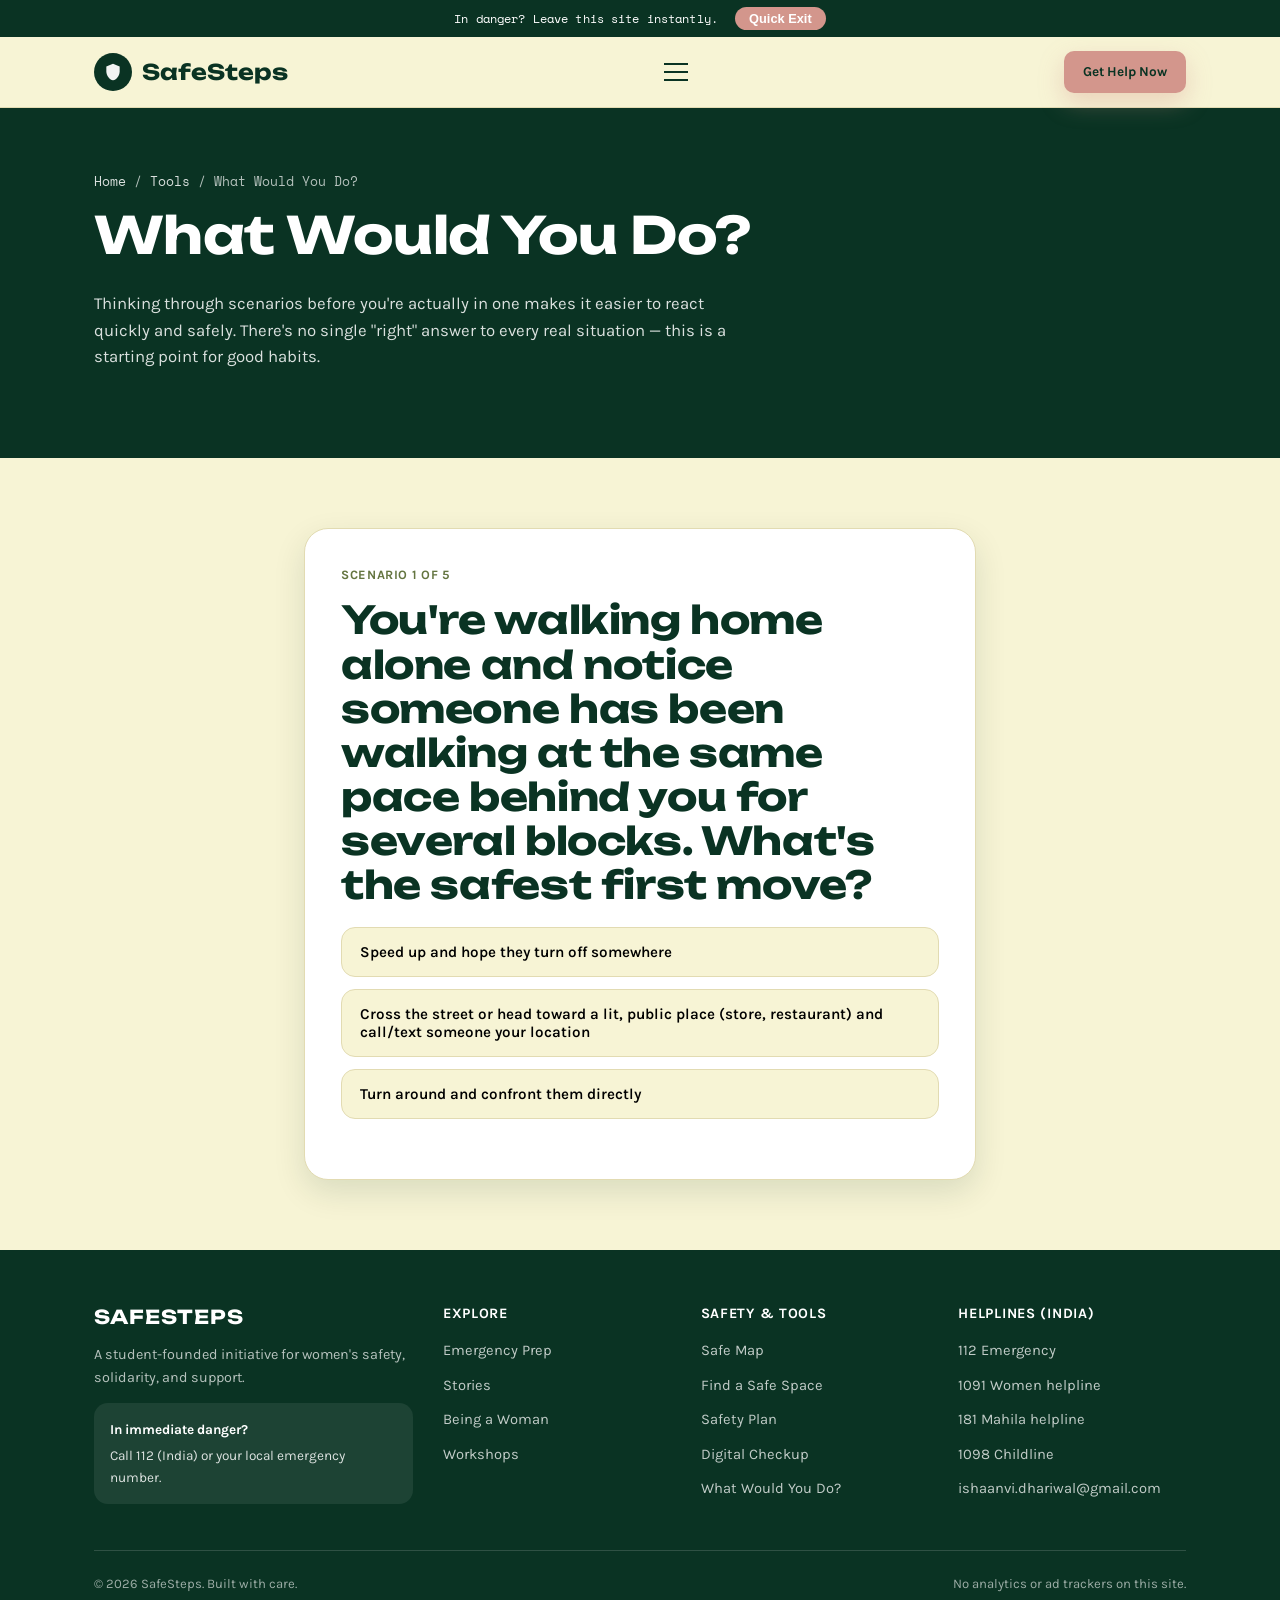
<file: tools/what-would-you-do.html>
<!DOCTYPE html>
<html lang="en">
<head>
<meta charset="UTF-8" />
<meta name="viewport" content="width=device-width, initial-scale=1.0" />
<title>What Would You Do? — SafeSteps</title>
<meta name="description" content="Practice thinking through real-life safety scenarios before you're actually in one." />
<link rel="icon" href="data:image/svg+xml,%3Csvg xmlns='http://www.w3.org/2000/svg' viewBox='0 0 24 24'%3E%3Cpath d='M12 2L4 5.5V11c0 5.2 3.4 9.8 8 11 4.6-1.2 8-5.8 8-11V5.5L12 2z' fill='%230a3323'/%3E%3C/svg%3E" />
<meta property="og:type" content="website" />
<meta property="og:title" content="What Would You Do? — SafeSteps" />
<meta property="og:description" content="Practice thinking through real-life safety scenarios before you're actually in one." />
<meta property="og:image" content="https://ishaanvidhariwal.github.io/safesteps/assets/images/workshop-classroom.jpg" />
<meta name="twitter:card" content="summary_large_image" />
<link rel="preconnect" href="https://fonts.googleapis.com">
<link href="https://fonts.googleapis.com/css2?family=Unbounded:wght@500;600;700;800&family=Karla:wght@400;500;600;700;800&family=Space+Mono:ital,wght@0,400;0,700;1,400;1,700&display=swap" rel="stylesheet">
<link rel="stylesheet" href="../assets/css/style.css" />
</head>
<body>

<div class="quick-exit-bar">
  In danger? Leave this site instantly. <button id="quickExitBtn" class="js-quick-exit" type="button">Quick Exit</button>
</div>

<header class="site-header">
  <nav class="nav-wrap">
    <a href="../index.html" class="brand">
      <span class="brand-mark"><svg viewBox="0 0 24 24" fill="none" xmlns="http://www.w3.org/2000/svg"><path d="M12 2L4 5.5V11c0 5.2 3.4 9.8 8 11 4.6-1.2 8-5.8 8-11V5.5L12 2z" fill="white" opacity="0.95"/></svg></span>
      SafeSteps
    </a>
    <button class="nav-toggle" aria-label="Toggle menu"><span></span><span></span><span></span></button>
    <ul class="nav-links">
      <li><a href="../index.html" class="nav-link">Home</a></li>
      <li><a href="../emergency-preparedness.html" class="nav-link">Emergency Prep</a></li>
      <li><a href="../stories.html" class="nav-link">Stories</a></li>
      <li><a href="../blog.html" class="nav-link">Being a Woman</a></li>
      <li><a href="../workshops.html" class="nav-link">Workshops</a></li>
      <li><a href="../safe-map.html" class="nav-link">Safe Map</a></li>
      <li class="has-dropdown">
        <a href="../safety.html" class="nav-link">Safety ▾</a>
        <div class="dropdown">
          <a href="../safety.html#personal">Personal Safety</a>
          <a href="../safety.html#online">Online Safety</a>
          <a href="../safety.html#school">School / College</a>
        </div>
      </li>
      <li class="has-dropdown">
        <a href="../tools.html" class="nav-link active">Tools ▾</a>
        <div class="dropdown">
          <a href="safety-plan.html">Build a Safety Plan</a>
          <a href="digital-safety-checkup.html">Digital Safety Checkup</a>
          <a href="what-would-you-do.html">What Would You Do?</a>
        </div>
      </li>
    </ul>
    <div class="nav-cta"><a href="safety-plan.html" class="btn btn-primary btn-sm">Get Help Now</a></div>
  </nav>
</header>

<section class="page-hero">
  <div class="container">
    <div class="breadcrumb"><a href="../index.html">Home</a> / <a href="../tools.html">Tools</a> / What Would You Do?</div>
    <h1>What Would You Do?</h1>
    <p>Thinking through scenarios before you're actually in one makes it easier to react quickly and safely. There's no single "right" answer to every real situation — this is a starting point for good habits.</p>
  </div>
</section>

<section>
  <div class="container" style="max-width: 720px;">
    <div id="scenario-container">
      <div class="scenario-card">
        <p id="scenario-progress" style="font-weight:700; color:var(--color-teal-dark); text-transform:uppercase; font-size:0.8rem; letter-spacing:0.05em;"></p>
        <h2 id="scenario-prompt" style="margin-top:6px;"></h2>
        <div id="scenario-options" class="scenario-options"></div>
        <div id="scenario-feedback" class="scenario-feedback"></div>
        <div style="display:flex; gap:12px; margin-top:24px;">
          <button id="scenario-next-btn" class="btn btn-primary" style="display:none;">Next Scenario</button>
          <button id="scenario-restart-btn" class="btn btn-secondary" style="display:none;">Start Over</button>
        </div>
      </div>
    </div>
  </div>
</section>

<footer class="site-footer">
  <div class="container">
    <div class="footer-grid">
      <div>
        <h4 style="font-family: var(--font-display); font-size:1.2rem;">SafeSteps</h4>
        <p style="color:rgba(255,255,255,0.7); font-size:0.9rem;">A student-founded initiative for women's safety, solidarity, and support.</p>
        <div class="hotline-box"><strong>In immediate danger?</strong> Call 112 (India) or your local emergency number.</div>
      </div>
      <div>
        <h4>Explore</h4>
        <ul>
          <li><a href="../emergency-preparedness.html">Emergency Prep</a></li>
          <li><a href="../stories.html">Stories</a></li>
          <li><a href="../blog.html">Being a Woman</a></li>
          <li><a href="../workshops.html">Workshops</a></li>
        </ul>
      </div>
      <div>
        <h4>Safety &amp; Tools</h4>
        <ul>
          <li><a href="../safe-map.html">Safe Map</a></li>
          <li><a href="../safety.html">Find a Safe Space</a></li>
          <li><a href="safety-plan.html">Safety Plan</a></li>
          <li><a href="digital-safety-checkup.html">Digital Checkup</a></li>
          <li><a href="what-would-you-do.html">What Would You Do?</a></li>
        </ul>
      </div>
      <div>
        <h4>Helplines (India)</h4>
        <ul>
          <li><a href="tel:112">112 Emergency</a></li>
          <li><a href="tel:1091">1091 Women helpline</a></li>
          <li><a href="tel:181">181 Mahila helpline</a></li>
          <li><a href="tel:1098">1098 Childline</a></li>
          <li><a href="mailto:ishaanvi.dhariwal@gmail.com">ishaanvi.dhariwal@gmail.com</a></li>
        </ul>
      </div>
    </div>
    <div class="footer-bottom">
      <span>© <span class="js-year"></span> SafeSteps. Built with care.</span>
      <span>No analytics or ad trackers on this site.</span>
    </div>
  </div>
</footer>

<script src="../assets/js/main.js"></script>
<script src="../assets/js/tools.js"></script>
</body>
</html>
</file>
<file: assets/css/style.css>
/* ==========================================================================
   SafeSteps — shared design system
   ========================================================================== */

:root {
  --color-plum: #105666;      /* midnight green — primary brand */
  --color-plum-dark: #0a3323; /* dark green — deepest accent */
  --color-plum-light: #1c7186;
  --color-teal: #839958;      /* moss green — secondary accent */
  --color-teal-dark: #647540;
  --color-teal-light: #a3b877;
  --color-coral: #d3968c;     /* rosy brown — warm accent */
  --color-coral-dark: #b97567;
  --color-cream: #f7f4d5;     /* beige — background */
  --color-cream-dark: #ede7bd;
  --color-ink: #1f2e26;
  --color-ink-soft: #56655c;
  --color-white: #ffffff;
  --color-border: #e2dbb2;
  --shadow-soft: 0 12px 32px rgba(10, 51, 35, 0.12);
  --shadow-lift: 0 18px 40px rgba(10, 51, 35, 0.18);
  --radius-md: 14px;
  --radius-lg: 24px;
  --font-display: "Unbounded", -apple-system, BlinkMacSystemFont, "Segoe UI", sans-serif;
  --font-body: "Karla", -apple-system, BlinkMacSystemFont, "Segoe UI", sans-serif;
  --font-mono: "Space Mono", "Courier New", monospace;
  --container: 1140px;
  --ease: cubic-bezier(0.16, 1, 0.3, 1);
}

@media (prefers-reduced-motion: reduce) {
  *, *::before, *::after { animation-duration: 0.01ms !important; transition-duration: 0.01ms !important; }
}

* {
  box-sizing: border-box;
}

html {
  scroll-behavior: smooth;
}

body {
  margin: 0;
  font-family: var(--font-body);
  color: var(--color-ink);
  background: var(--color-cream);
  line-height: 1.6;
  -webkit-font-smoothing: antialiased;
}

h1, h2, h3, h4 {
  font-family: var(--font-display);
  font-weight: 700;
  line-height: 1.15;
  letter-spacing: -0.01em;
  margin: 0 0 0.5em;
  color: var(--color-plum-dark);
}

h1 { font-size: clamp(2.2rem, 4vw, 3.4rem); }
h2 { font-size: clamp(1.7rem, 3vw, 2.4rem); }
h3 { font-size: 1.35rem; }

p { margin: 0 0 1em; }

a { color: var(--color-teal-dark); }

.container {
  max-width: var(--container);
  margin: 0 auto;
  padding: 0 24px;
}

img { max-width: 100%; display: block; }

/* ---------- Buttons ---------- */
.btn {
  position: relative;
  display: inline-flex;
  align-items: center;
  gap: 8px;
  padding: 13px 26px;
  border-radius: 10px;
  font-family: var(--font-body);
  font-weight: 700;
  font-size: 0.95rem;
  text-decoration: none;
  border: 1.5px solid transparent;
  cursor: pointer;
  overflow: hidden;
  transition: transform 0.35s var(--ease), box-shadow 0.35s var(--ease), background 0.25s ease, color 0.25s ease, border-color 0.25s ease;
}
.btn:hover { transform: translateY(-2px) scale(1.015); }
.btn:active { transform: translateY(0) scale(0.98); }

.btn-primary {
  background: var(--color-coral);
  color: var(--color-plum-dark);
  box-shadow: 0 10px 24px rgba(211, 150, 140, 0.35);
}
.btn-primary:hover { background: var(--color-coral-dark); color: var(--color-white); }

.btn-secondary {
  background: var(--color-white);
  color: var(--color-plum);
  border-color: var(--color-plum);
}
.btn-secondary:hover { background: var(--color-plum); color: var(--color-white); }

.btn-ghost {
  background: transparent;
  color: var(--color-white);
  border-color: rgba(255,255,255,0.6);
}
.btn-ghost:hover { background: rgba(255,255,255,0.15); }

.btn-teal {
  background: var(--color-teal);
  color: var(--color-white);
  box-shadow: 0 10px 24px rgba(31, 122, 108, 0.3);
}
.btn-teal:hover { background: var(--color-teal-dark); color: var(--color-white); }

.btn-block { width: 100%; justify-content: center; }
.btn-sm { padding: 9px 18px; font-size: 0.85rem; }

/* ---------- Quick Exit ---------- */
.quick-exit-bar {
  background: var(--color-plum-dark);
  color: var(--color-white);
  font-family: var(--font-mono);
  font-size: 0.78rem;
  letter-spacing: 0.01em;
  text-align: center;
  padding: 7px 16px;
}
.quick-exit-bar a,
#quickExitBtn {
  color: var(--color-white);
}
#quickExitBtn {
  background: var(--color-coral);
  border: none;
  color: white;
  font-weight: 700;
  padding: 4px 14px;
  border-radius: 999px;
  margin-left: 10px;
  cursor: pointer;
  font-size: 0.8rem;
}

/* ---------- Header / Nav ---------- */
.site-header {
  position: sticky;
  top: 0;
  z-index: 50;
  background: var(--color-cream);
  border-bottom: 1px solid var(--color-border);
}
.nav-wrap {
  display: flex;
  align-items: center;
  justify-content: space-between;
  padding: 14px 24px;
  max-width: var(--container);
  margin: 0 auto;
}
.brand {
  display: flex;
  align-items: center;
  gap: 10px;
  text-decoration: none;
  font-family: var(--font-display);
  font-weight: 700;
  font-size: 1.35rem;
  color: var(--color-plum-dark);
}
.brand-mark {
  width: 38px;
  height: 38px;
  border-radius: 50%;
  background: var(--color-plum-dark);
  display: flex;
  align-items: center;
  justify-content: center;
  flex-shrink: 0;
}
.brand-mark svg { width: 20px; height: 20px; }

/* Full-screen overlay nav — hamburger only, at every width (Noho-style minimal chrome) */
.nav-toggle {
  display: flex;
  flex-direction: column;
  justify-content: center;
  align-items: center;
  width: 40px;
  height: 40px;
  background: none;
  border: none;
  cursor: pointer;
  position: relative;
  z-index: 70;
}
.nav-toggle span {
  display: block;
  width: 24px;
  height: 2px;
  background: var(--color-plum-dark);
  margin: 3px 0;
  transition: transform 0.35s var(--ease), opacity 0.2s ease;
}
.nav-toggle.active span:nth-child(1) { transform: translateY(5px) rotate(45deg); }
.nav-toggle.active span:nth-child(2) { opacity: 0; }
.nav-toggle.active span:nth-child(3) { transform: translateY(-5px) rotate(-45deg); }

.nav-links {
  position: fixed;
  inset: 0;
  z-index: 60;
  background: var(--color-plum-dark);
  list-style: none;
  margin: 0;
  padding: 90px 10vw 60px;
  display: flex;
  flex-direction: column;
  justify-content: center;
  gap: 4px;
  overflow-y: auto;
  opacity: 0;
  visibility: hidden;
  transform: translateY(-14px);
  transition: opacity 0.4s var(--ease), transform 0.4s var(--ease), visibility 0.4s;
}
.nav-links.open { opacity: 1; visibility: visible; transform: translateY(0); }

.nav-links > li {
  position: relative;
  opacity: 0;
  transform: translateY(16px);
  transition: opacity 0.4s var(--ease), transform 0.4s var(--ease);
}
.nav-links.open > li { opacity: 1; transform: translateY(0); }
.nav-links.open > li:nth-child(1) { transition-delay: 0.05s; }
.nav-links.open > li:nth-child(2) { transition-delay: 0.1s; }
.nav-links.open > li:nth-child(3) { transition-delay: 0.15s; }
.nav-links.open > li:nth-child(4) { transition-delay: 0.2s; }
.nav-links.open > li:nth-child(5) { transition-delay: 0.25s; }
.nav-links.open > li:nth-child(6) { transition-delay: 0.3s; }
.nav-links.open > li:nth-child(7) { transition-delay: 0.35s; }

.nav-links a.nav-link {
  display: inline-block;
  padding: 8px 0;
  text-decoration: none;
  color: var(--color-cream);
  font-family: var(--font-display);
  font-weight: 700;
  font-size: clamp(1.5rem, 3.6vw, 2.4rem);
  border-radius: 0;
  white-space: nowrap;
  background: none !important;
}
.nav-links a.nav-link::after {
  content: "";
  position: absolute;
  left: 0;
  bottom: 4px;
  width: 100%;
  height: 3px;
  background: var(--color-coral);
  transform: scaleX(0);
  transform-origin: left;
  transition: transform 0.4s var(--ease);
}
.nav-links a.nav-link:hover,
.nav-links a.nav-link.active { color: var(--color-coral); }
.nav-links a.nav-link:hover::after,
.nav-links a.nav-link.active::after { transform: scaleX(1); }

.has-dropdown .dropdown {
  display: none;
  position: static;
  background: none;
  border: none;
  box-shadow: none;
  padding: 2px 0 10px 4px;
  min-width: unset;
}
.has-dropdown.open .dropdown { display: block; }
.dropdown a {
  display: block;
  padding: 7px 0;
  border-radius: 0;
  text-decoration: none;
  color: rgba(247, 244, 213, 0.7);
  font-family: var(--font-body);
  font-size: 1rem;
  font-weight: 600;
}
.dropdown a:hover { color: var(--color-cream); background: none; }

.nav-cta { display: flex; align-items: center; gap: 10px; }

/* ---------- Hero (split layout, Noho-inspired) ---------- */
.hero-split {
  display: grid;
  grid-template-columns: 1fr 1fr;
  min-height: 640px;
  background: var(--color-cream);
}
.hero-copy {
  display: flex;
  flex-direction: column;
  justify-content: center;
  padding: 60px 56px;
}
.hero-eyebrow {
  display: inline-block;
  align-self: flex-start;
  background: var(--color-white);
  border: 1.5px solid var(--color-plum-dark);
  color: var(--color-plum-dark);
  padding: 6px 16px;
  border-radius: 999px;
  font-family: var(--font-mono);
  font-size: 0.74rem;
  font-weight: 700;
  letter-spacing: 0.03em;
  text-transform: uppercase;
  margin-bottom: 22px;
}
.hero-copy h1 {
  font-size: clamp(2.4rem, 4.4vw, 3.7rem);
  line-height: 1.06;
  letter-spacing: -0.02em;
  max-width: 560px;
}
.hero-copy p.lead {
  font-size: 1.1rem;
  max-width: 480px;
  color: var(--color-ink-soft);
}
.hero-actions { display: flex; gap: 14px; flex-wrap: wrap; margin-top: 28px; }
.hero-caption {
  margin-top: 30px;
  font-family: var(--font-mono);
  font-style: italic;
  font-size: 1rem;
  font-weight: 400;
  color: var(--color-coral-dark);
}

.hero-collage {
  display: grid;
  grid-template-columns: 1fr 1fr;
  grid-template-rows: repeat(3, 1fr);
  gap: 12px;
  padding: 24px;
  background: var(--color-cream-dark);
  perspective: 1400px;
}
.hero-collage .cell { position: relative; cursor: pointer; }
.hero-collage .cell-1 { grid-column: 1; grid-row: 1 / span 2; }
.hero-collage .cell-2 { grid-column: 2; grid-row: 1; }
.hero-collage .cell-3 { grid-column: 2; grid-row: 2 / span 2; }
.hero-collage .cell-4 { grid-column: 1; grid-row: 3; }

.cell-inner {
  position: relative;
  width: 100%;
  height: 100%;
  transform-style: preserve-3d;
  transition: transform 0.7s var(--ease);
}
.cell:hover .cell-inner, .cell:focus-within .cell-inner { transform: rotateY(180deg); }

.cell-face {
  position: absolute;
  inset: 0;
  backface-visibility: hidden;
  border-radius: 16px;
  display: flex;
  align-items: flex-end;
  padding: 16px;
  font-weight: 700;
  font-size: 0.85rem;
  color: var(--color-white);
}
.cell-face.back {
  transform: rotateY(180deg);
  align-items: center;
  justify-content: center;
  text-align: center;
  font-size: 0.82rem;
  font-weight: 600;
  padding: 20px;
}
.cell-1 .front { background: var(--color-plum-dark); }
.cell-1 .back { background: var(--color-plum); }
.cell-2 .front { background: var(--color-coral); color: var(--color-plum-dark); }
.cell-2 .back { background: var(--color-plum-dark); }
.cell-3 .front { background: var(--color-teal); color: var(--color-plum-dark); }
.cell-3 .back { background: var(--color-plum-dark); }
.cell-4 .front { background: var(--color-plum); }
.cell-4 .back { background: var(--color-coral); color: var(--color-plum-dark); }

@media (max-width: 880px) {
  .hero-split { grid-template-columns: 1fr; min-height: unset; }
  .hero-copy { padding: 50px 24px 30px; }
  .hero-collage { grid-template-rows: repeat(3, 130px); padding: 16px 24px 40px; }
}

.page-hero {
  background: var(--color-plum-dark);
  color: var(--color-white);
  padding: 64px 0 70px;
}
.page-hero h1 { color: var(--color-white); }
.page-hero p { color: rgba(255,255,255,0.85); max-width: 640px; font-size: 1.05rem; }
.breadcrumb { font-family: var(--font-mono); font-size: 0.8rem; color: rgba(255,255,255,0.7); margin-bottom: 14px; }
.breadcrumb a { color: rgba(255,255,255,0.85); text-decoration: none; }

/* ---------- Sections ---------- */
section { padding: 70px 0; }
.section-alt { background: var(--color-cream-dark); }
.section-plum { background: var(--color-plum-dark); color: var(--color-white); }
.section-plum h2, .section-plum h3 { color: var(--color-white); }

.section-head { max-width: 640px; margin: 0 auto 44px; text-align: center; }
.section-head .kicker {
  display: inline-block;
  color: var(--color-coral-dark);
  font-weight: 700;
  letter-spacing: 0.06em;
  text-transform: uppercase;
  font-size: 0.8rem;
  margin-bottom: 10px;
}

/* ---------- Grids / Cards ---------- */
.grid {
  display: grid;
  gap: 26px;
}
.grid-2 { grid-template-columns: repeat(2, 1fr); }
.grid-3 { grid-template-columns: repeat(3, 1fr); }
.grid-4 { grid-template-columns: repeat(4, 1fr); }

@media (max-width: 880px) {
  .grid-2, .grid-3, .grid-4 { grid-template-columns: 1fr; }
}
@media (min-width: 881px) and (max-width: 1080px) {
  .grid-3, .grid-4 { grid-template-columns: repeat(2, 1fr); }
}

.card {
  background: var(--color-white);
  border-radius: var(--radius-lg);
  padding: 30px;
  box-shadow: var(--shadow-soft);
  border: 1px solid var(--color-border);
}
.card-icon {
  width: 50px;
  height: 50px;
  border-radius: 14px;
  display: flex;
  align-items: center;
  justify-content: center;
  margin-bottom: 18px;
  background: var(--color-cream-dark);
  color: var(--color-plum);
  font-size: 1.4rem;
}
.card a.card-link {
  font-weight: 700;
  text-decoration: none;
  color: var(--color-teal-dark);
}
.card a.card-link::after { content: " →"; }

/* placeholder image blocks */
.ph-image {
  border-radius: var(--radius-md);
  background: var(--color-plum);
  color: rgba(255,255,255,0.92);
  display: flex;
  align-items: center;
  justify-content: center;
  text-align: center;
  font-size: 0.85rem;
  font-weight: 600;
  padding: 16px;
  min-height: 160px;
}
.ph-image.small { min-height: 110px; font-size: 0.75rem; }
.ph-image.wide { min-height: 260px; }

/* ---------- Stats ---------- */
.stats-row {
  display: grid;
  grid-template-columns: repeat(4, 1fr);
  gap: 24px;
  text-align: center;
}
@media (max-width: 720px) { .stats-row { grid-template-columns: repeat(2, 1fr); } }
.stat-num {
  font-family: var(--font-display);
  font-size: 2.4rem;
  font-weight: 700;
  color: var(--color-coral);
}
.stat-label { font-family: var(--font-mono); font-size: 0.82rem; color: rgba(255,255,255,0.75); }

/* ---------- Placeholder note ---------- */
.placeholder-note {
  background: #f1ecc6;
  border: 1px dashed var(--color-teal);
  color: #4a4420;
  border-radius: var(--radius-md);
  padding: 14px 18px;
  font-family: var(--font-mono);
  font-size: 0.82rem;
  line-height: 1.5;
  margin: 0 0 28px;
}
.placeholder-note strong { color: var(--color-plum-dark); }

/* ---------- Tabs ---------- */
.tabs { display: flex; gap: 10px; flex-wrap: wrap; margin-bottom: 34px; }
.tab-btn {
  background: var(--color-white);
  border: 2px solid var(--color-border);
  padding: 10px 20px;
  border-radius: 999px;
  font-weight: 700;
  cursor: pointer;
  font-family: var(--font-body);
  font-size: 0.9rem;
  color: var(--color-ink-soft);
}
.tab-btn.active { background: var(--color-plum); border-color: var(--color-plum); color: var(--color-white); }
.tab-panel { display: none; }
.tab-panel.active { display: block; }

/* ---------- Forms ---------- */
label { font-weight: 600; display: block; margin-bottom: 6px; font-size: 0.92rem; }
input[type="text"], input[type="email"], input[type="tel"], input[type="date"], textarea, select {
  width: 100%;
  padding: 12px 14px;
  border: 1.5px solid var(--color-border);
  border-radius: 10px;
  font-family: var(--font-body);
  font-size: 0.95rem;
  background: var(--color-white);
  margin-bottom: 18px;
}
textarea { min-height: 100px; resize: vertical; }
.field-hint { font-size: 0.8rem; color: var(--color-ink-soft); margin-top: -12px; margin-bottom: 18px; }

.checklist-item {
  display: flex;
  align-items: flex-start;
  gap: 12px;
  padding: 14px 16px;
  border: 1.5px solid var(--color-border);
  border-radius: var(--radius-md);
  margin-bottom: 12px;
  background: var(--color-white);
}
.checklist-item input[type="checkbox"] {
  margin-top: 4px;
  width: 19px;
  height: 19px;
  accent-color: var(--color-teal);
  flex-shrink: 0;
}
.checklist-item.checked { background: #eef2e2; border-color: var(--color-teal-light); }
.checklist-item .cl-text strong { display: block; margin-bottom: 3px; }
.checklist-item .cl-text span { font-size: 0.85rem; color: var(--color-ink-soft); }

.progress-track {
  background: var(--color-border);
  border-radius: 999px;
  height: 14px;
  overflow: hidden;
  margin-bottom: 8px;
}
.progress-fill {
  height: 100%;
  background: var(--color-teal);
  width: 0%;
  transition: width 0.3s ease;
}

/* ---------- Story cards (blog / stories, Noho-inspired) ---------- */
.story-grid {
  display: grid;
  grid-template-columns: repeat(3, 1fr);
  gap: 20px;
  align-items: start;
}
@media (max-width: 900px) { .story-grid { grid-template-columns: 1fr; } }

.story-card {
  border-radius: 22px;
  padding: 30px 28px;
  cursor: pointer;
  transition: transform 0.15s ease;
  display: flex;
  flex-direction: column;
}
.story-card:hover { transform: translateY(-4px); }
.story-card h3 {
  margin-bottom: 12px;
  font-family: var(--font-mono);
  font-style: italic;
  font-weight: 700;
  font-size: 1.15rem;
  letter-spacing: 0;
}
.story-card .story-excerpt { font-size: 0.92rem; margin-bottom: 0; }
.story-card .story-full {
  display: none;
  font-size: 0.92rem;
  margin-top: 14px;
  padding-top: 14px;
  border-top: 1px solid rgba(0,0,0,0.12);
}
.story-card.open .story-full { display: block; }
.story-meta {
  display: flex;
  justify-content: space-between;
  align-items: center;
  margin-top: 22px;
  padding-top: 16px;
  border-top: 1px solid rgba(0,0,0,0.1);
  font-family: var(--font-mono);
  font-size: 0.74rem;
  font-weight: 700;
  text-transform: uppercase;
  letter-spacing: 0.02em;
}
.story-card .read-toggle::after { content: "Read article →"; }
.story-card.open .read-toggle::after { content: "Close ↑"; }

.tint-dark { background: var(--color-plum-dark); color: var(--color-white); }
.tint-dark .story-meta, .tint-dark .story-excerpt { color: rgba(255,255,255,0.75); }
.tint-dark h3 { color: var(--color-white); }
.tint-dark .story-full { border-top-color: rgba(255,255,255,0.2); }

.tint-plum { background: var(--color-plum); color: var(--color-white); }
.tint-plum .story-meta, .tint-plum .story-excerpt { color: rgba(255,255,255,0.75); }
.tint-plum h3 { color: var(--color-white); }
.tint-plum .story-full { border-top-color: rgba(255,255,255,0.2); }

.tint-moss { background: var(--color-teal); color: var(--color-plum-dark); }
.tint-moss .story-meta, .tint-moss .story-excerpt { color: rgba(10,51,35,0.7); }

.tint-rosy { background: var(--color-coral); color: var(--color-plum-dark); }
.tint-rosy .story-meta, .tint-rosy .story-excerpt { color: rgba(10,51,35,0.65); }

.tint-beige { background: var(--color-cream-dark); color: var(--color-plum-dark); }
.tint-beige .story-meta, .tint-beige .story-excerpt { color: var(--color-ink-soft); }

/* ---------- Scenario tool ---------- */
.scenario-card {
  background: var(--color-white);
  border-radius: var(--radius-lg);
  box-shadow: var(--shadow-soft);
  padding: 36px;
  border: 1px solid var(--color-border);
}
.scenario-options { display: grid; gap: 12px; margin-top: 20px; }
.scenario-option {
  text-align: left;
  padding: 15px 18px;
  border-radius: var(--radius-md);
  border: 1.5px solid var(--color-border);
  background: var(--color-cream);
  cursor: pointer;
  font-family: var(--font-body);
  font-size: 0.95rem;
  font-weight: 600;
}
.scenario-option:hover { border-color: var(--color-teal); }
.scenario-feedback {
  margin-top: 22px;
  padding: 18px 20px;
  border-radius: var(--radius-md);
  display: none;
}
.scenario-feedback.show { display: block; }
.scenario-feedback.good { background: #eef2e2; border: 1px solid var(--color-teal-light); }
.scenario-feedback.caution { background: #f6e6e1; border: 1px solid var(--color-coral); }

/* ---------- Footer ---------- */
.site-footer { background: var(--color-plum-dark); color: rgba(255,255,255,0.85); padding: 56px 0 26px; }
.footer-grid { display: grid; grid-template-columns: 1.4fr 1fr 1fr 1fr; gap: 30px; margin-bottom: 40px; }
@media (max-width: 780px) { .footer-grid { grid-template-columns: 1fr 1fr; } }
.footer-grid h4 { color: var(--color-white); font-family: var(--font-body); font-size: 0.9rem; text-transform: uppercase; letter-spacing: 0.05em; margin-bottom: 14px; }
.footer-grid ul { list-style: none; padding: 0; margin: 0; }
.footer-grid li { margin-bottom: 9px; }
.footer-grid a { color: rgba(255,255,255,0.75); text-decoration: none; font-size: 0.92rem; }
.footer-grid a:hover { color: var(--color-white); }
.footer-bottom { border-top: 1px solid rgba(255,255,255,0.15); padding-top: 22px; font-size: 0.82rem; color: rgba(255,255,255,0.6); display: flex; justify-content: space-between; flex-wrap: wrap; gap: 10px; }
.hotline-box { background: rgba(255,255,255,0.08); border-radius: var(--radius-md); padding: 16px; font-size: 0.85rem; }
.hotline-box strong { color: var(--color-white); display: block; margin-bottom: 4px; }

.text-center { text-align: center; }
.mt-0 { margin-top: 0; }
.mb-0 { margin-bottom: 0; }

/* ---------- Scroll reveal ---------- */
.reveal {
  opacity: 0;
  transform: translateY(22px);
  transition: opacity 0.7s var(--ease), transform 0.7s var(--ease);
}
.reveal.in-view { opacity: 1; transform: translateY(0); }

/* ---------- Icons ---------- */
.icon { width: 24px; height: 24px; stroke: currentColor; fill: none; stroke-width: 1.7; stroke-linecap: round; stroke-linejoin: round; display: block; }
.tab-icon { width: 16px; height: 16px; stroke: currentColor; fill: none; stroke-width: 2; stroke-linecap: round; stroke-linejoin: round; display: inline-block; vertical-align: -3px; margin-right: 6px; }

/* ---------- Link underline hover (card links, footer) ---------- */
a.card-link {
  position: relative;
  display: inline-block;
  transition: gap 0.25s var(--ease);
}
a.card-link::before {
  content: "";
  position: absolute;
  left: 0;
  bottom: -2px;
  width: 100%;
  height: 1.5px;
  background: currentColor;
  transform: scaleX(0);
  transform-origin: left;
  transition: transform 0.3s var(--ease);
}
a.card-link:hover::before { transform: scaleX(1); }
a.card-link::after { transition: transform 0.25s var(--ease); display: inline-block; }
a.card-link:hover::after { transform: translateX(4px); }

/* ---------- Safe Map ---------- */
.sm-section { padding: 40px 0 70px; }
.sm-helplines {
  display: flex; flex-wrap: wrap; gap: 10px 18px; align-items: center;
  background: var(--color-plum-dark); color: var(--color-white);
  border-radius: var(--radius-md); padding: 14px 20px; margin-bottom: 18px;
}
.sm-helplines-label { font-family: var(--font-mono); font-size: 0.74rem; text-transform: uppercase; letter-spacing: 0.04em; color: var(--color-coral); }
.sm-helplines a { color: var(--color-white); text-decoration: none; font-size: 0.92rem; }
.sm-helplines a b { font-family: var(--font-display); font-size: 1.05rem; margin-right: 6px; color: var(--color-cream); }
.sm-helplines a:hover { text-decoration: underline; }
.sm-honesty {
  font-family: var(--font-mono); font-size: 0.8rem; line-height: 1.55;
  background: #f1ecc6; border: 1px dashed var(--color-teal); color: #4a4420;
  border-radius: var(--radius-md); padding: 14px 18px; margin-bottom: 22px;
}
.sm-honesty strong { color: var(--color-plum-dark); }
.sm-stats { display: grid; grid-template-columns: repeat(3, 1fr); gap: 14px; margin-bottom: 22px; }
.sm-stats > div { background: var(--color-white); border: 1px solid var(--color-border); border-radius: var(--radius-md); padding: 14px 18px; }
.sm-stat-num { display: block; font-family: var(--font-display); font-size: 1.7rem; font-weight: 700; color: var(--color-plum); }
.sm-stat-label { font-family: var(--font-mono); font-size: 0.74rem; color: var(--color-ink-soft); }

.sm-controls { margin-bottom: 18px; }
.sm-row { display: flex; flex-wrap: wrap; gap: 10px; align-items: center; margin-bottom: 12px; }
.sm-seg { display: inline-flex; border: 1.5px solid var(--color-plum-dark); border-radius: 10px; overflow: hidden; }
.sm-seg-btn { background: var(--color-white); border: 0; padding: 9px 16px; font-family: var(--font-body); font-weight: 700; font-size: 0.88rem; cursor: pointer; color: var(--color-plum-dark); transition: background 0.25s ease, color 0.25s ease; }
.sm-seg-btn.active { background: var(--color-plum-dark); color: var(--color-white); }
input.sm-search { flex: 1 1 220px; margin: 0; padding: 10px 14px; }
.sm-chips { display: flex; flex-wrap: wrap; gap: 8px; }
.sm-chip { display: inline-flex; align-items: center; gap: 8px; background: var(--color-white); border: 1.5px solid var(--color-border); border-radius: 999px; padding: 6px 14px 6px 6px; font-family: var(--font-body); font-weight: 700; font-size: 0.82rem; color: var(--color-ink-soft); cursor: pointer; opacity: 0.55; transition: opacity 0.25s ease, border-color 0.25s ease, transform 0.25s var(--ease); }
.sm-chip.active { opacity: 1; border-color: var(--color-plum-dark); color: var(--color-plum-dark); }
.sm-chip:hover { transform: translateY(-1px); }

.sm-nearest { background: var(--color-white); border: 1.5px solid var(--color-plum-dark); border-radius: var(--radius-lg); padding: 20px 22px; margin-bottom: 20px; }
.sm-nearest h3 { margin-bottom: 12px; font-size: 1rem; }
.sm-nearest-list { display: grid; grid-template-columns: repeat(auto-fit, minmax(230px, 1fr)); gap: 10px; }
.sm-near-card { display: flex; gap: 12px; align-items: center; text-decoration: none; color: var(--color-ink); background: var(--color-cream); border-radius: var(--radius-md); padding: 10px 12px; transition: transform 0.3s var(--ease), background 0.25s ease; }
.sm-near-card:hover { transform: translateY(-2px); background: var(--color-cream-dark); }
.sm-near-card small { font-family: var(--font-mono); color: var(--color-ink-soft); }
.sm-privacy { font-family: var(--font-mono); font-size: 0.74rem; color: var(--color-ink-soft); margin: 10px 0 0; }

.sm-layout { display: grid; grid-template-columns: 1.7fr 1fr; gap: 18px; align-items: start; }
.sm-map-wrap { position: relative; z-index: 0; isolation: isolate; border-radius: var(--radius-lg); overflow: hidden; border: 1.5px solid var(--color-plum-dark); }
#sm-map { height: 620px; width: 100%; background: var(--color-cream-dark); }
.sm-list-wrap { background: var(--color-white); border: 1px solid var(--color-border); border-radius: var(--radius-lg); overflow: hidden; }
.sm-list-head { font-family: var(--font-mono); font-size: 0.76rem; text-transform: uppercase; letter-spacing: 0.03em; padding: 12px 16px; border-bottom: 1px solid var(--color-border); color: var(--color-ink-soft); }
.sm-list { list-style: none; margin: 0; padding: 0; max-height: 573px; overflow-y: auto; }
.sm-item { display: flex; gap: 12px; align-items: center; width: 100%; text-align: left; background: none; border: 0; border-bottom: 1px solid var(--color-border); padding: 10px 16px; cursor: pointer; font-family: var(--font-body); transition: background 0.2s ease; }
.sm-item:hover, .sm-item:focus-visible { background: var(--color-cream); }
.sm-item-main { display: flex; flex-direction: column; min-width: 0; }
.sm-item-name { font-weight: 700; font-size: 0.92rem; color: var(--color-plum-dark); overflow: hidden; text-overflow: ellipsis; white-space: nowrap; }
.sm-item-meta { font-family: var(--font-mono); font-size: 0.72rem; color: var(--color-ink-soft); }
@media (max-width: 900px) {
  .sm-layout { grid-template-columns: 1fr; }
  #sm-map { height: 460px; }
  .sm-list { max-height: 420px; }
  .sm-stats { grid-template-columns: 1fr 1fr 1fr; }
  .sm-stat-num { font-size: 1.3rem; }
}

/* pins */
.sm-pin-wrap { background: none; border: 0; }
.sm-pin { display: inline-flex; align-items: center; justify-content: center; width: 28px; height: 28px; border-radius: 50%; color: #fff; font-family: var(--font-mono); font-weight: 700; font-size: 0.8rem; border: 2px solid #fff; box-shadow: 0 2px 6px rgba(10, 51, 35, 0.35); flex-shrink: 0; }
.sm-pin-sm { width: 30px; height: 30px; }
.sm-pin-xs { width: 22px; height: 22px; font-size: 0.7rem; border-width: 1.5px; box-shadow: none; }
.sm-pin-police { background: #0a3323; }
.sm-pin-hospital { background: #b97567; }
.sm-pin-transit { background: #105666; }
.sm-pin-campus { background: #647540; }
.sm-pin-mall { background: #8a6f2a; }
.sm-pin-other { background: #7a4a5c; }
.sm-you { display: block; width: 18px; height: 18px; margin: 2px; border-radius: 50%; background: #1a73e8; border: 3px solid #fff; box-shadow: 0 0 0 0 rgba(26, 115, 232, 0.5); animation: sm-pulse 2s infinite; }
@keyframes sm-pulse { 70% { box-shadow: 0 0 0 14px rgba(26, 115, 232, 0); } 100% { box-shadow: 0 0 0 0 rgba(26, 115, 232, 0); } }

/* popups */
.leaflet-popup-content { font-family: var(--font-body); margin: 14px 16px; }
.sm-pop strong { display: block; font-family: var(--font-display); font-size: 0.88rem; color: var(--color-plum-dark); margin-bottom: 4px; }
.sm-pop-cat, .sm-pop-line { font-family: var(--font-mono); font-size: 0.74rem; color: var(--color-ink-soft); margin-bottom: 3px; }
.sm-pop-actions { display: flex; gap: 8px; margin-top: 10px; }
.sm-pop-btn { flex: 1; text-align: center; background: var(--color-plum-dark); color: #fff !important; border: 0; border-radius: 8px; padding: 7px 8px; font-family: var(--font-body); font-weight: 700; font-size: 0.78rem; cursor: pointer; text-decoration: none; }
button.sm-pop-btn { background: var(--color-coral); color: var(--color-plum-dark) !important; }

/* dialog */
.sm-dialog { border: 0; border-radius: var(--radius-lg); padding: 28px; max-width: 460px; width: calc(100% - 32px); background: var(--color-cream); color: var(--color-ink); box-shadow: var(--shadow-lift); }
.sm-dialog::backdrop { background: rgba(10, 51, 35, 0.6); }
.sm-dialog h3 { font-size: 1.05rem; margin-bottom: 4px; }
.sm-dialog-sub { font-family: var(--font-mono); font-size: 0.74rem; color: var(--color-ink-soft); }
.sm-dialog fieldset { border: 0; padding: 0; margin: 0 0 12px; }
.sm-dialog legend { font-weight: 700; font-size: 0.86rem; margin-bottom: 6px; padding: 0; }
.sm-opt { display: inline-flex; align-items: center; gap: 6px; margin: 0 14px 4px 0; font-weight: 500; font-size: 0.88rem; }
.sm-scale { display: flex; gap: 8px; }
.sm-scale label { margin: 0; }
.sm-scale input { position: absolute; opacity: 0; }
.sm-scale span { display: flex; width: 42px; height: 42px; align-items: center; justify-content: center; border: 1.5px solid var(--color-plum-dark); border-radius: 10px; font-family: var(--font-display); font-weight: 700; cursor: pointer; background: var(--color-white); transition: background 0.2s ease, color 0.2s ease, transform 0.25s var(--ease); }
.sm-scale span:hover { transform: translateY(-2px); }
.sm-scale input:checked + span { background: var(--color-plum-dark); color: #fff; }
.sm-scale input:focus-visible + span { outline: 2px solid var(--color-coral); outline-offset: 2px; }
.sm-scale-error span { border-color: #b3261e; }
.sm-note-label { margin-top: 6px; }
.sm-dialog textarea { min-height: 70px; margin-bottom: 14px; }
.sm-dialog-actions { display: flex; justify-content: flex-end; gap: 10px; }

/* nav now has 8 items */
.nav-links.open > li:nth-child(8) { transition-delay: 0.4s; }

@media (max-width: 480px) {
  .nav-cta .btn { white-space: nowrap; padding: 8px 12px; font-size: 0.76rem; }
  .brand { font-size: 1.1rem; }
}

.founder-sign { font-family: var(--font-mono); font-style: italic; font-size: 0.85rem; color: var(--color-coral-dark); }

/* real photos in the hero flip tiles */
.cell-face.front { padding: 0; overflow: hidden; background: var(--color-plum-dark); }
.cell-face.front img { position: absolute; inset: 0; width: 100%; height: 100%; object-fit: cover; }
.cell-label { position: absolute; left: 12px; bottom: 12px; background: var(--color-plum-dark); color: var(--color-white); font-family: var(--font-mono); font-size: 0.7rem; padding: 4px 10px; border-radius: 999px; }

.pullquote { margin: 0; background: var(--color-plum-dark); color: var(--color-cream); border-radius: var(--radius-lg); padding: 38px 34px; }
.pullquote-kicker { display: inline-block; font-family: var(--font-mono); font-size: 0.74rem; text-transform: uppercase; letter-spacing: 0.04em; color: var(--color-coral); margin-bottom: 14px; }
.pullquote p { font-family: var(--font-display); font-weight: 700; font-size: 1.35rem; line-height: 1.3; margin: 0 0 14px; color: var(--color-cream); }
.pullquote p:first-of-type { font-size: 1.7rem; color: var(--color-white); }
.pullquote cite { font-family: var(--font-mono); font-style: italic; font-size: 0.82rem; color: rgba(247, 244, 213, 0.75); }

.story-note { font-family: var(--font-mono); font-size: 0.8rem; line-height: 1.55; background: #f1ecc6; border: 1px dashed var(--color-teal); color: #4a4420; border-radius: var(--radius-md); padding: 14px 18px; margin: 0 0 28px; }
.story-note strong { color: var(--color-plum-dark); }
.story-grid-single { grid-template-columns: minmax(0, 620px); }

.photo-grid { display: grid; grid-template-columns: repeat(4, 1fr); gap: 16px; }
.photo-grid figure { margin: 0; }
.photo-grid img { width: 100%; aspect-ratio: 3 / 4; object-fit: cover; border-radius: var(--radius-md); background: var(--color-cream-dark); transition: transform 0.5s var(--ease); }
.photo-grid figure:hover img { transform: scale(1.02); }
.photo-grid figcaption { font-family: var(--font-mono); font-size: 0.74rem; color: var(--color-ink-soft); margin-top: 8px; }
@media (max-width: 880px) { .photo-grid { grid-template-columns: repeat(2, 1fr); } }
.venue-list { list-style: none; padding: 0; margin: 0 auto; max-width: 720px; }
.venue-list li { padding: 14px 0; border-bottom: 1px solid var(--color-border); font-weight: 700; color: var(--color-plum-dark); }

.story-banner { margin: 0; }
.story-banner img { width: 100%; max-height: 380px; object-fit: cover; border-radius: var(--radius-lg); display: block; }

.sm-tilefail { position: absolute; left: 12px; right: 12px; bottom: 34px; z-index: 1000; background: var(--color-plum-dark); color: var(--color-cream); font-family: var(--font-mono); font-size: 0.74rem; line-height: 1.5; padding: 10px 14px; border-radius: 10px; }
.sm-tilefail a, .sm-tilefail-static a { color: var(--color-coral); }
.sm-tilefail-static { padding: 40px 24px; font-family: var(--font-mono); font-size: 0.85rem; line-height: 1.6; color: var(--color-ink-soft); }
</file>
